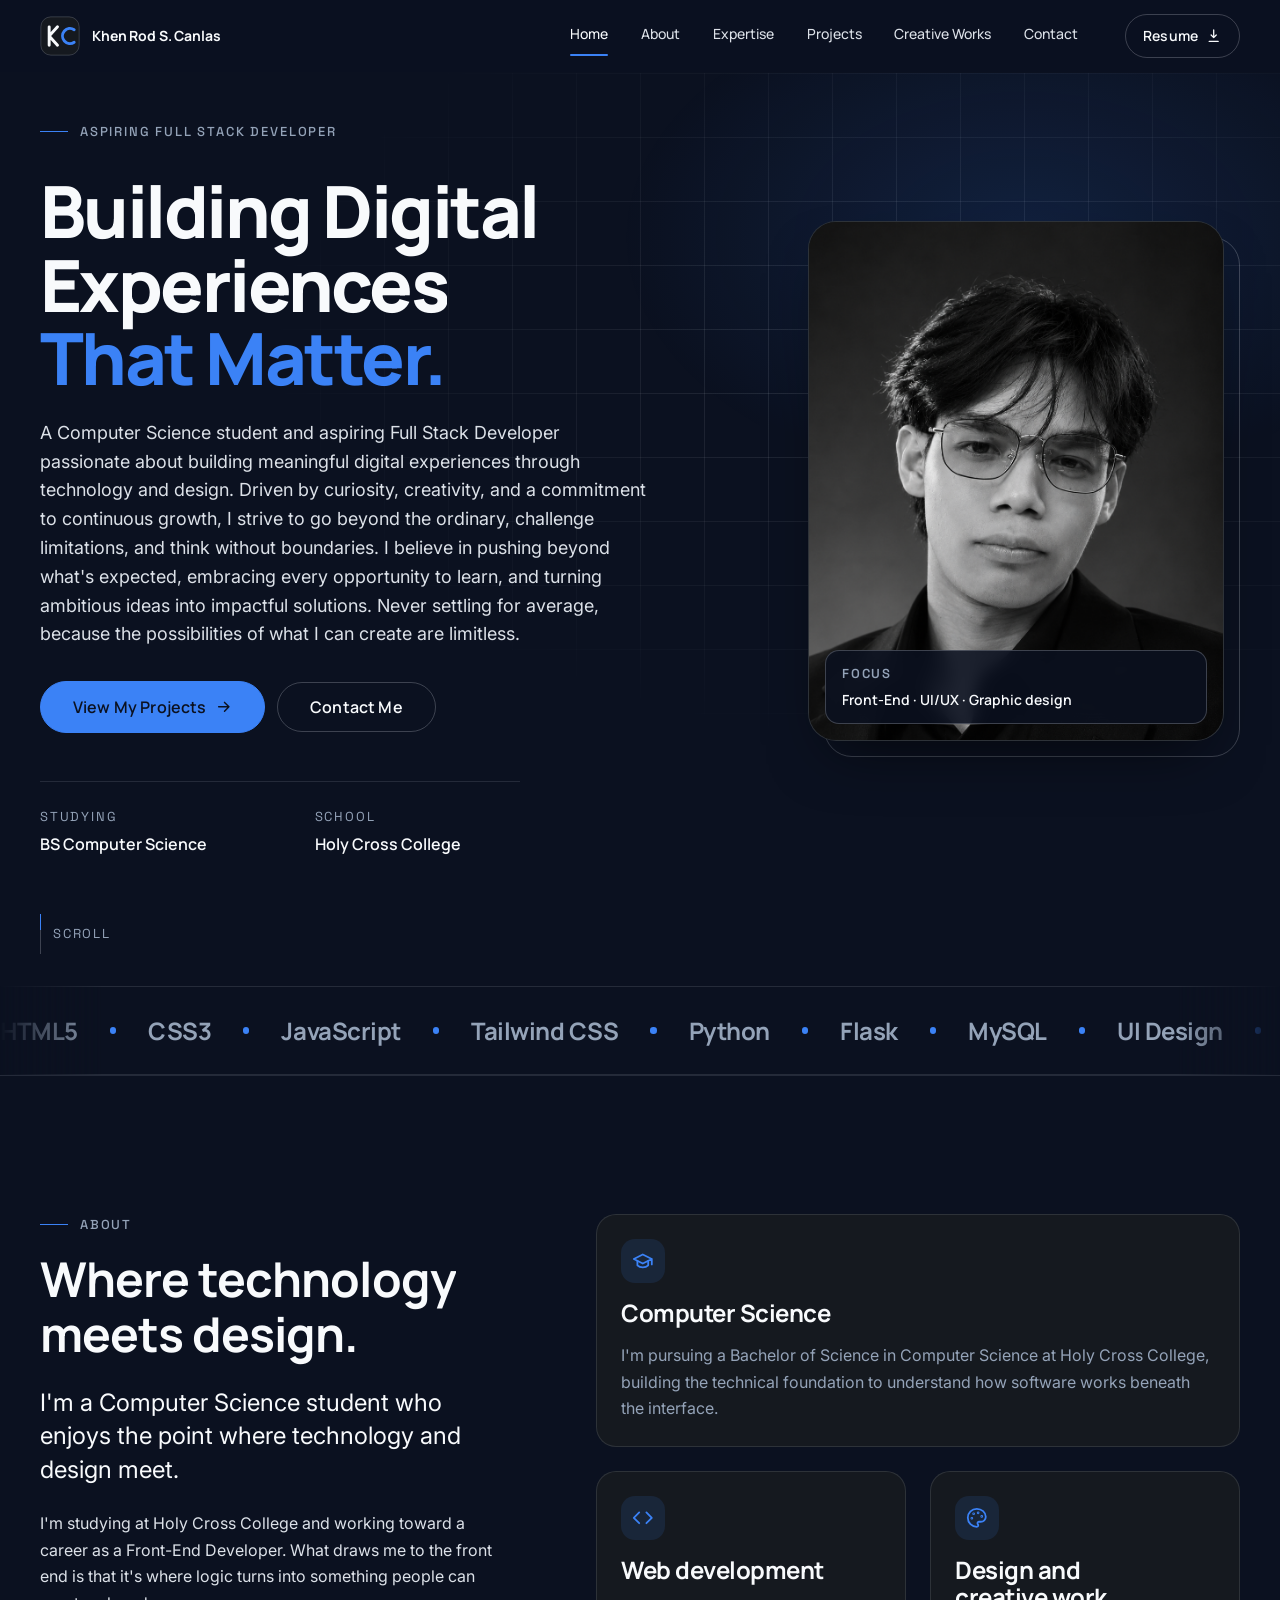
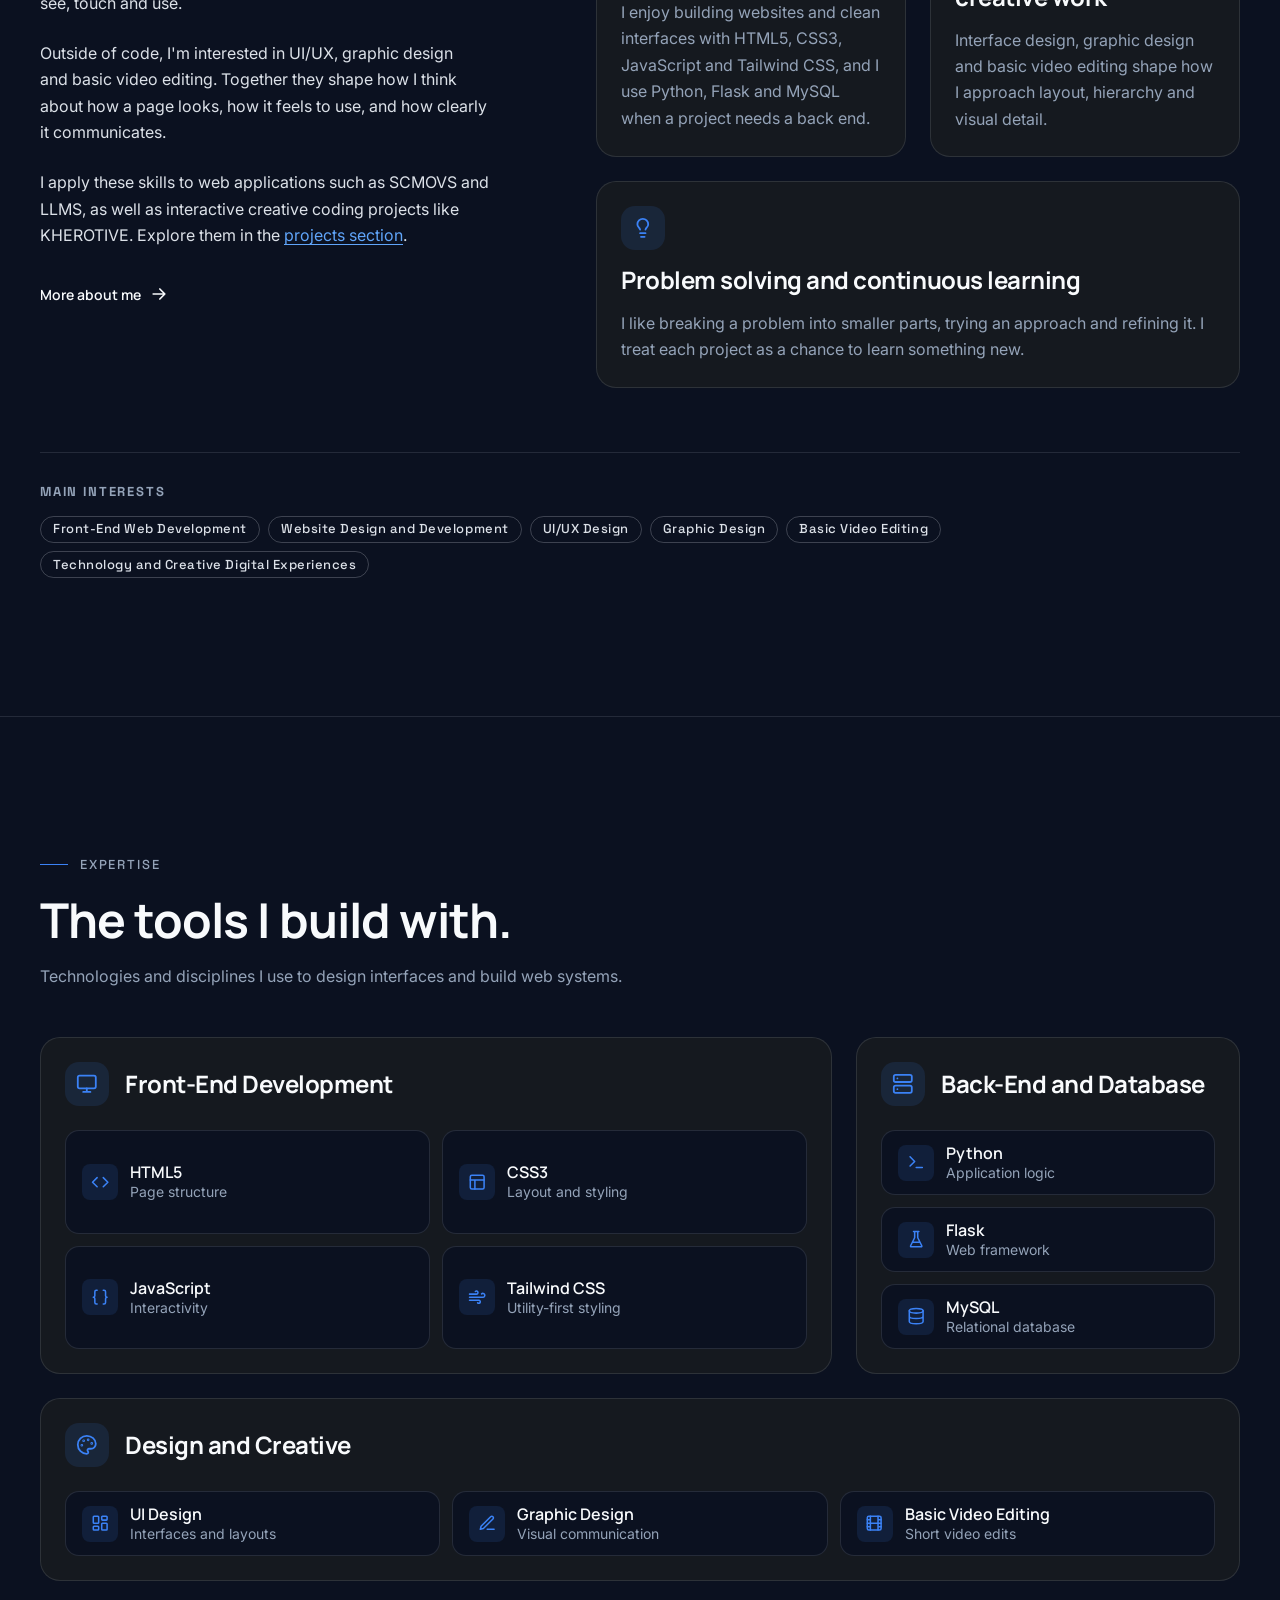
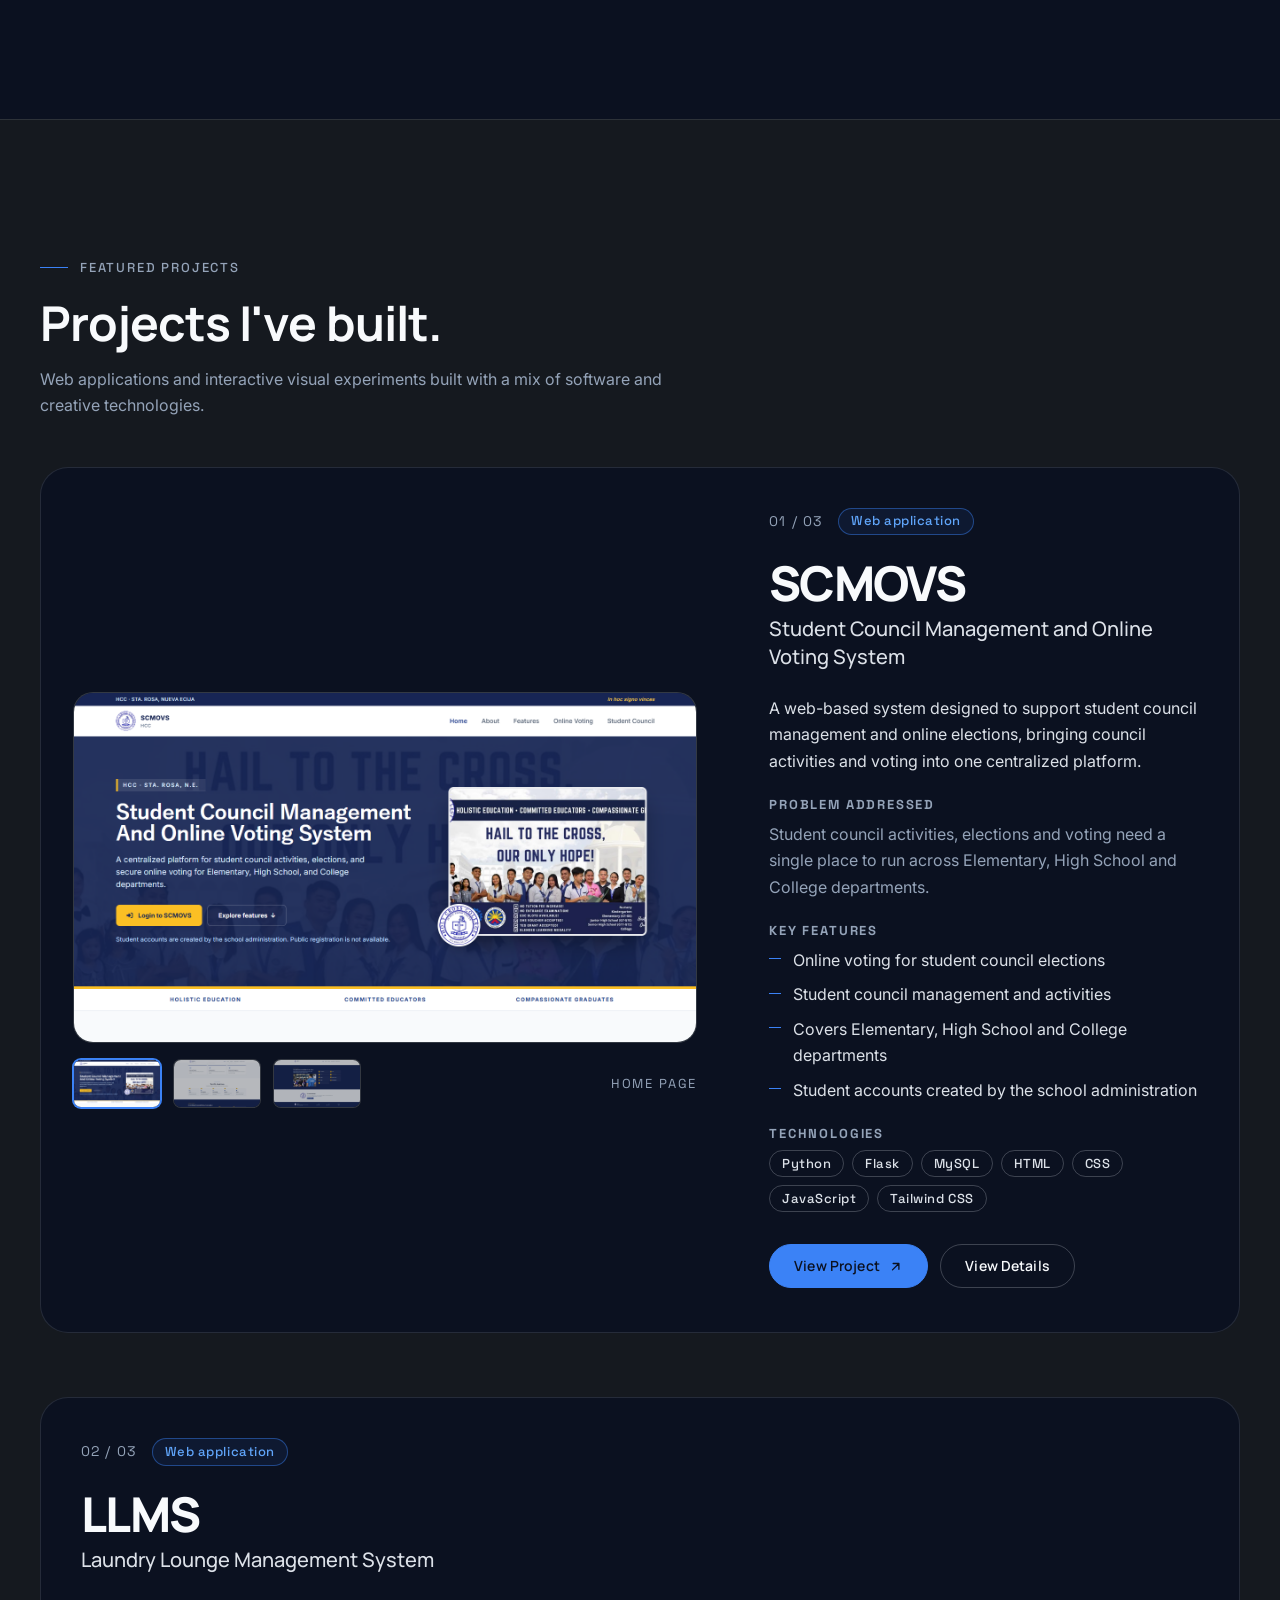
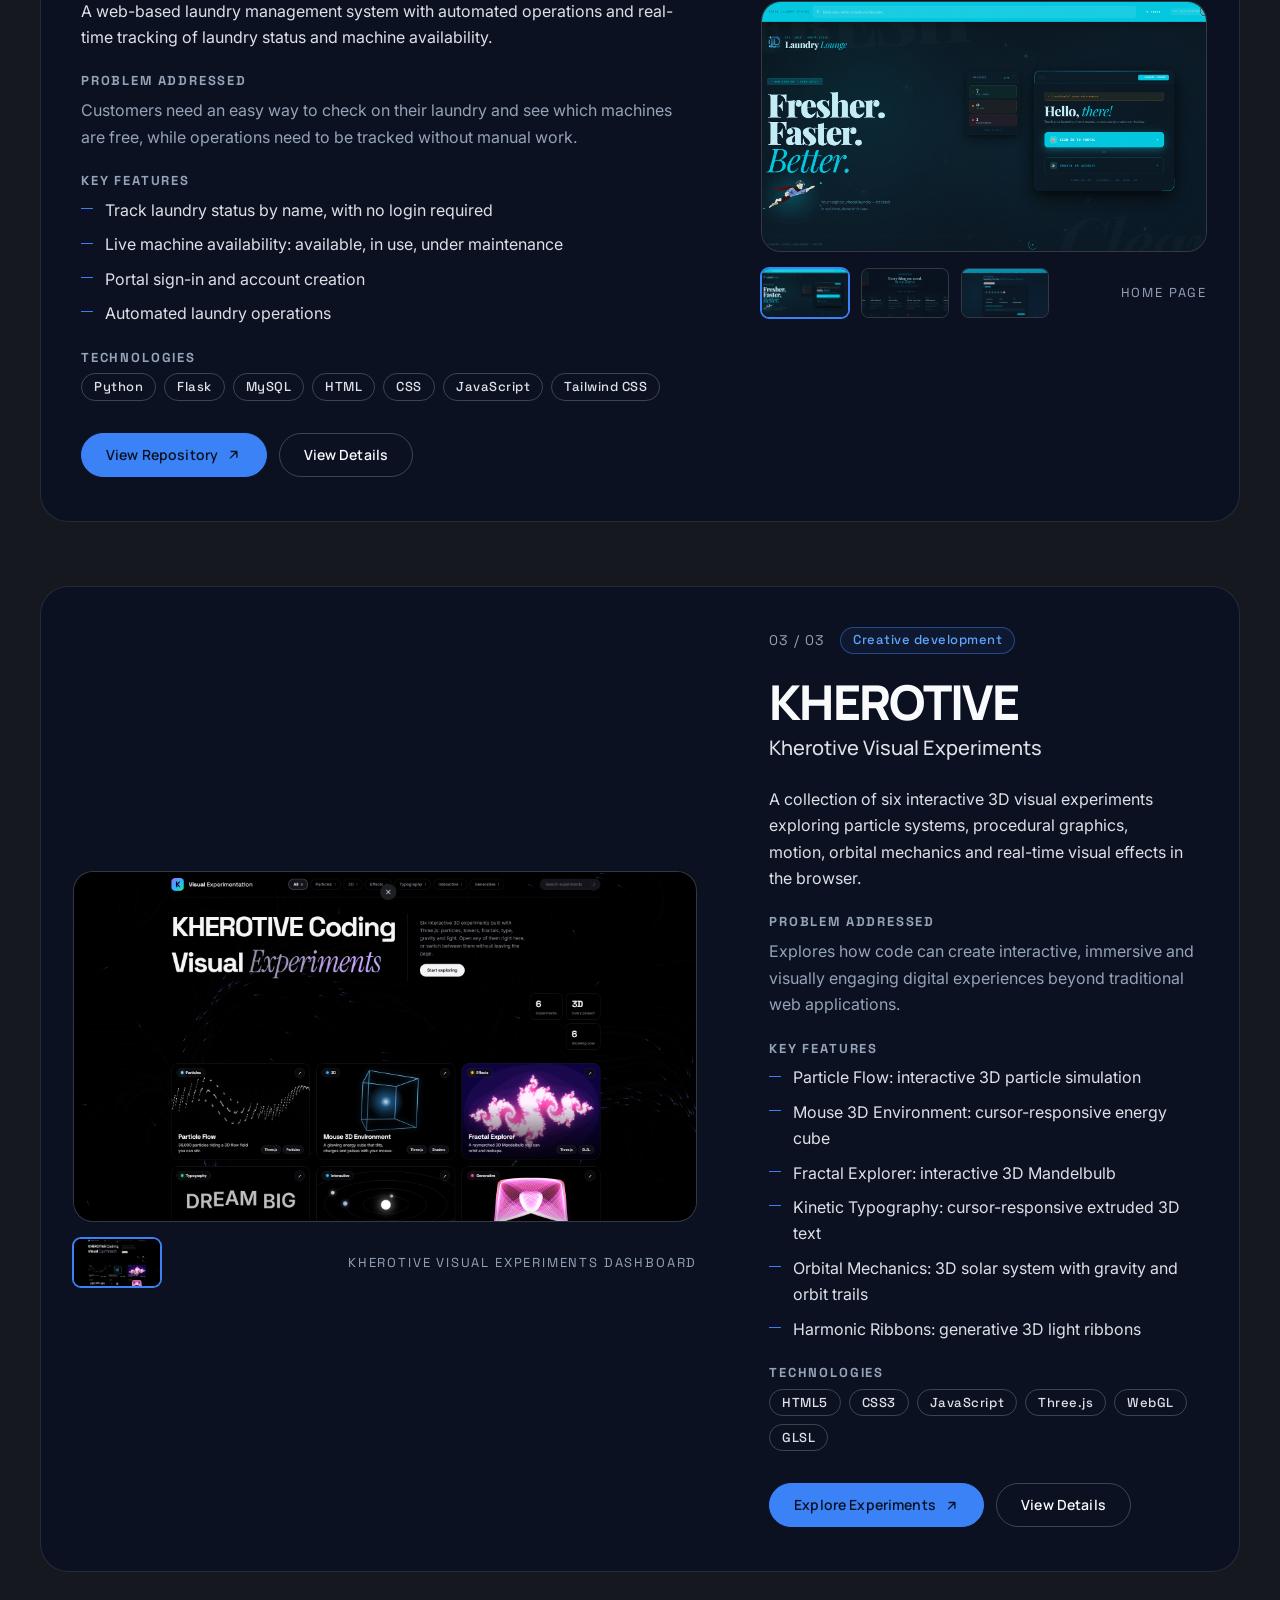
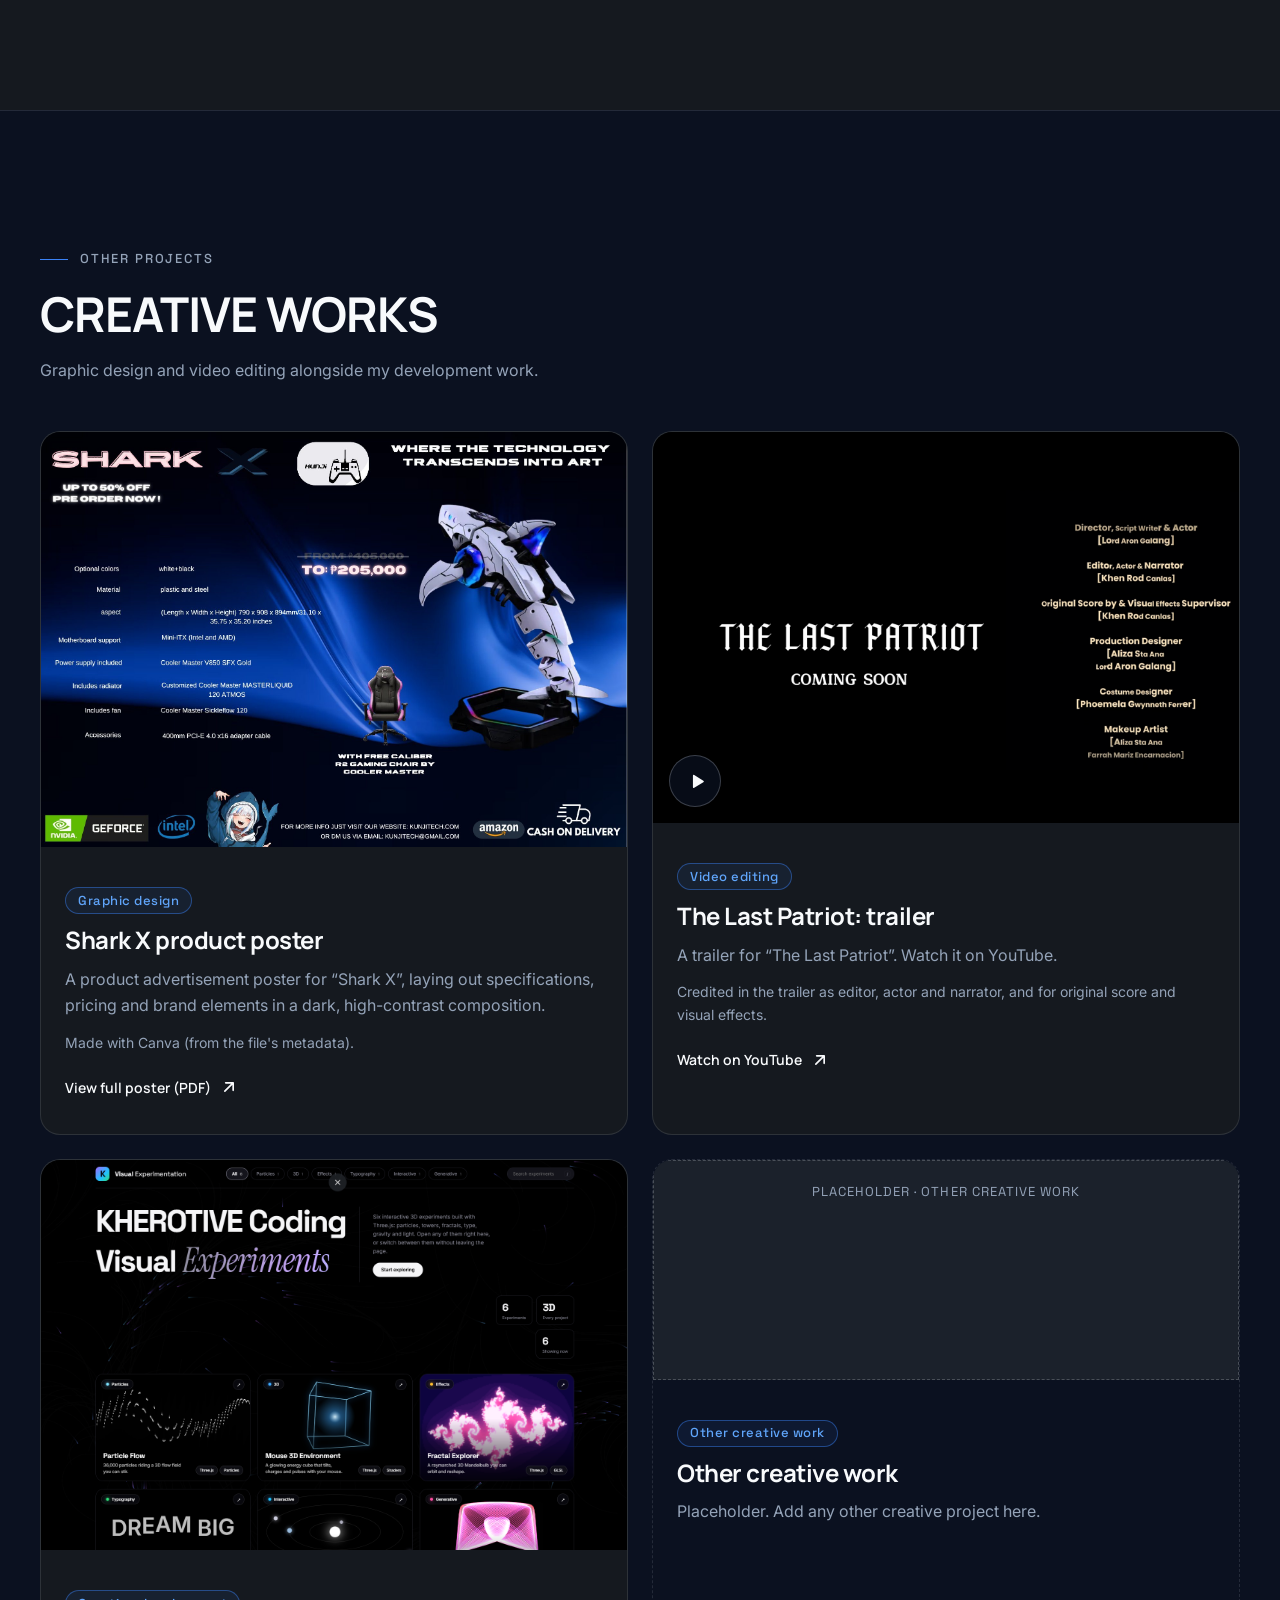
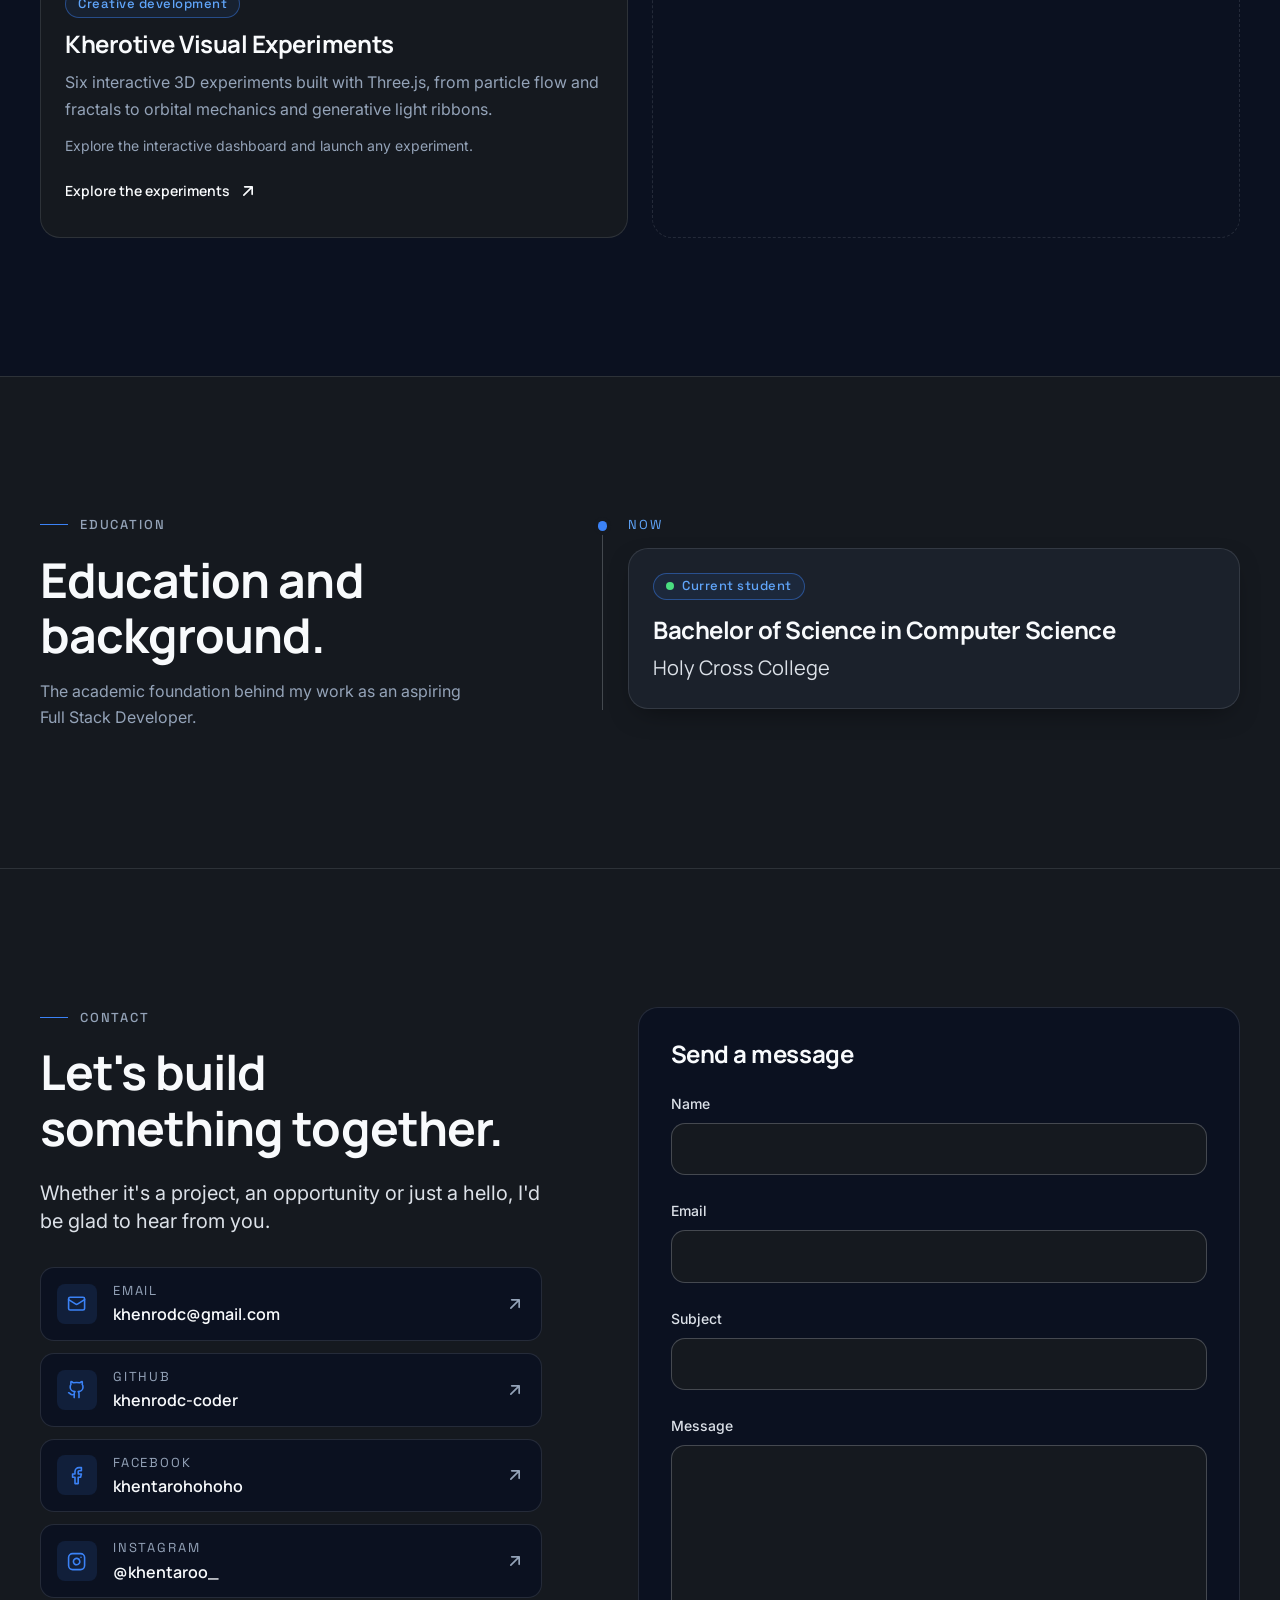
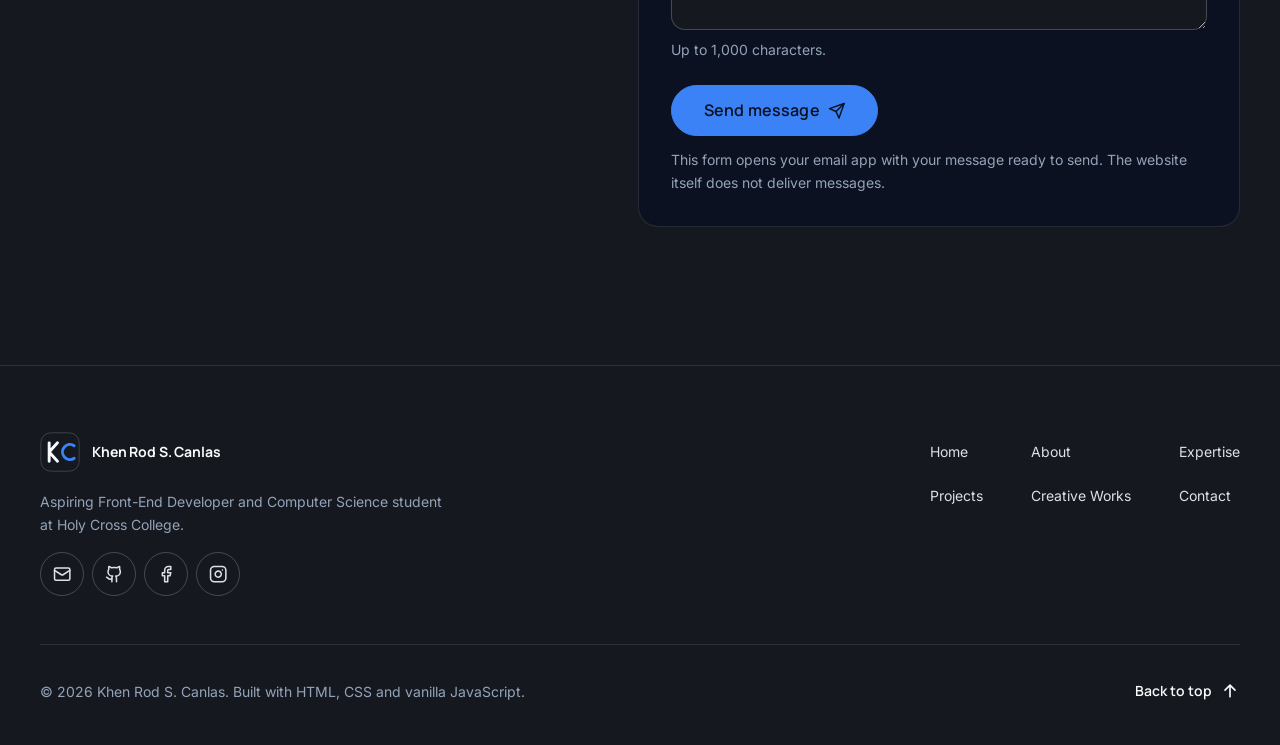
<file: index.html>
<!DOCTYPE html>
<html lang="en">
<head>
  <meta charset="UTF-8">
  <meta name="viewport" content="width=device-width, initial-scale=1">
  <meta name="theme-color" content="#0B1120">
  <title>Khen Rod S. Canlas · Aspiring Full Stack Developer</title>
  <meta name="description" content="Portfolio of Khen Rod S. Canlas, a Computer Science student and aspiring Front-End Developer.">
  <link rel="icon" href="favicon.ico" sizes="any">

  <script>if(!window.matchMedia("(prefers-reduced-motion: reduce)").matches){document.documentElement.classList.add("js-anim");setTimeout(function(){if(!window.__animReady)document.documentElement.classList.remove("js-anim")},4000)}</script>

  <link rel="preconnect" href="https://fonts.googleapis.com">
  <link rel="preconnect" href="https://fonts.gstatic.com" crossorigin>
  <link href="https://fonts.googleapis.com/css2?family=Inter:wght@400;500;600&family=Manrope:wght@500;600;700;800&family=Space+Grotesk:wght@400;500;600&display=swap" rel="stylesheet">

  <link rel="stylesheet" href="css/variables.css">
  <link rel="stylesheet" href="css/style.css">
  <link rel="stylesheet" href="css/responsive.css">
  <link rel="stylesheet" href="css/animations.css">
  <script src="js/contact.js" defer></script>
  <script src="js/navigation.js" defer></script>
  <script src="js/data/skills.js" defer></script>
  <script src="js/data/projects.js" defer></script>
  <script src="js/main.js" defer></script>
  <script src="js/animations.js" defer></script>
</head>
<body id="top" data-page="home" data-root="">
  <a class="skip-link" href="#main">Skip to content</a>

  <header id="site-header">
    <noscript><nav class="noscript-nav" aria-label="Primary"><a href="index.html">Home</a><a href="pages/about.html">About</a><a href="index.html#expertise">Expertise</a><a href="pages/projects.html">Projects</a><a href="index.html#creative-works">Creative Works</a><a href="pages/contact.html">Contact</a></nav></noscript>
  </header>

  <main id="main">
    <section class="hero" id="home" aria-labelledby="hero-title">
      <div class="hero__bg" aria-hidden="true"></div>

      <div class="container container--wide hero__inner">
        <div class="hero__content">
          <p class="eyebrow">Aspiring Full Stack Developer</p>

          <h1 class="display hero__title" id="hero-title">
            Building Digital Experiences <span class="text-accent">That&nbsp;Matter.</span>
          </h1>

          <p class="lead hero__lede">
            A Computer Science student and aspiring Full Stack Developer passionate about building meaningful digital experiences through technology and design. Driven by curiosity, creativity, and a commitment to continuous growth, I strive to go beyond the ordinary, challenge limitations, and think without boundaries. I believe in pushing beyond what's expected, embracing every opportunity to learn, and turning ambitious ideas into impactful solutions. Never settling for average, because the possibilities of what I can create are limitless.
          </p>

          <div class="cluster hero__actions">
            <a class="btn btn--primary btn--lg" href="#projects">
              View My Projects
              <svg class="icon-arrow" viewBox="0 0 24 24" fill="none" stroke="currentColor" stroke-width="2" stroke-linecap="round" stroke-linejoin="round" aria-hidden="true"><path d="M5 12h14M13 6l6 6-6 6"/></svg>
            </a>
            <a class="btn btn--secondary btn--lg" href="#contact">Contact Me</a>
          </div>

          <dl class="hero__facts">
            <div><dt class="stat-label">Studying</dt><dd>BS Computer Science</dd></div>
            <div><dt class="stat-label">School</dt><dd>Holy Cross College</dd></div>
          </dl>
        </div>

        <figure class="hero__visual">
          <span class="hero__outline" aria-hidden="true"></span>
          <div class="hero__frame">
            <!-- PROFILE PHOTO: assets/images/profile.png. To change it, overwrite that file (portrait works best) and update the alt text if you like. -->
            <img src="assets/images/profile.png" width="941" height="1672" alt="Portrait of Khen Rod S. Canlas" fetchpriority="high" decoding="async">
            <figcaption class="hero__badge">
              <span class="stat-label">Focus</span>
              <span>Front-End · UI/UX · Graphic design</span>
            </figcaption>
          </div>
        </figure>
      </div>

      <div class="container container--wide hero__scroll-wrap">
        <a class="hero__scroll" href="#about" aria-label="Scroll to the About section">
          <span class="hero__scroll-line" aria-hidden="true"></span>
          <span class="stat-label">Scroll</span>
        </a>
      </div>
    </section>
    <!-- Skills strip: rendered from js/data/skills.js by js/main.js -->
    <div class="marquee" role="group" aria-label="Technologies and disciplines I work with" data-marquee></div>

    <section class="section section--bordered about" id="about" aria-labelledby="about-title">
      <div class="container container--wide">
        <div class="about__grid">

          <div class="about__story">
            <span class="eyebrow">About</span>
            <h2 id="about-title">Where technology meets design.</h2>
            <p class="lead about__lead">I'm a Computer Science student who enjoys the point where technology and design meet.</p>
            <p class="text-soft">I'm studying at Holy Cross College and working toward a career as a Front-End Developer. What draws me to the front end is that it's where logic turns into something people can see, touch and use.</p>
            <p class="text-soft">Outside of code, I'm interested in UI/UX, graphic design and basic video editing. Together they shape how I think about how a page looks, how it feels to use, and how clearly it communicates.</p>
            <p class="text-soft">I apply these skills to web applications such as SCMOVS and LLMS, as well as interactive creative coding projects like KHEROTIVE. Explore them in the <a href="#projects">projects section</a>.</p>
            <a class="link-arrow" href="pages/about.html">More about me
              <svg class="icon" viewBox="0 0 24 24" fill="none" stroke="currentColor" stroke-width="2" stroke-linecap="round" stroke-linejoin="round" aria-hidden="true"><path d="M5 12h14M13 6l6 6-6 6"/></svg>
            </a>
          </div>

          <div class="bento about__cards">
            <article class="card card--interactive span-6">
              <span class="card__icon" aria-hidden="true"><svg viewBox="0 0 24 24" fill="none" stroke="currentColor" stroke-width="2" stroke-linecap="round" stroke-linejoin="round"><path d="M22 10v6M2 10l10-5 10 5-10 5z"/><path d="M6 12v5c3 3 9 3 12 0v-5"/></svg></span>
              <h3 class="card__title">Computer Science</h3>
              <p class="card__body">I'm pursuing a Bachelor of Science in Computer Science at Holy Cross College, building the technical foundation to understand how software works beneath the interface.</p>
            </article>
            <article class="card card--interactive span-3">
              <span class="card__icon" aria-hidden="true"><svg viewBox="0 0 24 24" fill="none" stroke="currentColor" stroke-width="2" stroke-linecap="round" stroke-linejoin="round"><path d="m16 18 6-6-6-6M8 6l-6 6 6 6"/></svg></span>
              <h3 class="card__title">Web development</h3>
              <p class="card__body">I enjoy building websites and clean interfaces with HTML5, CSS3, JavaScript and Tailwind CSS, and I use Python, Flask and MySQL when a project needs a back end.</p>
            </article>
            <article class="card card--interactive span-3">
              <span class="card__icon" aria-hidden="true"><svg viewBox="0 0 24 24" fill="none" stroke="currentColor" stroke-width="2" stroke-linecap="round" stroke-linejoin="round"><circle cx="13.5" cy="6.5" r=".5"/><circle cx="17.5" cy="10.5" r=".5"/><circle cx="8.5" cy="7.5" r=".5"/><circle cx="6.5" cy="12.5" r=".5"/><path d="M12 2C6.5 2 2 6.5 2 12s4.5 10 10 10c.926 0 1.648-.746 1.648-1.688 0-.437-.18-.835-.437-1.125-.29-.289-.438-.652-.438-1.125a1.64 1.64 0 0 1 1.668-1.668h1.996c3.051 0 5.555-2.503 5.555-5.554C21.965 6.012 17.461 2 12 2z"/></svg></span>
              <h3 class="card__title">Design and creative work</h3>
              <p class="card__body">Interface design, graphic design and basic video editing shape how I approach layout, hierarchy and visual detail.</p>
            </article>
            <article class="card card--interactive span-6">
              <span class="card__icon" aria-hidden="true"><svg viewBox="0 0 24 24" fill="none" stroke="currentColor" stroke-width="2" stroke-linecap="round" stroke-linejoin="round"><path d="M15 14c.2-1 .7-1.7 1.5-2.5 1-.9 1.5-2.2 1.5-3.5A6 6 0 0 0 6 8c0 1 .2 2.2 1.5 3.5.7.7 1.3 1.5 1.5 2.5M9 18h6M10 22h4"/></svg></span>
              <h3 class="card__title">Problem solving and continuous learning</h3>
              <p class="card__body">I like breaking a problem into smaller parts, trying an approach and refining it. I treat each project as a chance to learn something new.</p>
            </article>
          </div>
        </div>

        <div class="about__interests">
          <h3 class="stat-label">Main interests</h3>
          <ul class="tag-list" role="list">
            <li class="tag">Front-End Web Development</li>
            <li class="tag">Website Design and Development</li>
            <li class="tag">UI/UX Design</li>
            <li class="tag">Graphic Design</li>
            <li class="tag">Basic Video Editing</li>
            <li class="tag">Technology and Creative Digital Experiences</li>
          </ul>
        </div>
      </div>
    </section>
    <section class="section section--bordered" id="expertise" aria-labelledby="expertise-title">
      <div class="container container--wide">
        <div class="section__head">
          <span class="eyebrow">Expertise</span>
          <h2 id="expertise-title">The tools I build with.</h2>
          <p class="text-muted">Technologies and disciplines I use to design interfaces and build web systems.</p>
        </div>

        <!-- Rendered from js/data/skills.js by js/main.js -->
        <div class="bento skills" data-skills>
          <noscript>
            <p class="text-soft"><strong>Front-End Development:</strong> HTML5, CSS3, JavaScript, Tailwind CSS. <strong>Back-End and Database:</strong> Python, Flask, MySQL. <strong>Design and Creative:</strong> UI Design, Graphic Design, Basic Video Editing.</p>
          </noscript>
        </div>
      </div>
    </section>
    <section class="section section--alt section--bordered" id="projects" aria-labelledby="projects-title">
      <div class="container container--wide">
        <div class="section__head">
          <span class="eyebrow">Featured projects</span>
          <h2 id="projects-title">Projects I've built.</h2>
          <p class="text-muted">Web applications and interactive visual experiments built with a mix of software and creative technologies.</p>
        </div>

        <!-- Rendered from js/data/projects.js by js/main.js -->
        <div class="projects" data-projects>
          <noscript>
            <p class="text-soft"><strong>SCMOVS</strong>, <strong>LLMS</strong> and <strong>KHEROTIVE</strong>, spanning web applications and interactive 3D visual experiments. <a href="pages/projects.html">See project details</a>.</p>
          </noscript>
        </div>
      </div>
    </section>
    <section class="section section--bordered" id="creative-works" aria-labelledby="creative-title">
      <div class="container container--wide">
        <div class="section__head">
          <span class="eyebrow">Other Projects</span>
          <h2 id="creative-title">CREATIVE WORKS</h2>
          <p class="text-muted">Graphic design and video editing alongside my development work.</p>
        </div>

        <!-- Rendered from js/data/projects.js (window.PORTFOLIO_DATA.creative) by js/main.js -->
        <div class="bento creative" data-creative>
          <noscript>
            <p class="text-soft">Graphic design: <a href="assets/documents/shark-x-poster.pdf">Shark X poster (PDF)</a>. Video editing: <a href="https://youtu.be/njjmYIYRZmg">The Last Patriot trailer on YouTube</a>.</p>
          </noscript>
        </div>
      </div>
    </section>
    <section class="section section--alt section--bordered" id="education" aria-labelledby="education-title">
      <div class="container container--wide">
        <div class="education">
          <div class="education__intro">
            <span class="eyebrow">Education</span>
            <h2 id="education-title">Education and background.</h2>
            <p class="text-muted">The academic foundation behind my work as an aspiring Full Stack Developer.</p>
          </div>

          <!-- To edit: change the text below. Add dates here only when you want them shown. -->
          <ol class="timeline" role="list">
            <li class="timeline__item">
              <span class="timeline__when stat-label">Now</span>
              <article class="card card--raised education__card" aria-labelledby="education-degree">
                <span class="tag tag--accent education__status"><span class="education__dot" aria-hidden="true"></span>Current student</span>
                <h3 class="card__title" id="education-degree">Bachelor of Science in Computer Science</h3>
                <p class="education__school">Holy Cross College</p>
              </article>
            </li>
          </ol>
        </div>
      </div>
    </section>
    <section class="section section--alt section--bordered" id="contact" aria-labelledby="contact-title">
      <div class="container container--wide">
        <div class="contact">
          <div class="contact__intro">
            <span class="eyebrow">Contact</span>
            <h2 id="contact-title">Let's build something together.</h2>
            <p class="lead">Whether it's a project, an opportunity or just a hello, I'd be glad to hear from you.</p>

            <!-- Rendered from js/contact.js (edit your details there) -->
            <ul class="contact-links" role="list" aria-label="Ways to reach me" data-contact-links></ul>
            <noscript>
              <p class="text-soft">Email: <a href="mailto:khenrodc@gmail.com">khenrodc@gmail.com</a>. <a href="https://github.com/khenrodc-coder">GitHub</a>, <a href="https://www.facebook.com/khentarohohoho">Facebook</a>, <a href="https://www.instagram.com/khentaroo_/">Instagram</a>.</p>
            </noscript>
          </div>

          <form class="contact-form card card--raised" data-contact-form novalidate
                action="mailto:khenrodc@gmail.com" method="post" enctype="text/plain" aria-labelledby="form-title">
            <h3 class="card__title" id="form-title">Send a message</h3>

            <div class="field">
              <label class="field__label" for="cf-name">Name</label>
              <input class="field__control" id="cf-name" name="name" type="text" autocomplete="name" required aria-describedby="cf-name-error">
              <span class="field__error" id="cf-name-error"></span>
            </div>

            <div class="field">
              <label class="field__label" for="cf-email">Email</label>
              <input class="field__control" id="cf-email" name="email" type="email" autocomplete="email" inputmode="email" required aria-describedby="cf-email-error">
              <span class="field__error" id="cf-email-error"></span>
            </div>

            <div class="field">
              <label class="field__label" for="cf-subject">Subject</label>
              <input class="field__control" id="cf-subject" name="subject" type="text" autocomplete="off" required aria-describedby="cf-subject-error">
              <span class="field__error" id="cf-subject-error"></span>
            </div>

            <div class="field">
              <label class="field__label" for="cf-message">Message</label>
              <textarea class="field__control" id="cf-message" name="message" rows="6" maxlength="1000" required aria-describedby="cf-message-hint cf-message-error"></textarea>
              <span class="field__hint" id="cf-message-hint">Up to 1,000 characters.</span>
              <span class="field__error" id="cf-message-error"></span>
            </div>

            <!-- Spam trap for when a form service is connected: real visitors never see this -->
            <div class="hp" aria-hidden="true">
              <label>Company <input type="text" name="company" tabindex="-1" autocomplete="off"></label>
            </div>

            <div class="form-status" data-form-status role="status" aria-live="polite" hidden></div>

            <div class="contact-form__actions">
              <button class="btn btn--primary btn--lg" type="submit">
                Send message
                <svg class="icon" viewBox="0 0 24 24" fill="none" stroke="currentColor" stroke-width="2" stroke-linecap="round" stroke-linejoin="round" aria-hidden="true"><path d="m22 2-7 20-4-9-9-4Z"/><path d="M22 2 11 13"/></svg>
              </button>
              <p class="field__hint" data-mode-note>This form opens your email app with your message ready to send. The website itself does not deliver messages.</p>
            </div>
          </form>
        </div>
      </div>
    </section>
  </main>

  <footer id="site-footer"></footer>
</body>
</html>
</file>
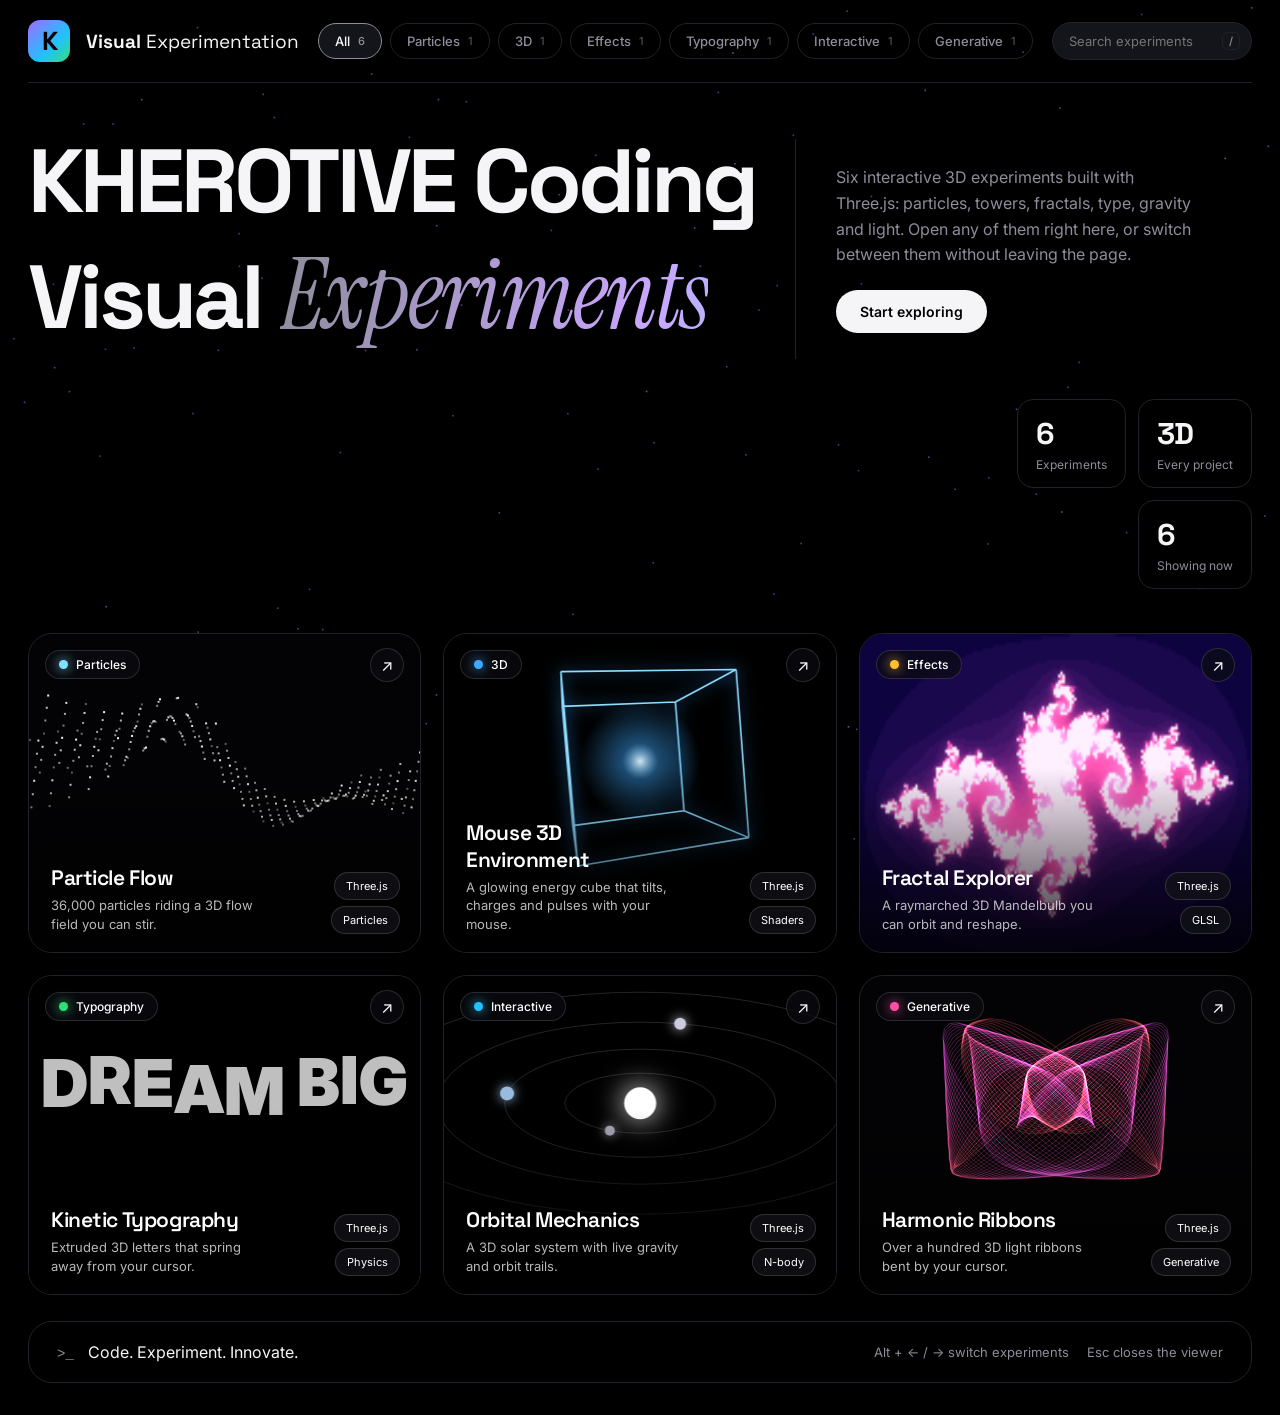
<file: visual-experiments/index.html>
<!DOCTYPE html>
<html lang="en">
<head>
<meta charset="UTF-8">
<meta name="viewport" content="width=device-width, initial-scale=1">
<title>KHEROTIVE Coding — Visual Experiments</title>
<link href="https://fonts.googleapis.com/css2?family=Space+Grotesk:wght@400;500;600;700&family=Instrument+Serif:ital@0;1&family=Inter:wght@400;500;600&display=swap" rel="stylesheet">
<style>
:root{--bg:#000;--card:#050507;--line:#212129;--tx:#f5f5f7;--mu:#8d8d9b;--chip:#14141b;--bgrgb:0,0,0;color-scheme:dark}
[data-theme=light]{--bg:#f3f3ef;--card:#fff;--line:#dadad3;--tx:#0e0e12;--mu:#62626e;--chip:#ebebe6;--bgrgb:243,243,239;color-scheme:light}
*{box-sizing:border-box;margin:0}
html{scroll-behavior:smooth}
body{background:var(--bg);color:var(--tx);font-family:Inter,system-ui,sans-serif;min-height:100vh;transition:background .4s,color .4s}
#bg{position:fixed;inset:0;width:100%;height:100%;z-index:0;pointer-events:none}
.wrap{position:relative;z-index:1;max-width:1480px;margin:0 auto;padding:0 28px 32px}
:focus-visible{outline:2px solid #a06bff;outline-offset:3px}
nav{display:flex;align-items:center;gap:18px;padding:20px 0;border-bottom:1px solid var(--line);flex-wrap:wrap}
.brand{display:flex;align-items:center;gap:16px;font:400 19px 'Space Grotesk';white-space:nowrap}
.brand b{font-weight:700}
.logo{width:42px;height:42px;display:grid;place-items:center;border-radius:12px;font:700 26px 'Space Grotesk';letter-spacing:-2px;background:linear-gradient(135deg,#a06bff,#22c1ff 60%,#2fe07a);color:#050507}
.tabs{display:flex;gap:8px;flex-wrap:wrap;margin:0 auto}
.tab{font:500 13px Inter;color:var(--mu);background:transparent;border:1px solid var(--line);border-radius:99px;padding:9px 16px;cursor:pointer;transition:.2s;display:flex;gap:8px;align-items:center}
.tab:hover{color:var(--tx);background:var(--chip)}
.tab.on{color:var(--tx);background:var(--chip);border-color:var(--mu)}
.tab small{font-size:11px;opacity:.55}
.tools{display:flex;gap:10px;align-items:center}
.search{position:relative}
.search input{width:200px;font:400 13px Inter;color:var(--tx);background:var(--chip);border:1px solid var(--line);border-radius:99px;padding:10px 40px 10px 16px;transition:.2s}
.search input:focus{width:260px;border-color:var(--mu);outline:0}
.search kbd{position:absolute;right:12px;top:50%;transform:translateY(-50%);font:500 11px Inter;color:var(--mu);border:1px solid var(--line);border-radius:6px;padding:1px 6px}
#theme{display:none}.ibtn{width:40px;height:40px;border-radius:50%;border:1px solid var(--line);background:transparent;color:var(--tx);cursor:pointer;font-size:16px}
.ibtn:hover{background:var(--chip)}
header{display:flex;align-items:center;gap:40px;padding:56px 0 44px;flex-wrap:wrap}
h1{font:700 clamp(44px,7vw,92px)/.95 'Space Grotesk';letter-spacing:-.045em;padding-right:40px;border-right:1px solid var(--line)}
h1 span{display:block;margin-top:6px}
h1 i{font:italic 400 1.1em 'Instrument Serif',serif;letter-spacing:-.02em;background:linear-gradient(100deg,var(--mu),#c9a6ff 35%,#7fe3ff 65%,var(--mu));background-size:250% 100%;-webkit-background-clip:text;background-clip:text;color:transparent;animation:sheen 7s ease-in-out infinite alternate}
@keyframes sheen{to{background-position:100% 0}}
.intro{max-width:360px}
.intro p{color:var(--mu);line-height:1.6;font-size:16px}
.cta{margin-top:22px;display:flex;gap:12px;align-items:center;flex-wrap:wrap}
.go{font:600 14px Inter;color:var(--bg);background:var(--tx);border:0;border-radius:99px;padding:13px 24px;cursor:pointer;transition:transform .2s}
.go:hover{transform:scale(1.04)}
.stats{margin-left:auto;display:flex;gap:12px;flex-wrap:wrap;max-width:360px;justify-content:flex-end}
.stats div{border:1px solid var(--line);background:rgba(var(--bgrgb),.55);backdrop-filter:blur(10px);border-radius:16px;padding:14px 18px;min-width:104px}
.stats b{display:block;font:700 30px 'Space Grotesk';letter-spacing:-.04em}
.stats span{font-size:12px;color:var(--mu)}
.grid{display:grid;grid-template-columns:repeat(3,1fr);gap:22px}
.card{--mx:50%;--my:50%;position:relative;display:block;height:320px;border:1px solid var(--line);border-radius:24px;overflow:hidden;background:var(--card);color:inherit;text-decoration:none;transition:transform .35s cubic-bezier(.2,.8,.2,1),border-color .3s,box-shadow .35s;animation:rise .8s cubic-bezier(.2,.8,.2,1) both;animation-delay:calc(var(--i)*90ms + 250ms)}
@keyframes rise{from{opacity:0;transform:translateY(34px)}}
.card:hover{transform:translateY(-6px);border-color:var(--c);box-shadow:0 24px 60px -24px var(--c)}
.card.hide{display:none}
.card canvas{position:absolute;inset:0;width:100%;height:100%;transition:transform .6s}
.card:hover canvas{transform:scale(1.05)}
.card::before{content:"";position:absolute;inset:0;z-index:1;pointer-events:none;opacity:0;transition:opacity .3s;background:radial-gradient(260px circle at var(--mx) var(--my),color-mix(in srgb,var(--c) 28%,transparent),transparent 70%)}
.card:hover::before{opacity:1}
.card::after{content:"";position:absolute;inset:0;background:linear-gradient(transparent 42%,rgba(0,0,0,.82));pointer-events:none}
.badge{position:absolute;top:16px;left:16px;z-index:3;display:flex;align-items:center;gap:8px;background:rgba(12,12,18,.7);backdrop-filter:blur(10px);border:1px solid #ffffff22;color:#fff;border-radius:99px;padding:6px 13px;font-size:12px;font-weight:500}
.badge::before{content:"";width:9px;height:9px;border-radius:50%;background:var(--c);box-shadow:0 0 12px var(--c)}
.open{position:absolute;top:14px;right:16px;z-index:3;width:34px;height:34px;display:grid;place-items:center;border-radius:50%;background:rgba(12,12,18,.7);border:1px solid #ffffff22;color:#fff;transition:.3s}
.card:hover .open{background:var(--c);color:#000;transform:rotate(45deg)}
.meta{position:absolute;left:22px;right:20px;bottom:18px;z-index:3;display:flex;justify-content:space-between;align-items:flex-end;gap:12px;color:#fff}
.meta h3{font:600 21px 'Space Grotesk';letter-spacing:-.02em}
.meta p{font-size:13px;opacity:.72;margin-top:5px;max-width:240px;line-height:1.45}
.chips{display:flex;gap:6px;flex-wrap:wrap;justify-content:flex-end}
.chips span{font-size:11px;background:rgba(18,18,24,.78);border:1px solid #ffffff24;border-radius:99px;padding:6px 11px}
.empty{grid-column:1/-1;text-align:center;padding:80px 0;color:var(--mu)}
.empty button{margin-top:14px;font:500 13px Inter;color:var(--tx);background:var(--chip);border:1px solid var(--line);border-radius:99px;padding:9px 18px;cursor:pointer}
footer{margin-top:26px;border:1px solid var(--line);border-radius:24px;padding:20px 28px;display:flex;justify-content:space-between;align-items:center;gap:14px;flex-wrap:wrap;background:rgba(var(--bgrgb),.6);backdrop-filter:blur(10px)}
footer code{font:500 14px monospace;color:var(--mu);margin-right:14px}
.fk{display:flex;gap:18px;color:var(--mu);font-size:13px}
.viewer{position:fixed;inset:0;z-index:50;background:var(--bg);display:none;flex-direction:column}
.viewer.on{display:flex;animation:fade .3s}
@keyframes fade{from{opacity:0}}
.vbar{display:flex;align-items:center;gap:12px;padding:12px 18px;border-bottom:1px solid var(--line);background:var(--card)}
.vb{font:500 13px Inter;color:var(--tx);background:var(--chip);border:1px solid var(--line);border-radius:99px;padding:8px 16px;cursor:pointer;text-decoration:none;white-space:nowrap}
.vb:hover{border-color:var(--mu)}
.vtabs{display:flex;gap:8px;overflow-x:auto;flex:1;scrollbar-width:none}
.vtabs button{font:500 12px Inter;color:var(--mu);background:transparent;border:1px solid var(--line);border-radius:99px;padding:8px 14px;cursor:pointer;white-space:nowrap;display:flex;align-items:center;gap:7px}
.vtabs button::before{content:"";width:8px;height:8px;border-radius:50%;background:var(--c)}
.vtabs button.on{color:var(--tx);background:var(--chip);border-color:var(--c)}
.vframe{position:relative;flex:1}
.vframe iframe{position:absolute;inset:0;width:100%;height:100%;border:0;background:#000}
.vload{position:absolute;inset:0;display:grid;place-items:center;color:var(--mu);font:500 13px Inter;pointer-events:none;transition:opacity .3s}
.vload.off{opacity:0}
@media(max-width:1100px){.grid{grid-template-columns:repeat(2,1fr)}.stats{margin-left:0;justify-content:flex-start}h1{border:0;padding:0}.tabs{order:3;margin:0;width:100%}.tools{margin-left:auto}}
@media(max-width:640px){.grid{grid-template-columns:1fr}.wrap{padding:0 16px 24px}.search input,.search input:focus{width:130px}.card{height:290px}}
@media(prefers-reduced-motion:reduce){*,::before,::after{animation:none!important;transition:none!important}}
</style>
</head>
<body>
<canvas id="bg"></canvas>
<div class="wrap">
<nav>
 <div class="brand"><span class="logo">K</span><span><b>Visual</b> Experimentation</span></div>
 <div class="tabs" id="tabs" role="tablist" aria-label="Filter experiments"></div>
 <div class="tools"><label class="search"><input id="q" type="search" placeholder="Search experiments" aria-label="Search experiments"><kbd>/</kbd></label><button class="ibtn" id="theme" aria-label="Toggle light or dark theme">☀</button></div>
</nav>
<header>
 <h1>KHEROTIVE Coding<span>Visual <i>Experiments</i></span></h1>
 <div class="intro"><p>Six interactive 3D experiments built with Three.js: particles, towers, fractals, type, gravity and light. Open any of them right here, or switch between them without leaving the page.</p>
  <div class="cta"><button class="go" id="launch">Start exploring</button></div></div>
 <div class="stats"><div><b>6</b><span>Experiments</span></div><div><b>3D</b><span>Every project</span></div><div><b id="live">0</b><span>Showing now</span></div></div>
</header>
<main class="grid" id="grid"></main>
<footer><div><code>&gt;_</code>Code. Experiment. Innovate.</div><div class="fk"><span>Alt + ← / → switch experiments</span><span>Esc closes the viewer</span></div></footer>
</div>

<div class="viewer" id="viewer" role="dialog" aria-label="Experiment viewer">
 <div class="vbar"><button class="vb" id="vclose">← Dashboard</button><div class="vtabs" id="vtabs"></div>
  <button class="vb" id="vprev" aria-label="Previous experiment">←</button><button class="vb" id="vnext" aria-label="Next experiment">→</button>
  <a class="vb" id="vnew" target="_blank" rel="noopener">Open in tab ↗</a><button class="vb" id="vfs">Fullscreen</button></div>
 <div class="vframe"><iframe id="vif" allow="microphone; fullscreen; autoplay" title="Experiment"></iframe><div class="vload" id="vload">Loading experiment…</div></div>
</div>

<script>
const $=s=>document.querySelector(s);
const P=[
{id:'particle-flow',href:'experiments/particle-flow/index.html',name:'Particle Flow',cat:'Particles',c:'#7fe3ff',art:'flow',d:'36,000 particles riding a 3D flow field you can stir.',t:['Three.js','Particles']},
{id:'mouse-3d-environment',href:'experiments/mouse-3d-environment/index.html',name:'Mouse 3D Environment',cat:'3D',c:'#3fa9ff',art:'cube',d:'A glowing energy cube that tilts, charges and pulses with your mouse.',t:['Three.js','Shaders']},
{id:'fractal-explorer',href:'experiments/fractal-explorer/index.html',name:'Fractal Explorer',cat:'Effects',c:'#ffbf2e',art:'fractal',d:'A raymarched 3D Mandelbulb you can orbit and reshape.',t:['Three.js','GLSL']},
{id:'kinetic-typography',href:'experiments/kinetic-typography/index.html',name:'Kinetic Typography',cat:'Typography',c:'#2fe07a',art:'type',d:'Extruded 3D letters that spring away from your cursor.',t:['Three.js','Physics']},
{id:'orbital-mechanics',href:'experiments/orbital-mechanics/index.html',name:'Orbital Mechanics',cat:'Interactive',c:'#22c1ff',art:'orbit',d:'A 3D solar system with live gravity and orbit trails.',t:['Three.js','N-body']},
{id:'harmonic-ribbons',href:'experiments/harmonic-ribbons/index.html',name:'Harmonic Ribbons',cat:'Generative',c:'#ff4fa3',art:'ribbon',d:'Over a hundred 3D light ribbons bent by your cursor.',t:['Three.js','Generative']}];
const grid=$('#grid');
grid.innerHTML=P.map((p,i)=>`<a class="card" style="--c:${p.c};--i:${i}" href="${p.href}" data-i="${i}"><canvas data-art="${p.art}"></canvas><span class="badge">${p.cat}</span><span class="open">↗</span><div class="meta"><div><h3>${p.name}</h3><p>${p.d}</p></div><div class="chips">${p.t.map(t=>`<span>${t}</span>`).join('')}</div></div></a>`).join('')+'<div class="empty" id="empty" hidden>No experiments match your search.<br><button id="clr">Clear search and filters</button></div>';
// filters + search
let F='all',Q='';
const cats=['all',...new Set(P.map(p=>p.cat))];
$('#tabs').innerHTML=cats.map(c=>`<button class="tab${c==='all'?' on':''}" data-f="${c}" role="tab">${c==='all'?'All':c}<small>${c==='all'?P.length:P.filter(p=>p.cat===c).length}</small></button>`).join('');
function apply(){let n=0;document.querySelectorAll('.card').forEach(el=>{const p=P[el.dataset.i],m=(F==='all'||p.cat===F)&&(p.name+p.d+p.cat+p.t.join(' ')).toLowerCase().includes(Q);el.classList.toggle('hide',!m);n+=m});
 $('#live').textContent=n;$('#empty').hidden=n>0;document.querySelectorAll('.tab').forEach(t=>t.classList.toggle('on',t.dataset.f===F))}
$('#tabs').onclick=e=>{const b=e.target.closest('.tab');if(b){F=b.dataset.f;apply()}};
$('#q').oninput=e=>{Q=e.target.value.trim().toLowerCase();apply()};
$('#clr').onclick=()=>{F='all';Q='';$('#q').value='';apply()};
addEventListener('keydown',e=>{if(e.key==='/'&&document.activeElement.tagName!=='INPUT'&&cur<0){e.preventDefault();$('#q').focus()}});
apply();
// theme
const root=document.documentElement,tb=$('#theme');
function setTheme(l){root.dataset.theme=l?'light':'';tb.textContent=l?'☾':'☀';try{localStorage.setItem('kv-theme',l?'l':'d')}catch(e){}}
tb.onclick=()=>setTheme(root.dataset.theme!=='light');

// card spotlight
grid.addEventListener('pointermove',e=>{const c=e.target.closest('.card');if(!c)return;const r=c.getBoundingClientRect();c.style.setProperty('--mx',e.clientX-r.left+'px');c.style.setProperty('--my',e.clientY-r.top+'px');c._m=[e.clientX-r.left,e.clientY-r.top]});
grid.addEventListener('pointerleave',()=>document.querySelectorAll('.card').forEach(c=>c._m=null),true);
// card previews
const arts={
 flow(x,w,h,t,m){x.fillStyle='rgba(0,0,0,.25)';x.fillRect(0,0,w,h);x.fillStyle='#fff';for(let i=0;i<280;i++){const u=i/280*w,k=m?Math.max(0,1-Math.abs(u-m[0])/120)*(m[1]-h*.45)*.3:0,y=h*.42+Math.sin(u/60+t*1.5+i%7*.15)*h*.14+Math.sin(u/25-t)*h*.05+((i*37)%40-20)*(1+Math.sin(t+u/90))+k;x.globalAlpha=.35+.65*((i*13)%10)/10;x.fillRect(u,y,2,2)}x.globalAlpha=1},
 cube(x,w,h,t,m){x.fillStyle='#000';x.fillRect(0,0,w,h);const s=70,a=t*(m?1.6:1),pr=[];for(let i=0;i<8;i++){const q=[i&1?1:-1,i&2?1:-1,i&4?1:-1];let y=q[1]*Math.cos(a)-q[2]*Math.sin(a),z=q[1]*Math.sin(a)+q[2]*Math.cos(a),X=q[0]*Math.cos(a*.8)+z*Math.sin(a*.8),Z=-q[0]*Math.sin(a*.8)+z*Math.cos(a*.8),f=300/(300+Z*s);pr.push([w/2+X*s*f,h*.4+y*s*f])}
  x.strokeStyle='#8fdcff';x.lineWidth=1.6;x.shadowColor='#2f9bff';x.shadowBlur=16;x.beginPath();for(let i=0;i<8;i++)for(let j=i+1;j<8;j++){const d=i^j;if(d==1||d==2||d==4){x.moveTo(...pr[i]);x.lineTo(...pr[j])}}x.stroke();x.shadowBlur=0;const gr=x.createRadialGradient(w/2,h*.4,0,w/2,h*.4,60);gr.addColorStop(0,'rgba(220,245,255,.95)');gr.addColorStop(.3,'rgba(63,169,255,.45)');gr.addColorStop(1,'rgba(63,169,255,0)');x.fillStyle=gr;x.fillRect(0,0,w,h)},
 fractal(x,w,h,t,m,c){if(!c._i){const W=170,H=110,im=x.createImageData(W,H);for(let py=0;py<H;py++)for(let px=0;px<W;px++){let a=(px/W-.5)*3.4,b=(py/H-.5)*2.2,n=0;while(a*a+b*b<4&&n<60){[a,b]=[a*a-b*b-.8,2*a*b+.156];n++}const k=(py*W+px)*4,v=n/60;im.data[k]=255*Math.min(1,v*3);im.data[k+1]=240*v;im.data[k+2]=255*Math.sqrt(v)+30;im.data[k+3]=255}const o=document.createElement('canvas');o.width=W;o.height=H;o.getContext('2d').putImageData(im,0,0);c._i=o}x.drawImage(c._i,0,0,w,h)},
 type(x,w,h,t,m){x.fillStyle='#000';x.fillRect(0,0,w,h);x.font='900 66px Inter';let px=w/2-x.measureText('DREAM BIG').width/2;[...'DREAM BIG'].forEach(ch=>{const q=x.measureText(ch).width,f=m?Math.max(0,1-Math.abs(m[0]-(px+q/2))/110):0;x.save();x.translate(px+q/2,h*.42+Math.sin(t*2+px/40)*6-f*16);x.scale(1+f*.4,1);x.fillStyle=`hsl(${130+f*40},${70*f}%,${75+f*15}%)`;x.fillText(ch,-q/2,0);x.restore();px+=q})},
 orbit(x,w,h,t){x.fillStyle='#000';x.fillRect(0,0,w,h);const cx=w/2,cy=h*.4;[[50,1.2,5,'#aab'],[90,.8,7,'#9bd'],[135,.55,6,'#ccd'],[185,.35,9,'#bbe']].forEach(([r,s,z,col],i)=>{x.strokeStyle='#ffffff25';x.beginPath();x.ellipse(cx,cy,r*1.5,r*.6,0,0,7);x.stroke();x.fillStyle=col;x.shadowColor=col;x.shadowBlur=12;x.beginPath();x.arc(cx+Math.cos(t*s+i*2)*r*1.5,cy+Math.sin(t*s+i*2)*r*.6,z,0,7);x.fill();x.shadowBlur=0});x.fillStyle='#fff';x.shadowColor='#fff';x.shadowBlur=30;x.beginPath();x.arc(cx,cy,16,0,7);x.fill();x.shadowBlur=0},
 ribbon(x,w,h,t,m){x.globalCompositeOperation='source-over';x.fillStyle='rgba(0,0,0,.25)';x.fillRect(0,0,w,h);x.globalCompositeOperation='lighter';const tw=1.4+(m?(m[0]/w-.5)*2:0);for(let i=0;i<34;i++){const k=i/34;x.strokeStyle=`hsla(${300+k*60},90%,65%,.28)`;x.beginPath();for(let j=0;j<=120;j++){const a=j/120*6.283,e=.62+.38*Math.cos(2*a-t*1.2+k*tw),X=w/2+Math.sin(3*a+k*tw+t*.6)*e*w*.3,Y=h*.38+Math.sin(4*a-k*.9-t*.5)*e*h*.26;j?x.lineTo(X,Y):x.moveTo(X,Y)}x.stroke()}x.globalCompositeOperation='source-over'}
};
const cvs=[...document.querySelectorAll('.card canvas')];
function fit(c){const d=Math.min(devicePixelRatio||1,2),r=c.getBoundingClientRect();if(!r.width)return;c.width=r.width*d;c.height=r.height*d;c._x=c.getContext('2d');c._x.setTransform(d,0,0,d,0,0);c._w=r.width;c._h=r.height;c._i=null}
addEventListener('resize',()=>{cvs.forEach(fit);bgFit()});
// hero background: flow-field particles that part around the cursor
const bc=$('#bg'),bx=bc.getContext('2d'),mp={x:-999,y:-999};let BW,BH,pts=[];
function bgFit(){BW=bc.width=innerWidth;BH=bc.height=innerHeight;pts=Array.from({length:Math.min(170,BW/9|0)},()=>({x:Math.random()*BW,y:Math.random()*BH,h:Math.random()*80+200}))}
addEventListener('pointermove',e=>{mp.x=e.clientX;mp.y=e.clientY});
const RM=matchMedia('(prefers-reduced-motion:reduce)').matches;
let cur=-1;
function loop(ms){const t=ms/1000;
 if(cur<0){const l=root.dataset.theme==='light',rgb=l?'243,243,239':'0,0,0';bx.fillStyle=`rgba(${rgb},${RM?1:.1})`;bx.fillRect(0,0,BW,BH);
  for(const p of pts){const a=Math.sin(p.x*.0035+t*.2)*2+Math.cos(p.y*.0035-t*.15)*2,dx=p.x-mp.x,dy=p.y-mp.y,d=Math.hypot(dx,dy);let vx=Math.cos(a),vy=Math.sin(a);if(d<140){vx+=dx/d*(140-d)*.05;vy+=dy/d*(140-d)*.05}
   p.x+=vx*1.1;p.y+=vy*1.1;if(p.x<0||p.x>BW||p.y<0||p.y>BH){p.x=Math.random()*BW;p.y=Math.random()*BH}
   bx.fillStyle=`hsla(${p.h},85%,${l?40:68}%,${l?.5:.55})`;bx.fillRect(p.x,p.y,1.6,1.6)}
  cvs.forEach(c=>{if(c.offsetParent&&c._x)arts[c.dataset.art](c._x,c._w,c._h,t,c.parentElement._m,c)})}
 if(!RM||ms<1500)requestAnimationFrame(loop)}
document.fonts.ready.then(()=>{cvs.forEach(fit);bgFit();requestAnimationFrame(loop)});
// viewer
const V=$('#viewer'),IF=$('#vif'),LD=$('#vload'),VT=$('#vtabs');
P.forEach((p,i)=>{const b=document.createElement('button');b.textContent=p.name;b.style.setProperty('--c',p.c);b.onclick=()=>openP(i);VT.append(b);p.tab=b});
grid.addEventListener('click',e=>{const c=e.target.closest('.card');if(c){e.preventDefault();openP(+c.dataset.i)}});
function openP(i,keep){cur=i;const p=P[i];V.classList.add('on');document.body.style.overflow='hidden';P.forEach(q=>q.tab.classList.toggle('on',q===p));p.tab.scrollIntoView({inline:'center',block:'nearest'});LD.classList.remove('off');IF.onload=()=>LD.classList.add('off');IF.src=p.href;$('#vnew').href=p.href;if(!keep)history.replaceState(null,'','#'+p.id)}
function closeP(){V.classList.remove('on');document.body.style.overflow='';IF.src='about:blank';cur=-1;history.replaceState(null,'',location.pathname);requestAnimationFrame(loop)}
const step=d=>openP((cur+d+P.length)%P.length);
$('#vclose').onclick=closeP;$('#vprev').onclick=()=>step(-1);$('#vnext').onclick=()=>step(1);
$('#launch').onclick=()=>openP(0);
$('#vfs').onclick=()=>IF.requestFullscreen&&IF.requestFullscreen();
addEventListener('keydown',e=>{if(cur<0)return;if(e.key==='Escape')closeP();if(e.altKey&&e.key==='ArrowRight')step(1);if(e.altKey&&e.key==='ArrowLeft')step(-1)});
const k=P.findIndex(p=>p.id===location.hash.slice(1));if(k>=0)openP(k,1);
</script>
</body>
</html>
</file>
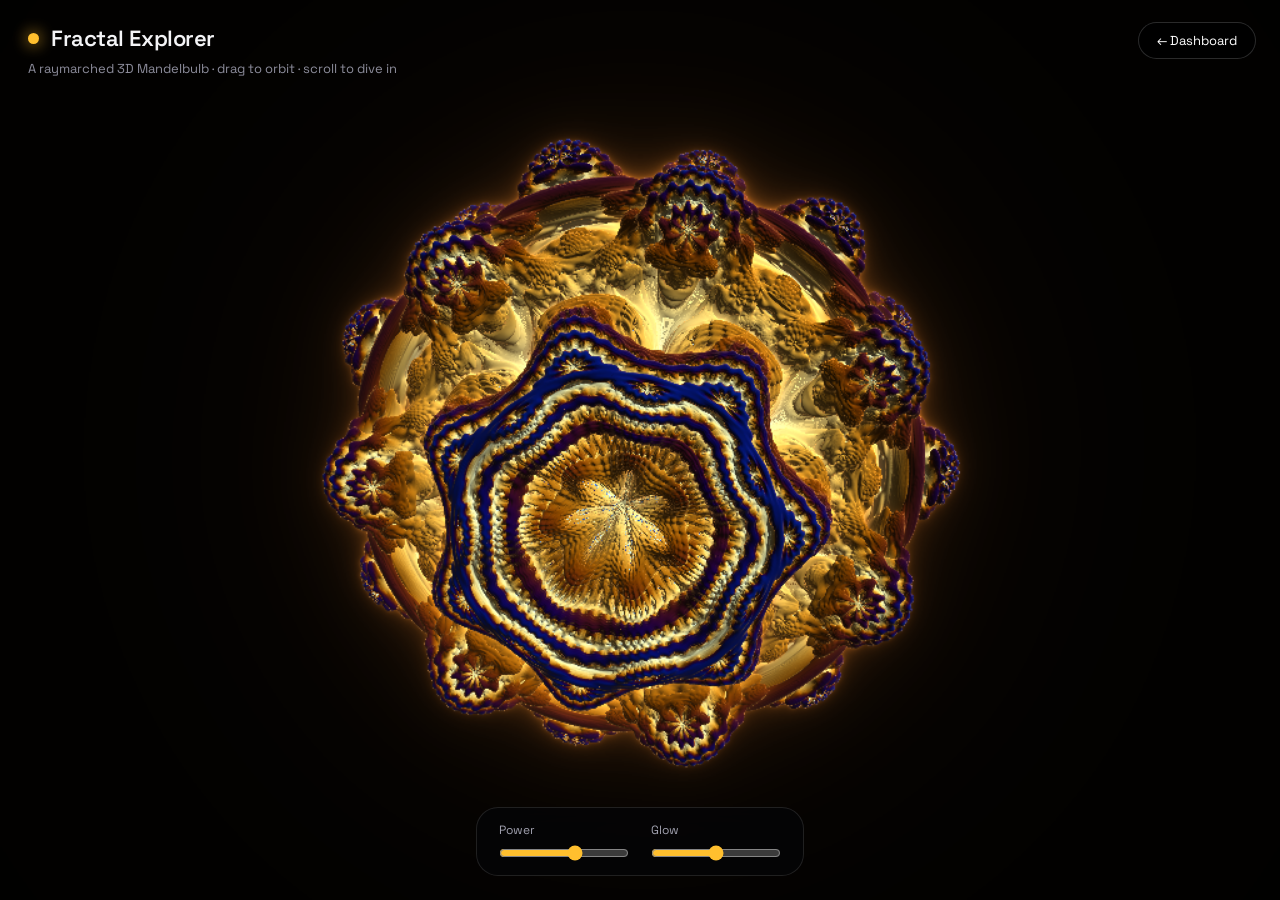
<file: visual-experiments/experiments/fractal-explorer/index.html>
<!DOCTYPE html>
<html lang="en">
<head>
<meta charset="UTF-8">
<meta name="viewport" content="width=device-width, initial-scale=1">
<title>Fractal Explorer</title>
<link href="https://fonts.googleapis.com/css2?family=Space+Grotesk:wght@400;500;600;700&display=swap" rel="stylesheet">
<link rel="stylesheet" href="../../assets/css/experiment.css">
<script type="importmap">{"imports":{"three":"../../assets/vendor/three.module.js"}}</script>
</head>
<body>
<canvas id="gl"></canvas>
<script type="module" src="main.js"></script>
</body>
</html>
</file>
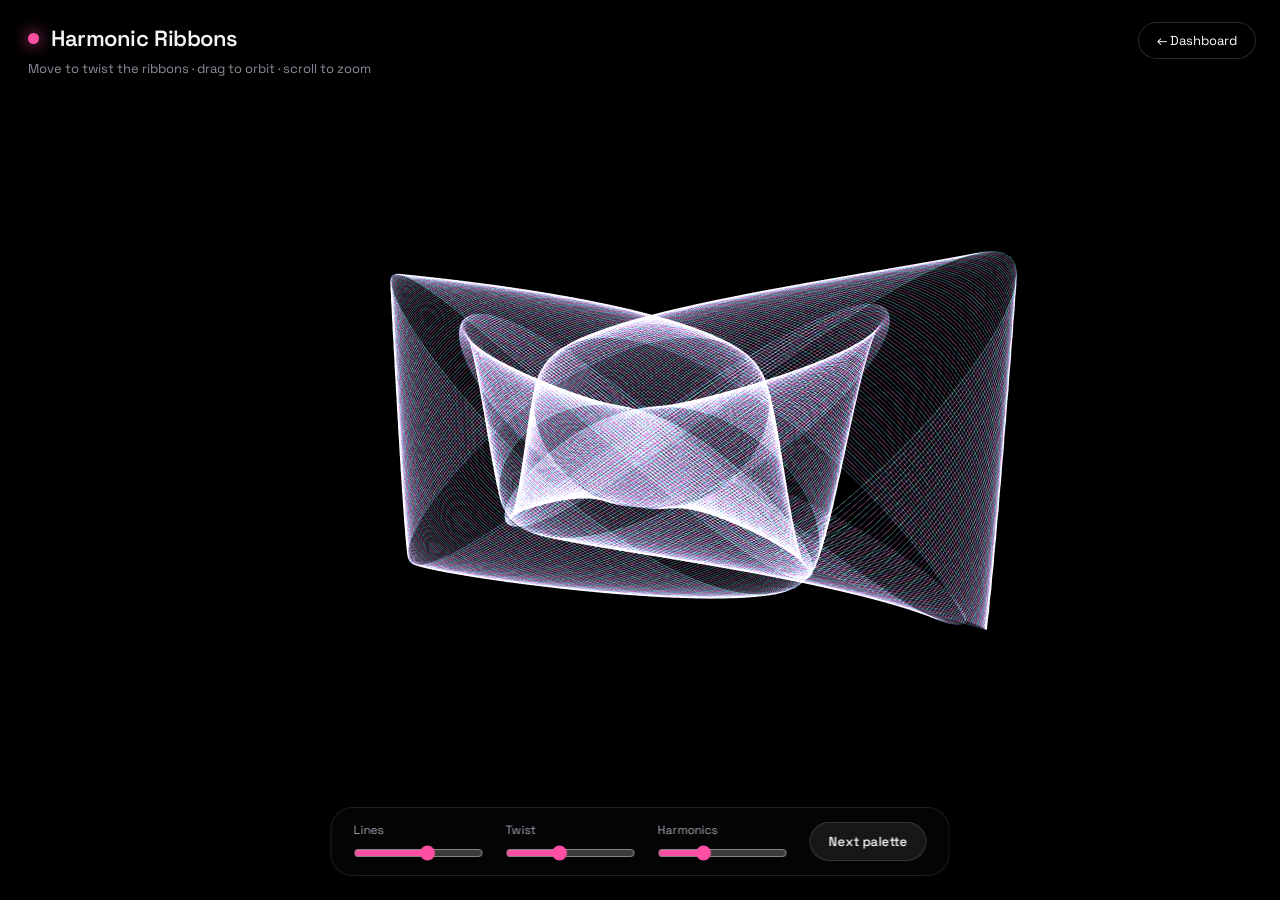
<file: visual-experiments/experiments/harmonic-ribbons/index.html>
<!DOCTYPE html>
<html lang="en">
<head>
<meta charset="UTF-8">
<meta name="viewport" content="width=device-width, initial-scale=1">
<title>Harmonic Ribbons</title>
<link href="https://fonts.googleapis.com/css2?family=Space+Grotesk:wght@400;500;600;700&display=swap" rel="stylesheet">
<link rel="stylesheet" href="../../assets/css/experiment.css">
<script type="importmap">{"imports":{"three":"../../assets/vendor/three.module.js"}}</script>
</head>
<body>
<canvas id="gl"></canvas>
<script type="module" src="main.js"></script>
</body>
</html>
</file>
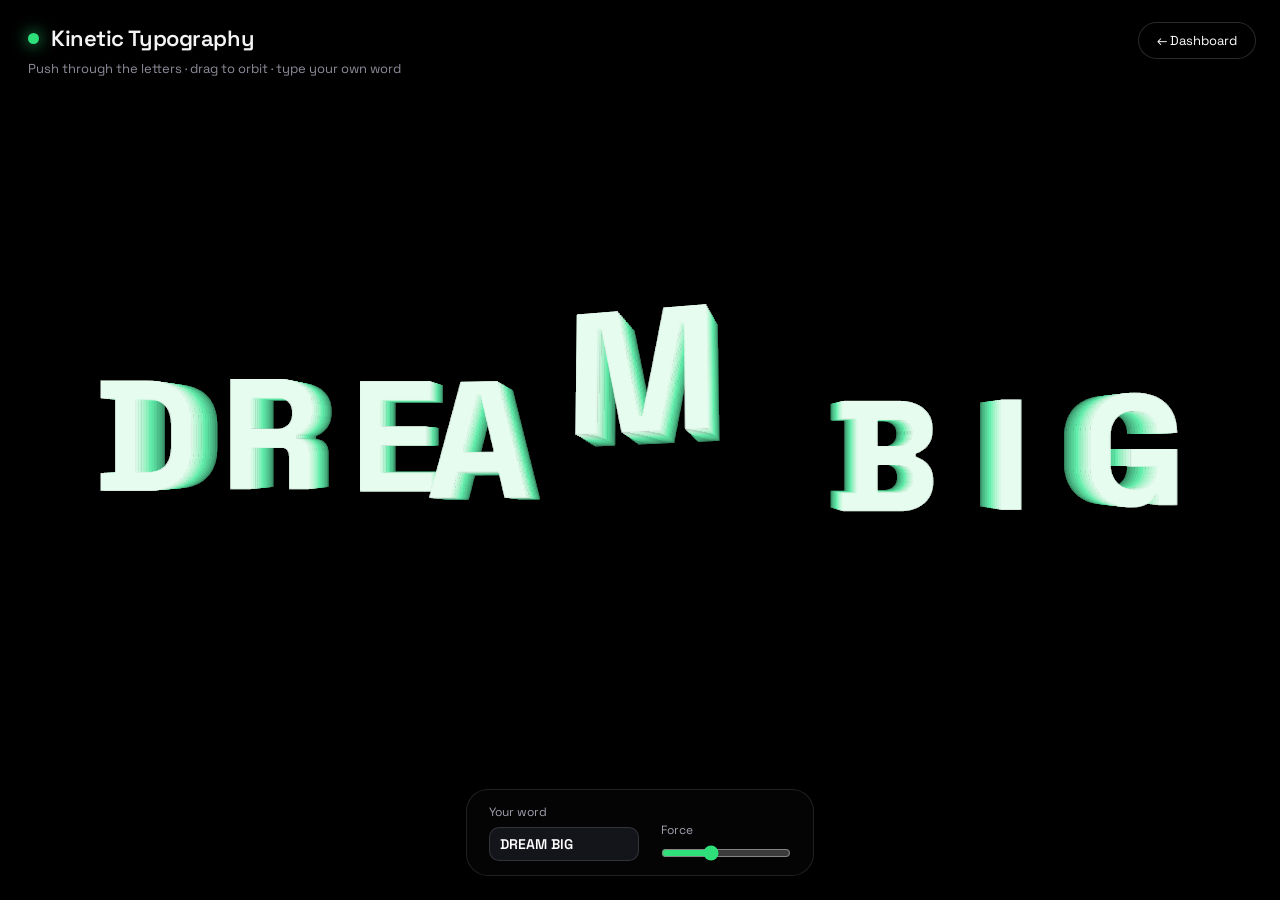
<file: visual-experiments/experiments/kinetic-typography/index.html>
<!DOCTYPE html>
<html lang="en">
<head>
<meta charset="UTF-8">
<meta name="viewport" content="width=device-width, initial-scale=1">
<title>Kinetic Typography</title>
<link href="https://fonts.googleapis.com/css2?family=Space+Grotesk:wght@400;500;600;700&display=swap" rel="stylesheet">
<link rel="stylesheet" href="../../assets/css/experiment.css">
<script type="importmap">{"imports":{"three":"../../assets/vendor/three.module.js"}}</script>
</head>
<body>
<canvas id="gl"></canvas>
<script type="module" src="main.js"></script>
</body>
</html>
</file>
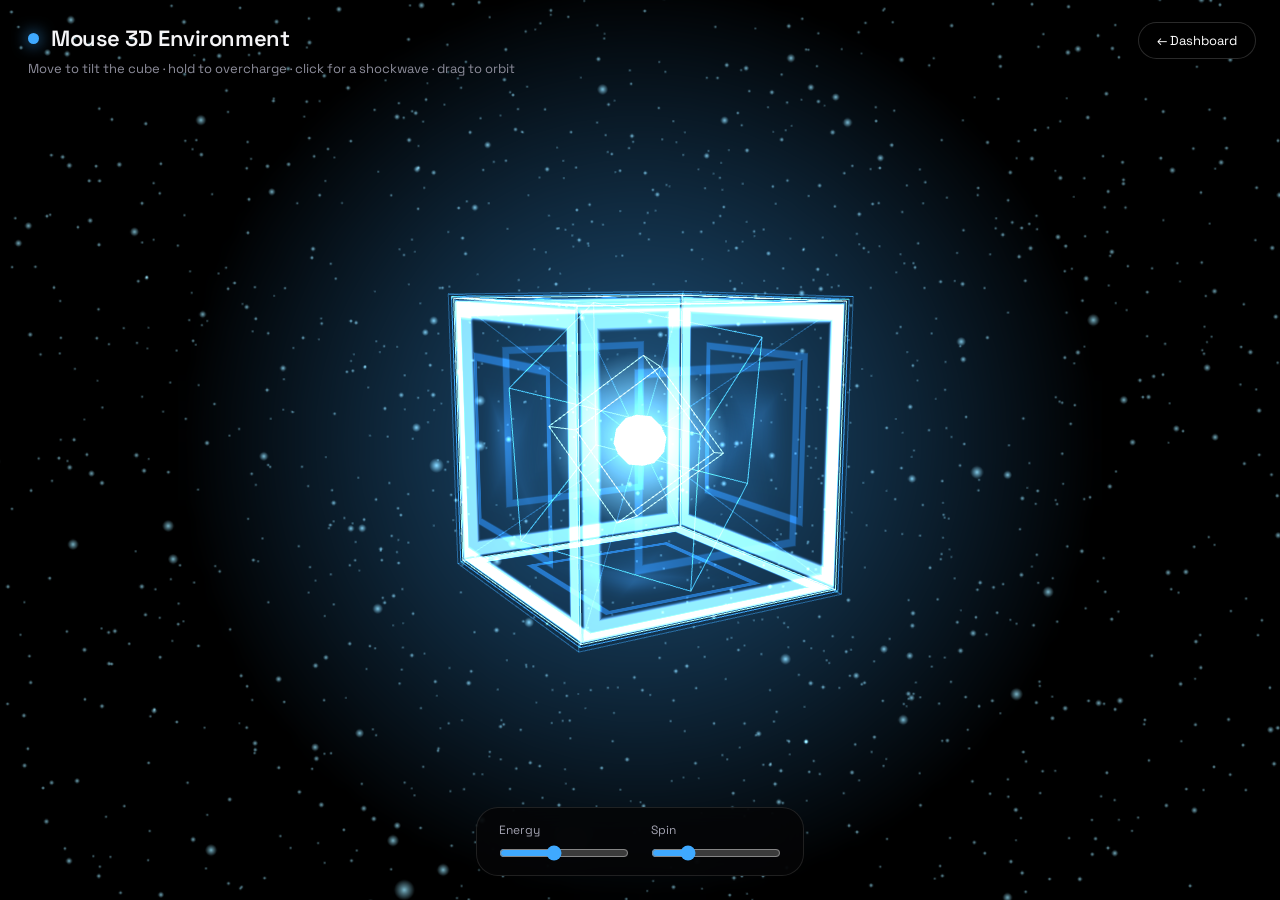
<file: visual-experiments/experiments/mouse-3d-environment/index.html>
<!DOCTYPE html>
<html lang="en">
<head>
<meta charset="UTF-8">
<meta name="viewport" content="width=device-width, initial-scale=1">
<title>Mouse 3D Environment</title>
<link href="https://fonts.googleapis.com/css2?family=Space+Grotesk:wght@400;500;600;700&display=swap" rel="stylesheet">
<link rel="stylesheet" href="../../assets/css/experiment.css">
<script type="importmap">{"imports":{"three":"../../assets/vendor/three.module.js"}}</script>
</head>
<body>
<canvas id="gl"></canvas>
<script type="module" src="main.js"></script>
</body>
</html>
</file>
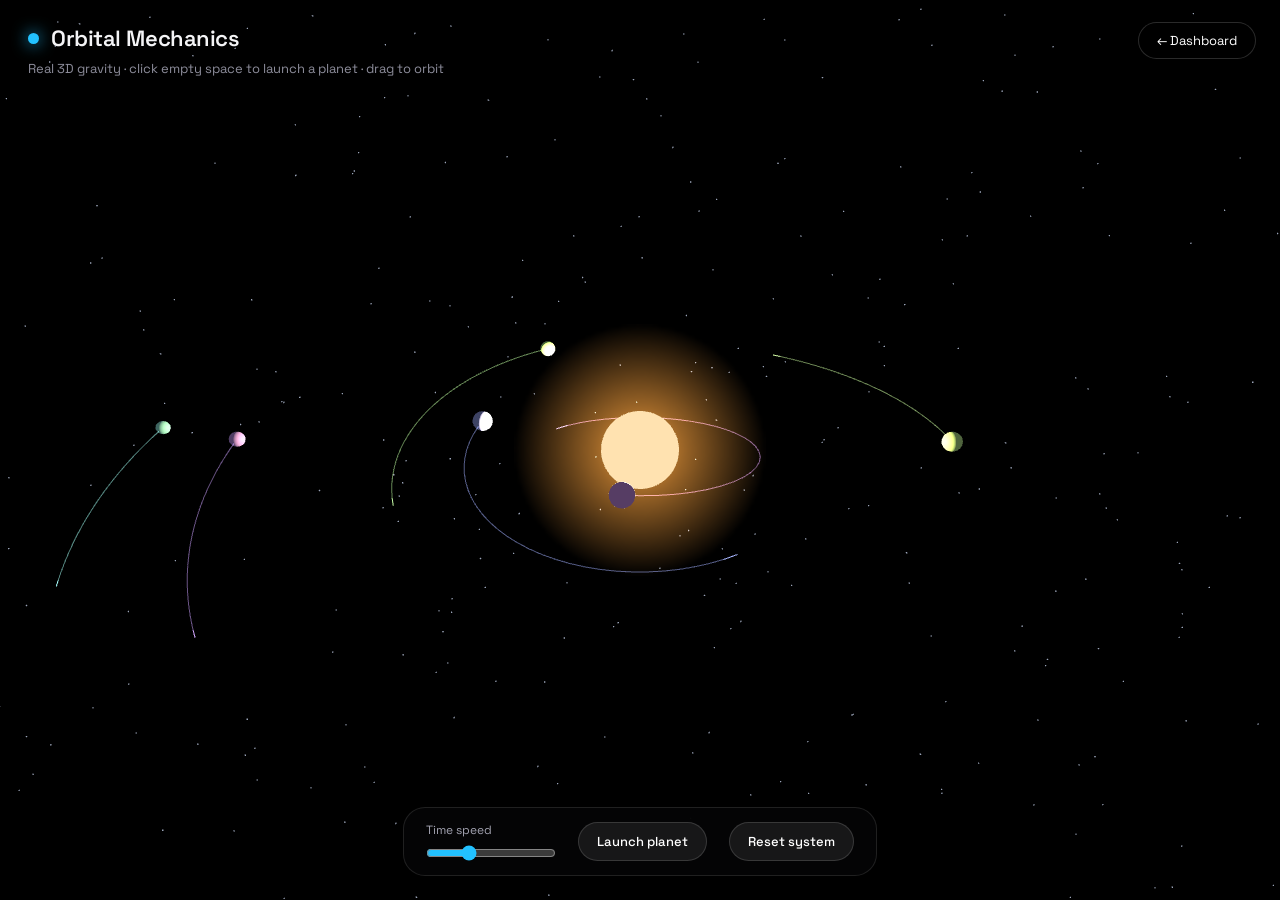
<file: visual-experiments/experiments/orbital-mechanics/index.html>
<!DOCTYPE html>
<html lang="en">
<head>
<meta charset="UTF-8">
<meta name="viewport" content="width=device-width, initial-scale=1">
<title>Orbital Mechanics</title>
<link href="https://fonts.googleapis.com/css2?family=Space+Grotesk:wght@400;500;600;700&display=swap" rel="stylesheet">
<link rel="stylesheet" href="../../assets/css/experiment.css">
<script type="importmap">{"imports":{"three":"../../assets/vendor/three.module.js"}}</script>
</head>
<body>
<canvas id="gl"></canvas>
<script type="module" src="main.js"></script>
</body>
</html>
</file>
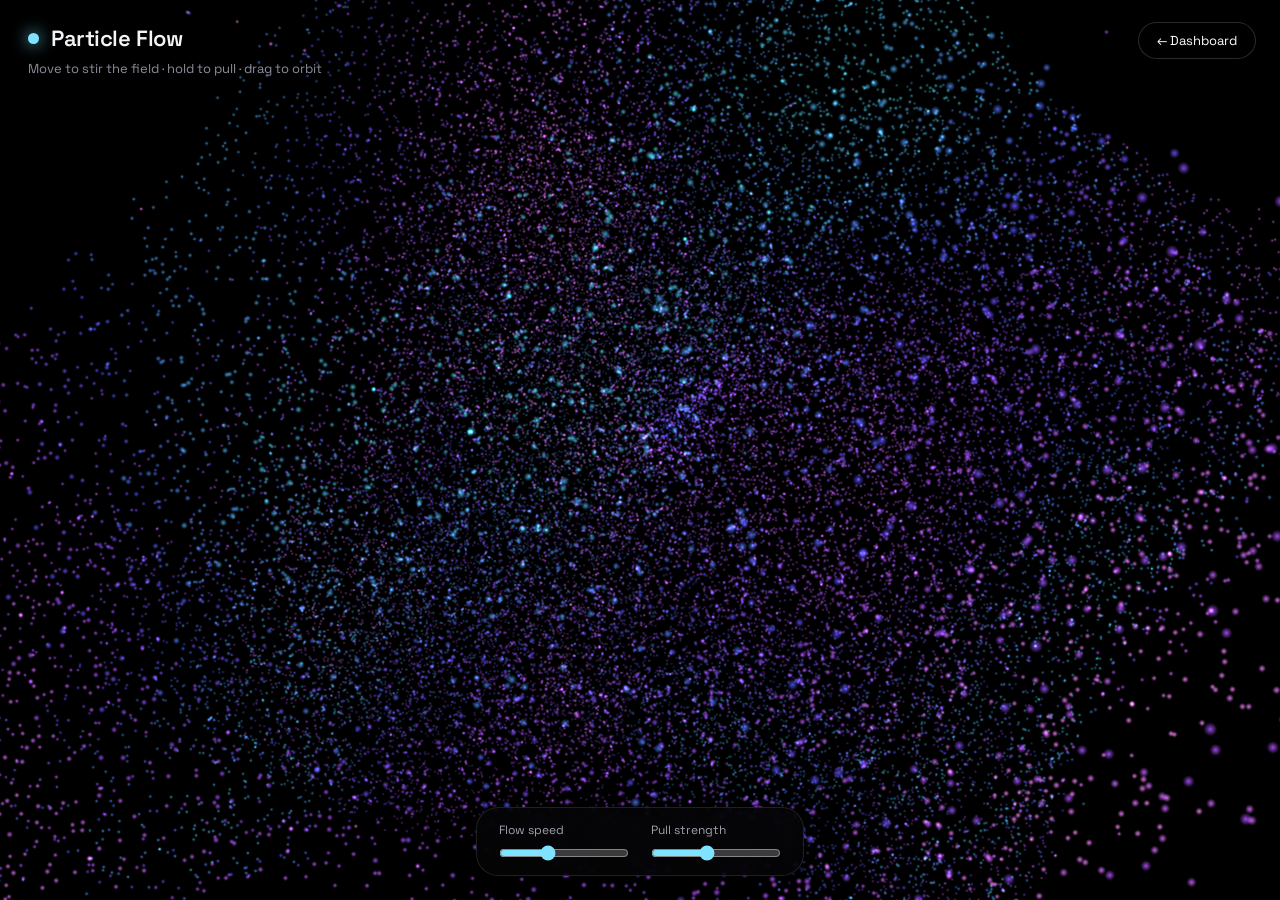
<file: visual-experiments/experiments/particle-flow/index.html>
<!DOCTYPE html>
<html lang="en">
<head>
<meta charset="UTF-8">
<meta name="viewport" content="width=device-width, initial-scale=1">
<title>Particle Flow</title>
<link href="https://fonts.googleapis.com/css2?family=Space+Grotesk:wght@400;500;600;700&display=swap" rel="stylesheet">
<link rel="stylesheet" href="../../assets/css/experiment.css">
<script type="importmap">{"imports":{"three":"../../assets/vendor/three.module.js"}}</script>
</head>
<body>
<canvas id="gl"></canvas>
<script type="module" src="main.js"></script>
</body>
</html>
</file>
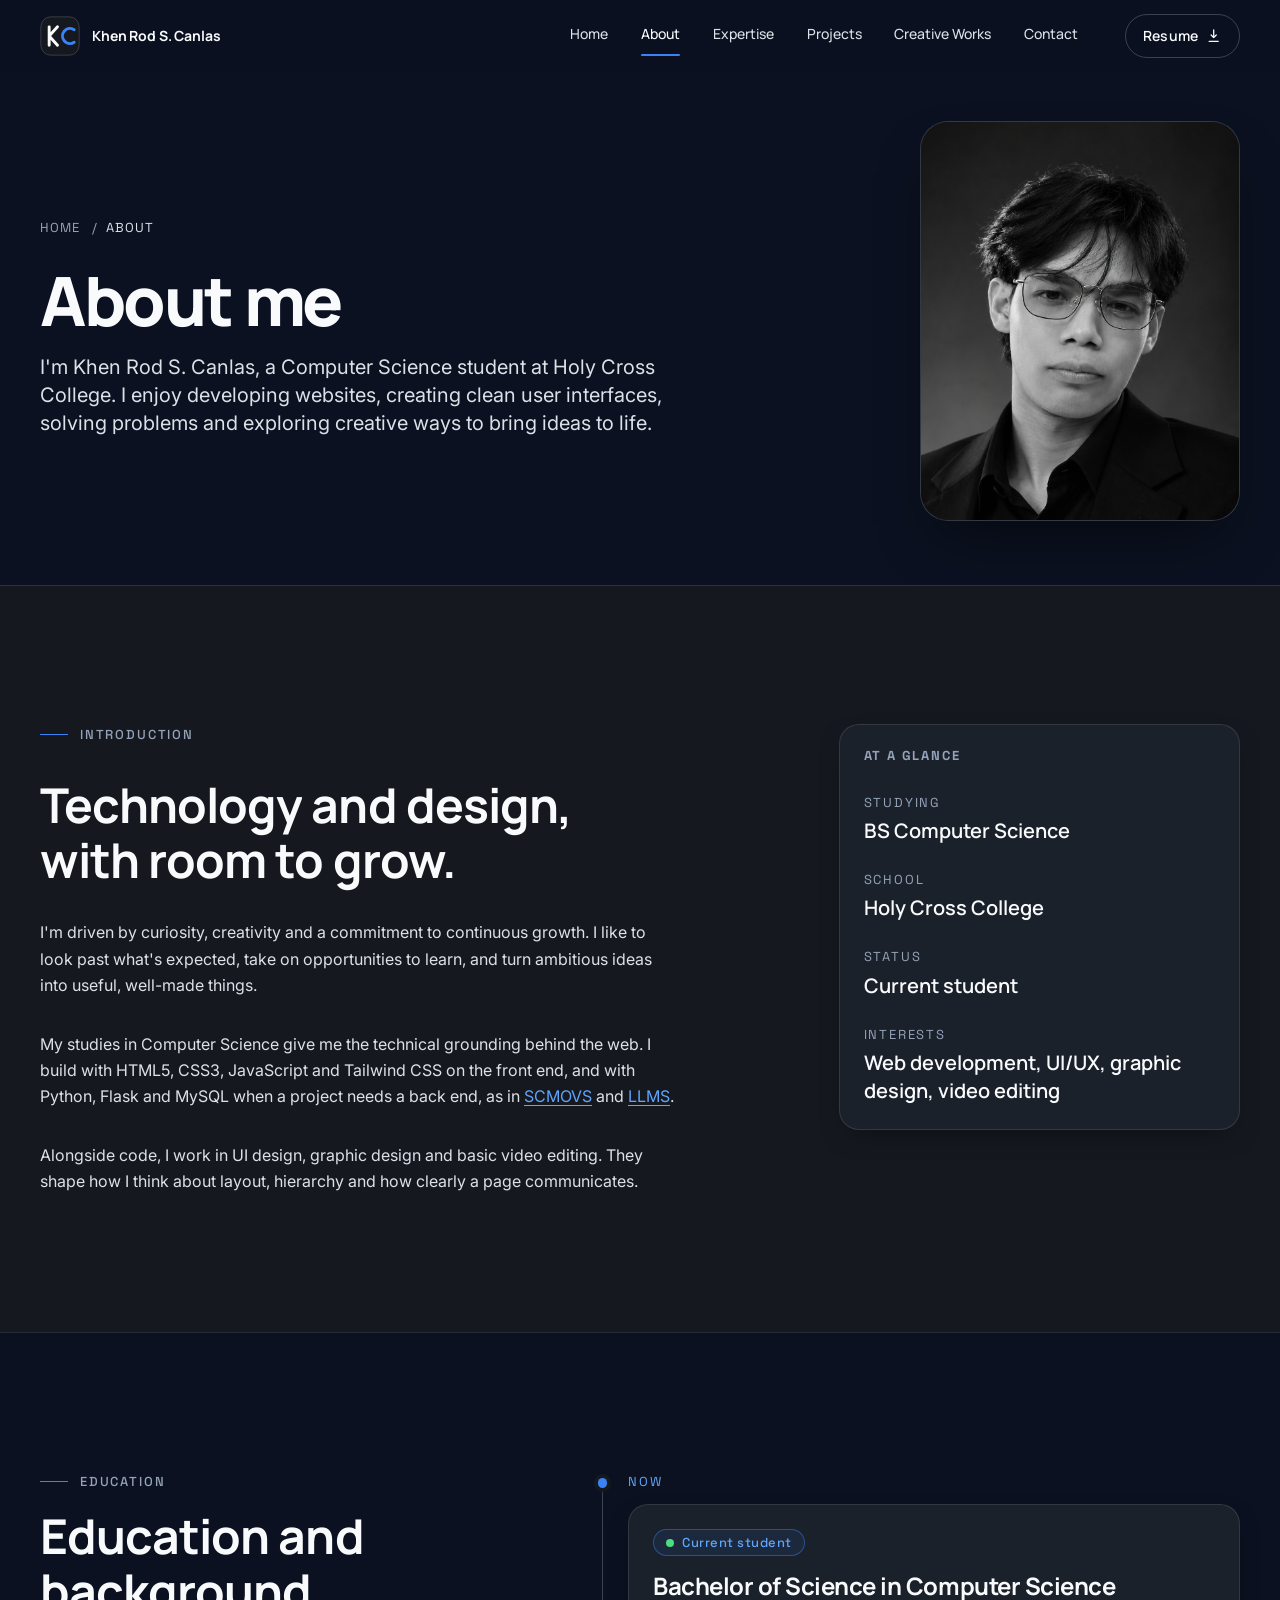
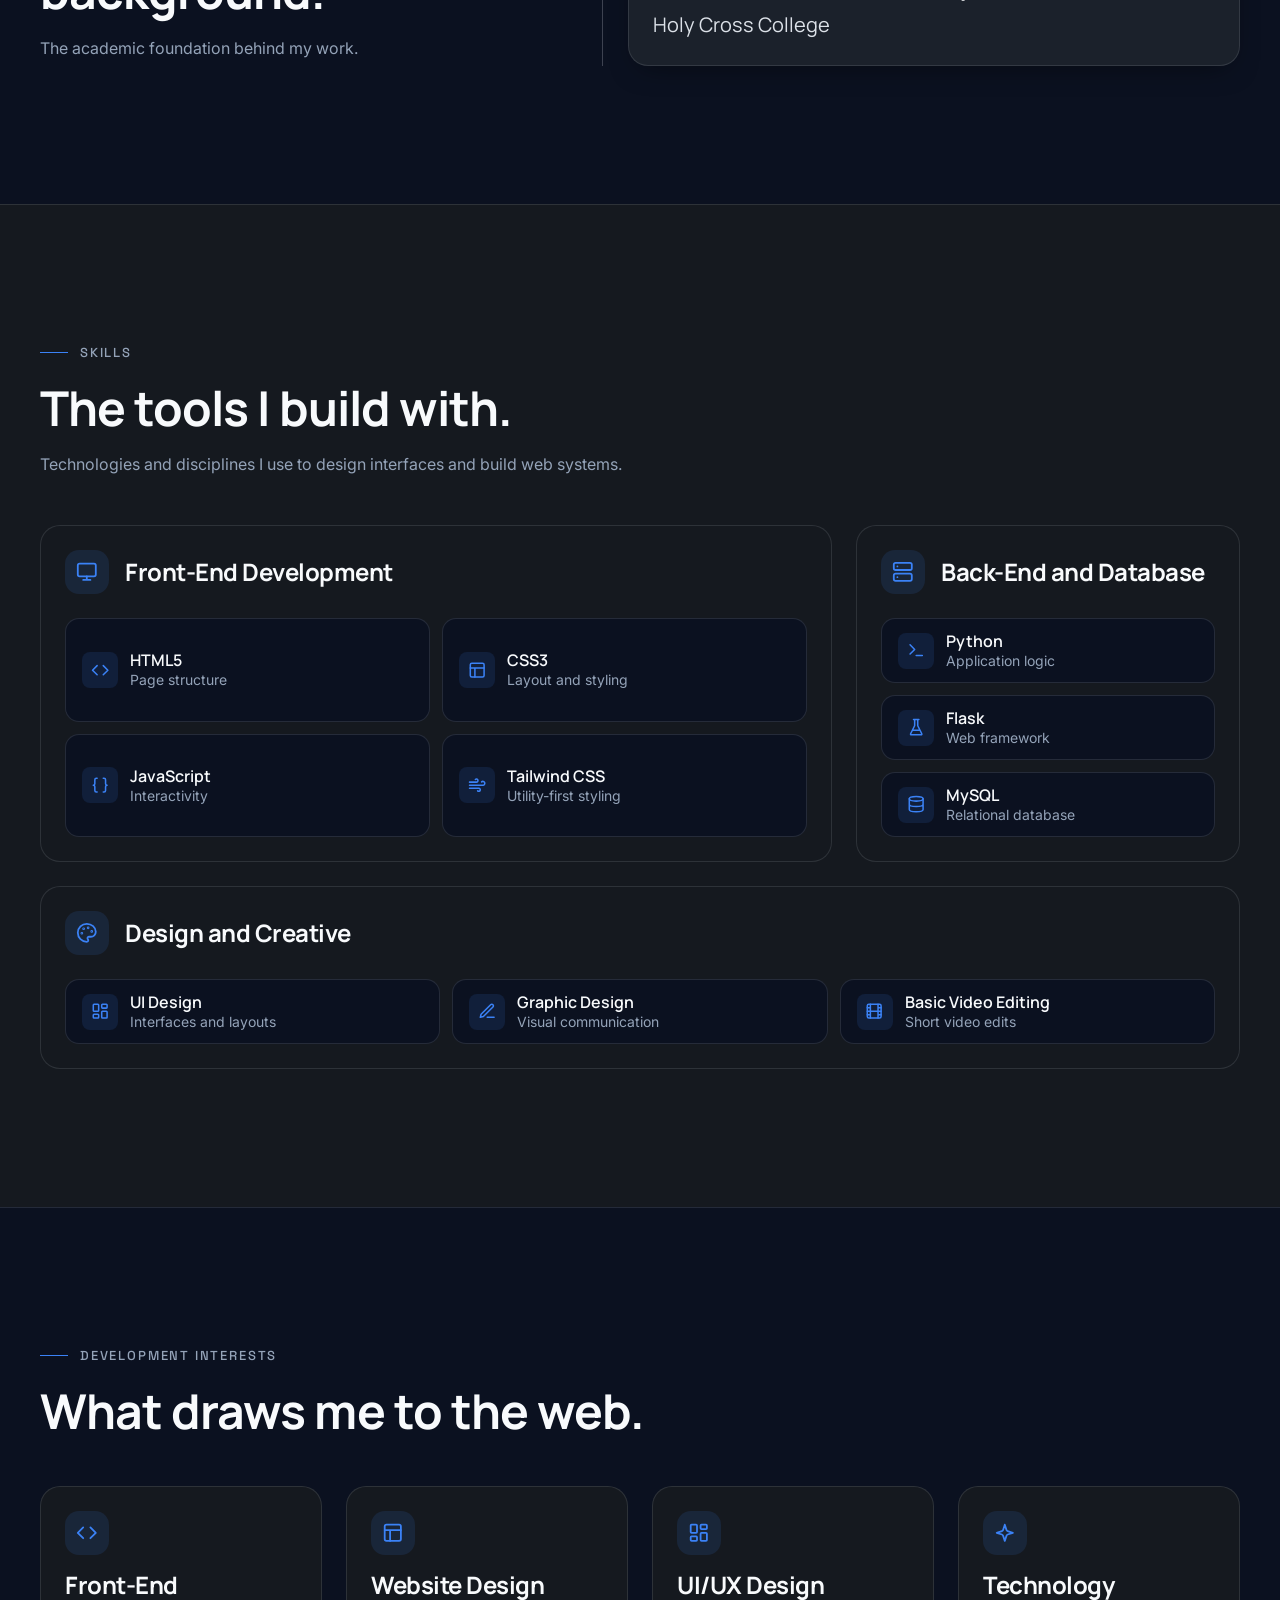
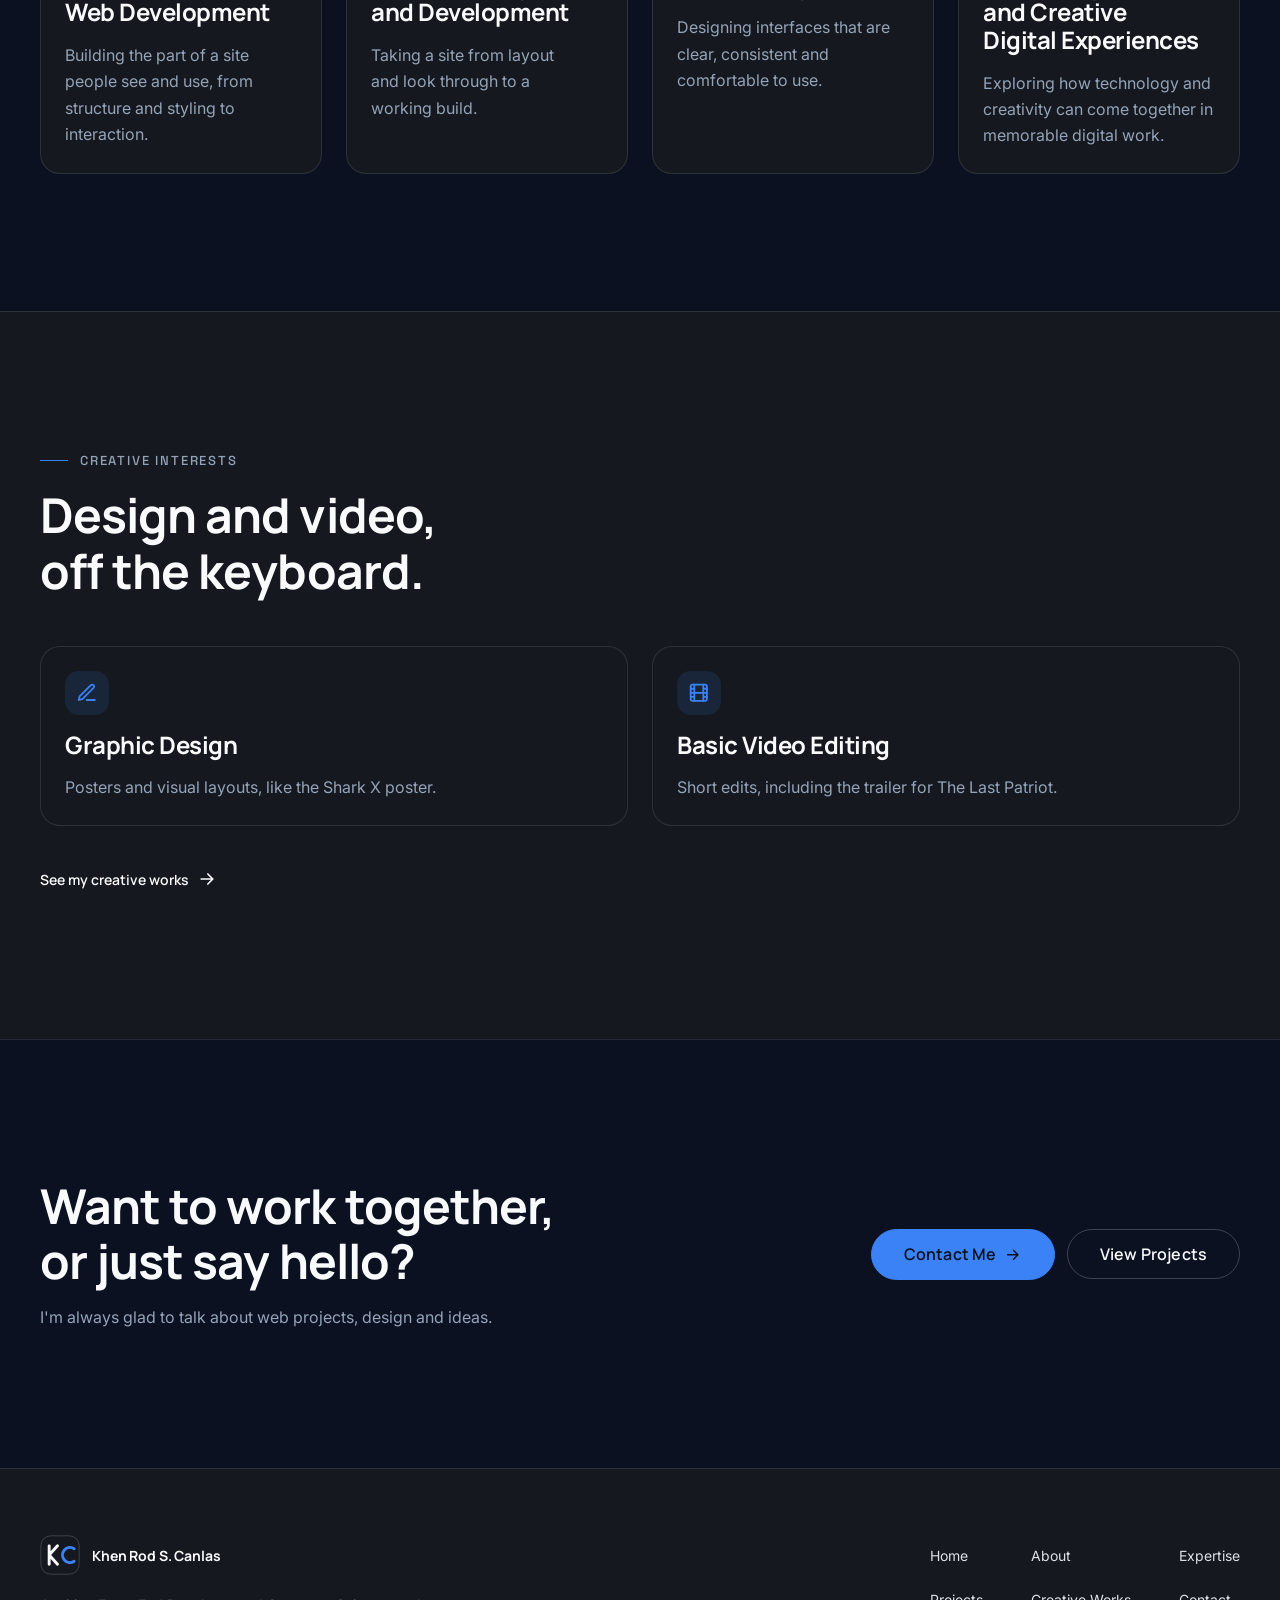
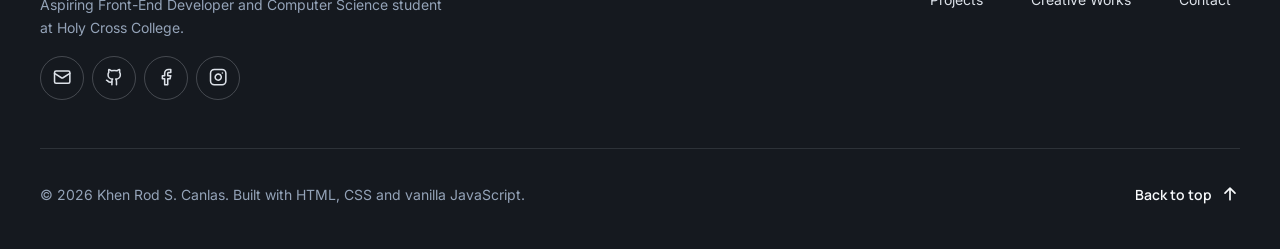
<file: pages/about.html>
<!DOCTYPE html>
<html lang="en">
<head>
  <meta charset="UTF-8">
  <meta name="viewport" content="width=device-width, initial-scale=1">
  <meta name="theme-color" content="#0B1120">
  <title>About · Khen Rod S. Canlas</title>
  <meta name="description" content="About Khen Rod S. Canlas: Computer Science student, education, skills, and development and creative interests.">
  <link rel="icon" href="../favicon.ico" sizes="any">
  <script>if(!window.matchMedia("(prefers-reduced-motion: reduce)").matches){document.documentElement.classList.add("js-anim");setTimeout(function(){if(!window.__animReady)document.documentElement.classList.remove("js-anim")},4000)}</script>

  <link rel="preconnect" href="https://fonts.googleapis.com">
  <link rel="preconnect" href="https://fonts.gstatic.com" crossorigin>
  <link href="https://fonts.googleapis.com/css2?family=Inter:wght@400;500;600&family=Manrope:wght@500;600;700;800&family=Space+Grotesk:wght@400;500;600&display=swap" rel="stylesheet">

  <link rel="stylesheet" href="../css/variables.css">
  <link rel="stylesheet" href="../css/style.css">
  <link rel="stylesheet" href="../css/responsive.css">
  <link rel="stylesheet" href="../css/animations.css">

  <script src="../js/contact.js" defer></script>
  <script src="../js/navigation.js" defer></script>
  <script src="../js/data/skills.js" defer></script>
  <script src="../js/data/projects.js" defer></script>
  <script src="../js/main.js" defer></script>
  <script src="../js/animations.js" defer></script>
</head>
<body id="top" data-page="about" data-root="../">
  <a class="skip-link" href="#main">Skip to content</a>

  <header id="site-header">
    <noscript><nav class="noscript-nav" aria-label="Primary"><a href="../index.html">Home</a><a href="../pages/about.html">About</a><a href="../index.html#expertise">Expertise</a><a href="../pages/projects.html">Projects</a><a href="../index.html#creative-works">Creative Works</a><a href="../pages/contact.html">Contact</a></nav></noscript>
  </header>

  <main id="main">
    <section class="section page-hero" aria-labelledby="page-title">
      <div class="container container--wide page-hero__grid">
        <div class="page-hero__text">
          <nav class="crumbs" aria-label="Breadcrumb"><a href="../index.html">Home</a><span aria-hidden="true">/</span><span aria-current="page">About</span></nav>
          <h1 id="page-title" class="h1 page-hero__title">About me</h1>
          <p class="lead">I'm Khen Rod S. Canlas, a Computer Science student at Holy Cross College. I enjoy developing websites, creating clean user interfaces, solving problems and exploring creative ways to bring ideas to life.</p>
        </div>
        <figure class="page-hero__portrait">
          <div class="media media--portrait">
            <img src="../assets/images/profile.png" width="941" height="1672" alt="Portrait of Khen Rod S. Canlas" decoding="async">
          </div>
        </figure>
      </div>
    </section>

    <section class="section section--alt section--bordered" aria-labelledby="intro-title">
      <div class="container container--wide about-page__intro">
        <div class="stack stack--lg">
          <span class="eyebrow">Introduction</span>
          <h2 id="intro-title">Technology and design, with room to grow.</h2>
          <p class="text-soft">I'm driven by curiosity, creativity and a commitment to continuous growth. I like to look past what's expected, take on opportunities to learn, and turn ambitious ideas into useful, well-made things.</p>
          <p class="text-soft">My studies in Computer Science give me the technical grounding behind the web. I build with HTML5, CSS3, JavaScript and Tailwind CSS on the front end, and with Python, Flask and MySQL when a project needs a back end, as in <a href="projects.html#scmovs">SCMOVS</a> and <a href="projects.html#llms">LLMS</a>.</p>
          <p class="text-soft">Alongside code, I work in UI design, graphic design and basic video editing. They shape how I think about layout, hierarchy and how clearly a page communicates.</p>
        </div>
        <aside class="card card--raised glance" aria-labelledby="glance-title">
          <h3 class="stat-label" id="glance-title">At a glance</h3>
          <dl class="glance__list">
            <div><dt class="stat-label">Studying</dt><dd>BS Computer Science</dd></div>
            <div><dt class="stat-label">School</dt><dd>Holy Cross College</dd></div>
            <div><dt class="stat-label">Status</dt><dd>Current student</dd></div>
            <div><dt class="stat-label">Interests</dt><dd>Web development, UI/UX, graphic design, video editing</dd></div>
          </dl>
        </aside>
      </div>
    </section>

    <section class="section section--bordered" id="education" aria-labelledby="education-title">
      <div class="container container--wide">
        <div class="education">
          <div class="education__intro">
            <span class="eyebrow">Education</span>
            <h2 id="education-title">Education and background.</h2>
            <p class="text-muted">The academic foundation behind my work.</p>
          </div>
          <ol class="timeline" role="list">
            <li class="timeline__item">
              <span class="timeline__when stat-label">Now</span>
              <article class="card card--raised education__card" aria-labelledby="education-degree">
                <span class="tag tag--accent education__status"><span class="education__dot" aria-hidden="true"></span>Current student</span>
                <h3 class="card__title" id="education-degree">Bachelor of Science in Computer Science</h3>
                <p class="education__school">Holy Cross College</p>
              </article>
            </li>
          </ol>
        </div>
      </div>
    </section>

    <section class="section section--alt section--bordered" id="skills" aria-labelledby="skills-title">
      <div class="container container--wide">
        <div class="section__head">
          <span class="eyebrow">Skills</span>
          <h2 id="skills-title">The tools I build with.</h2>
          <p class="text-muted">Technologies and disciplines I use to design interfaces and build web systems.</p>
        </div>
        <div class="bento skills" data-skills>
          <noscript><p class="text-soft"><strong>Front-End Development:</strong> HTML5, CSS3, JavaScript, Tailwind CSS. <strong>Back-End and Database:</strong> Python, Flask, MySQL. <strong>Design and Creative:</strong> UI Design, Graphic Design, Basic Video Editing.</p></noscript>
        </div>
      </div>
    </section>

    <section class="section section--bordered" aria-labelledby="dev-title">
      <div class="container container--wide">
        <div class="section__head">
          <span class="eyebrow">Development interests</span>
          <h2 id="dev-title">What draws me to the web.</h2>
        </div>
        <div class="grid interest-grid">
          <article class="card card--interactive"><span class="card__icon" aria-hidden="true"><svg viewBox="0 0 24 24" fill="none" stroke="currentColor" stroke-width="2" stroke-linecap="round" stroke-linejoin="round"><path d="m16 18 6-6-6-6M8 6l-6 6 6 6"/></svg></span><h3 class="card__title">Front-End Web Development</h3><p class="card__body">Building the part of a site people see and use, from structure and styling to interaction.</p></article>
          <article class="card card--interactive"><span class="card__icon" aria-hidden="true"><svg viewBox="0 0 24 24" fill="none" stroke="currentColor" stroke-width="2" stroke-linecap="round" stroke-linejoin="round"><rect width="18" height="18" x="3" y="3" rx="2"/><path d="M3 9h18M9 21V9"/></svg></span><h3 class="card__title">Website Design and Development</h3><p class="card__body">Taking a site from layout and look through to a working build.</p></article>
          <article class="card card--interactive"><span class="card__icon" aria-hidden="true"><svg viewBox="0 0 24 24" fill="none" stroke="currentColor" stroke-width="2" stroke-linecap="round" stroke-linejoin="round"><rect width="7" height="9" x="3" y="3" rx="1"/><rect width="7" height="5" x="14" y="3" rx="1"/><rect width="7" height="9" x="14" y="12" rx="1"/><rect width="7" height="5" x="3" y="16" rx="1"/></svg></span><h3 class="card__title">UI/UX Design</h3><p class="card__body">Designing interfaces that are clear, consistent and comfortable to use.</p></article>
          <article class="card card--interactive"><span class="card__icon" aria-hidden="true"><svg viewBox="0 0 24 24" fill="none" stroke="currentColor" stroke-width="2" stroke-linecap="round" stroke-linejoin="round"><path d="m12 3-1.9 5.8a2 2 0 0 1-1.3 1.3L3 12l5.8 1.9a2 2 0 0 1 1.3 1.3L12 21l1.9-5.8a2 2 0 0 1 1.3-1.3L21 12l-5.8-1.9a2 2 0 0 1-1.3-1.3Z"/></svg></span><h3 class="card__title">Technology and Creative Digital Experiences</h3><p class="card__body">Exploring how technology and creativity can come together in memorable digital work.</p></article>
        </div>
      </div>
    </section>

    <section class="section section--alt section--bordered" aria-labelledby="creative-title">
      <div class="container container--wide">
        <div class="section__head">
          <span class="eyebrow">Creative interests</span>
          <h2 id="creative-title">Design and video, off the keyboard.</h2>
        </div>
        <div class="grid interest-grid interest-grid--two">
          <article class="card card--interactive"><span class="card__icon" aria-hidden="true"><svg viewBox="0 0 24 24" fill="none" stroke="currentColor" stroke-width="2" stroke-linecap="round" stroke-linejoin="round"><path d="M12 20h9"/><path d="M16.5 3.5a2.121 2.121 0 0 1 3 3L7 19l-4 1 1-4Z"/></svg></span><h3 class="card__title">Graphic Design</h3><p class="card__body">Posters and visual layouts, like the Shark X poster.</p></article>
          <article class="card card--interactive"><span class="card__icon" aria-hidden="true"><svg viewBox="0 0 24 24" fill="none" stroke="currentColor" stroke-width="2" stroke-linecap="round" stroke-linejoin="round"><rect width="18" height="18" x="3" y="3" rx="2"/><path d="M7 3v18M3 7.5h4M3 12h18M3 16.5h4M17 3v18M17 7.5h4M17 16.5h4"/></svg></span><h3 class="card__title">Basic Video Editing</h3><p class="card__body">Short edits, including the trailer for The Last Patriot.</p></article>
        </div>
        <p class="about-page__more"><a class="link-arrow" href="../index.html#creative-works">See my creative works <svg class="icon-arrow" viewBox="0 0 24 24" fill="none" stroke="currentColor" stroke-width="2" stroke-linecap="round" stroke-linejoin="round" aria-hidden="true"><path d="M5 12h14M13 6l6 6-6 6"/></svg></a></p>
      </div>
    </section>

    <section class="section section--bordered cta" aria-labelledby="cta-title">
      <div class="container container--wide">
        <div class="cta__inner">
          <div class="stack">
            <h2 id="cta-title">Want to work together, or just say hello?</h2>
            <p class="text-muted">I'm always glad to talk about web projects, design and ideas.</p>
          </div>
          <div class="cluster">
            <a class="btn btn--primary btn--lg" href="contact.html">Contact Me <svg class="icon-arrow" viewBox="0 0 24 24" fill="none" stroke="currentColor" stroke-width="2" stroke-linecap="round" stroke-linejoin="round" aria-hidden="true"><path d="M5 12h14M13 6l6 6-6 6"/></svg></a>
            <a class="btn btn--secondary btn--lg" href="projects.html">View Projects</a>
          </div>
        </div>
      </div>
    </section>
  </main>

  <footer id="site-footer"></footer>
</body>
</html>
</file>
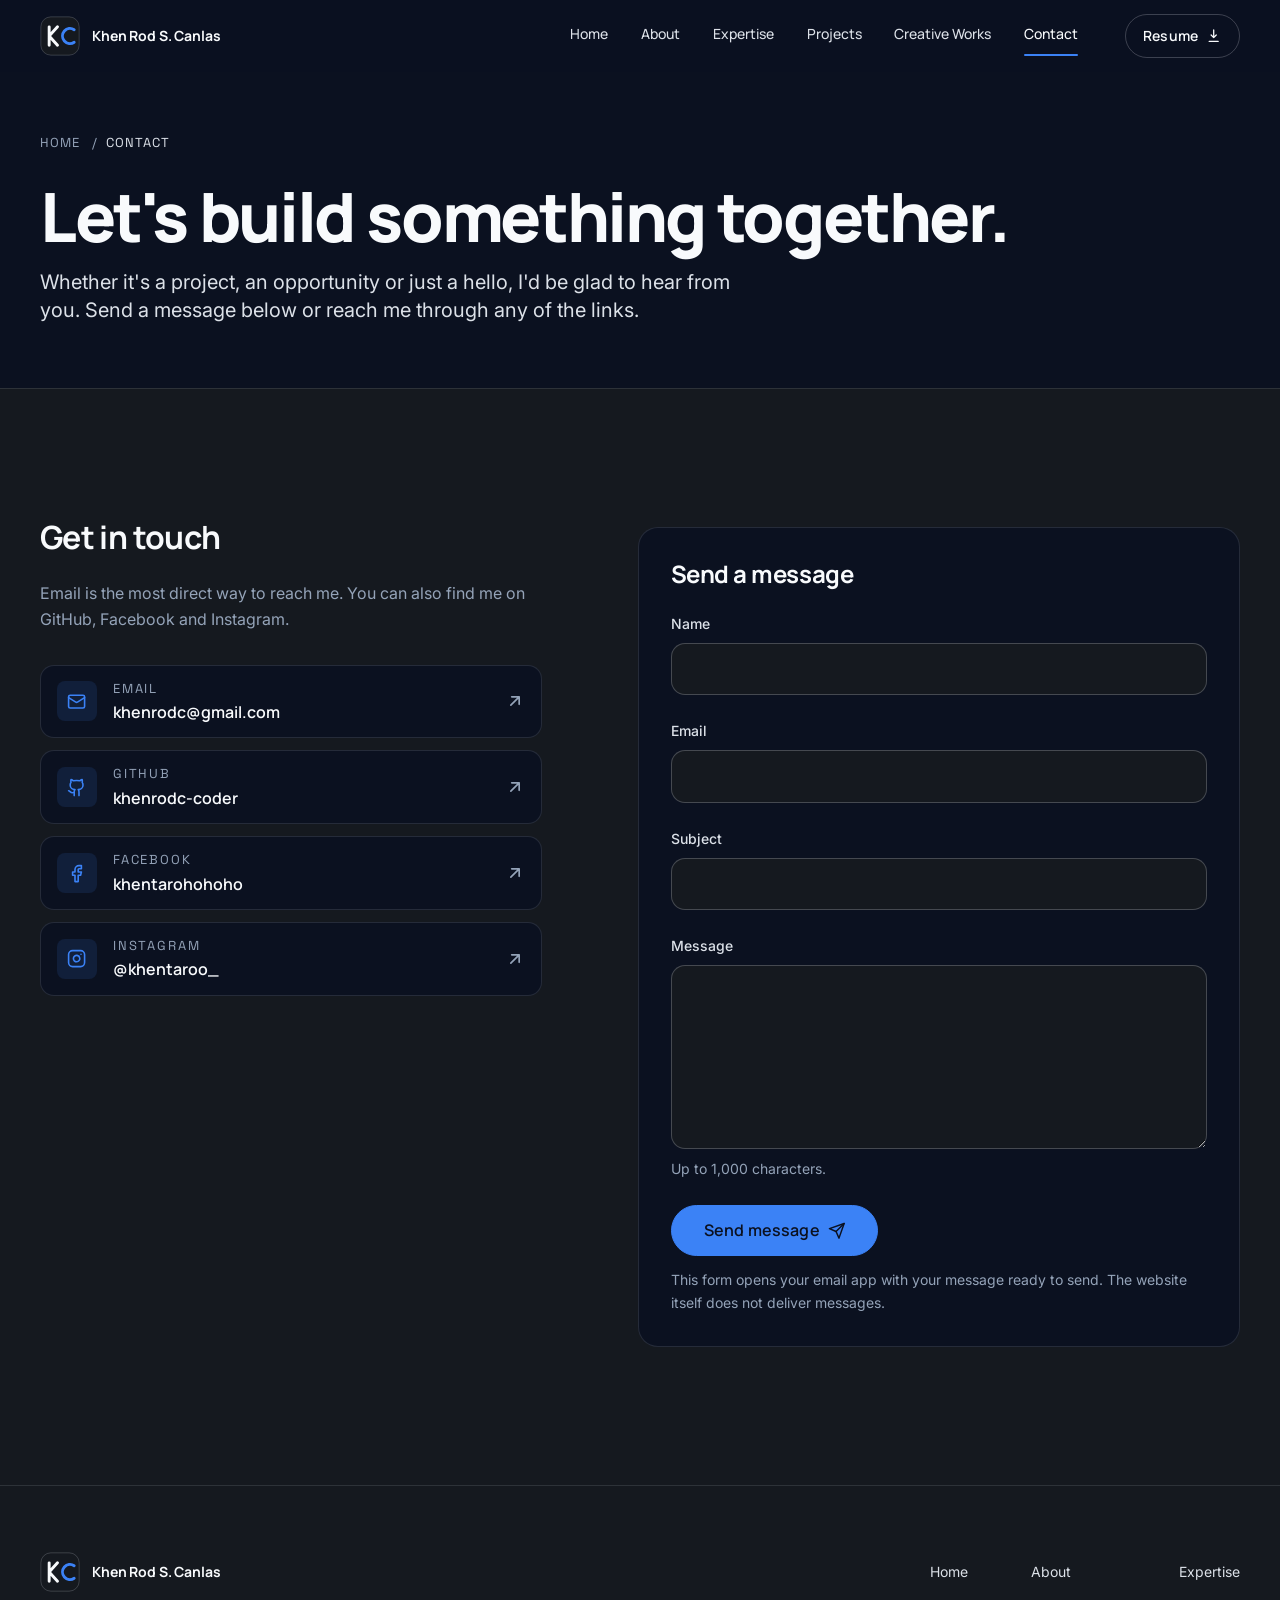
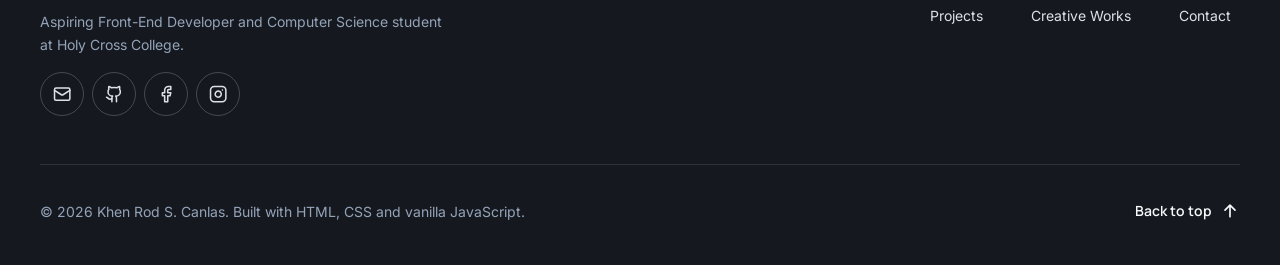
<file: pages/contact.html>
<!DOCTYPE html>
<html lang="en">
<head>
  <meta charset="UTF-8">
  <meta name="viewport" content="width=device-width, initial-scale=1">
  <meta name="theme-color" content="#0B1120">
  <title>Contact · Khen Rod S. Canlas</title>
  <meta name="description" content="Contact Khen Rod S. Canlas by email, GitHub, Facebook or Instagram, or use the contact form.">
  <link rel="icon" href="../favicon.ico" sizes="any">
  <script>if(!window.matchMedia("(prefers-reduced-motion: reduce)").matches){document.documentElement.classList.add("js-anim");setTimeout(function(){if(!window.__animReady)document.documentElement.classList.remove("js-anim")},4000)}</script>

  <link rel="preconnect" href="https://fonts.googleapis.com">
  <link rel="preconnect" href="https://fonts.gstatic.com" crossorigin>
  <link href="https://fonts.googleapis.com/css2?family=Inter:wght@400;500;600&family=Manrope:wght@500;600;700;800&family=Space+Grotesk:wght@400;500;600&display=swap" rel="stylesheet">

  <link rel="stylesheet" href="../css/variables.css">
  <link rel="stylesheet" href="../css/style.css">
  <link rel="stylesheet" href="../css/responsive.css">
  <link rel="stylesheet" href="../css/animations.css">

  <script src="../js/contact.js" defer></script>
  <script src="../js/navigation.js" defer></script>
  <script src="../js/data/skills.js" defer></script>
  <script src="../js/data/projects.js" defer></script>
  <script src="../js/main.js" defer></script>
  <script src="../js/animations.js" defer></script>
</head>
<body id="top" data-page="contact" data-root="../">
  <a class="skip-link" href="#main">Skip to content</a>

  <header id="site-header">
    <noscript><nav class="noscript-nav" aria-label="Primary"><a href="../index.html">Home</a><a href="../pages/about.html">About</a><a href="../index.html#expertise">Expertise</a><a href="../pages/projects.html">Projects</a><a href="../index.html#creative-works">Creative Works</a><a href="../pages/contact.html">Contact</a></nav></noscript>
  </header>

  <main id="main">
    <section class="section page-hero" aria-labelledby="page-title">
      <div class="container container--wide">
        <div class="page-hero__text page-hero__text--wide">
          <nav class="crumbs" aria-label="Breadcrumb"><a href="../index.html">Home</a><span aria-hidden="true">/</span><span aria-current="page">Contact</span></nav>
          <h1 id="page-title" class="h1 page-hero__title">Let's build something together.</h1>
          <p class="lead">Whether it's a project, an opportunity or just a hello, I'd be glad to hear from you. Send a message below or reach me through any of the links.</p>
        </div>
      </div>
    </section>

    <section class="section section--alt section--bordered" id="contact" aria-labelledby="contact-title">
      <div class="container container--wide">
        <div class="contact">
          <div class="contact__intro">
            <h2 id="contact-title" class="h3">Get in touch</h2>
            <p class="text-muted">Email is the most direct way to reach me. You can also find me on GitHub, Facebook and Instagram.</p>

            <!-- Rendered from js/contact.js (edit your details there) -->
            <ul class="contact-links" role="list" aria-label="Ways to reach me" data-contact-links></ul>
            <noscript>
              <p class="text-soft">Email: <a href="mailto:khenrodc@gmail.com">khenrodc@gmail.com</a>. <a href="https://github.com/khenrodc-coder">GitHub</a>, <a href="https://www.facebook.com/khentarohohoho">Facebook</a>, <a href="https://www.instagram.com/khentaroo_/">Instagram</a>.</p>
            </noscript>
          </div>

          <form class="contact-form card card--raised" data-contact-form novalidate
                action="mailto:khenrodc@gmail.com" method="post" enctype="text/plain" aria-labelledby="form-title">
            <h3 class="card__title" id="form-title">Send a message</h3>

            <div class="field">
              <label class="field__label" for="cf-name">Name</label>
              <input class="field__control" id="cf-name" name="name" type="text" autocomplete="name" required aria-describedby="cf-name-error">
              <span class="field__error" id="cf-name-error"></span>
            </div>

            <div class="field">
              <label class="field__label" for="cf-email">Email</label>
              <input class="field__control" id="cf-email" name="email" type="email" autocomplete="email" inputmode="email" required aria-describedby="cf-email-error">
              <span class="field__error" id="cf-email-error"></span>
            </div>

            <div class="field">
              <label class="field__label" for="cf-subject">Subject</label>
              <input class="field__control" id="cf-subject" name="subject" type="text" autocomplete="off" required aria-describedby="cf-subject-error">
              <span class="field__error" id="cf-subject-error"></span>
            </div>

            <div class="field">
              <label class="field__label" for="cf-message">Message</label>
              <textarea class="field__control" id="cf-message" name="message" rows="6" maxlength="1000" required aria-describedby="cf-message-hint cf-message-error"></textarea>
              <span class="field__hint" id="cf-message-hint">Up to 1,000 characters.</span>
              <span class="field__error" id="cf-message-error"></span>
            </div>

            <!-- Spam trap for when a form service is connected: real visitors never see this -->
            <div class="hp" aria-hidden="true">
              <label>Company <input type="text" name="company" tabindex="-1" autocomplete="off"></label>
            </div>

            <div class="form-status" data-form-status role="status" aria-live="polite" hidden></div>

            <div class="contact-form__actions">
              <button class="btn btn--primary btn--lg" type="submit">
                Send message
                <svg class="icon" viewBox="0 0 24 24" fill="none" stroke="currentColor" stroke-width="2" stroke-linecap="round" stroke-linejoin="round" aria-hidden="true"><path d="m22 2-7 20-4-9-9-4Z"/><path d="M22 2 11 13"/></svg>
              </button>
              <p class="field__hint" data-mode-note>This form opens your email app with your message ready to send. The website itself does not deliver messages.</p>
            </div>
          </form>
        </div>
      </div>
    </section>
  </main>

  <footer id="site-footer"></footer>
</body>
</html>
</file>
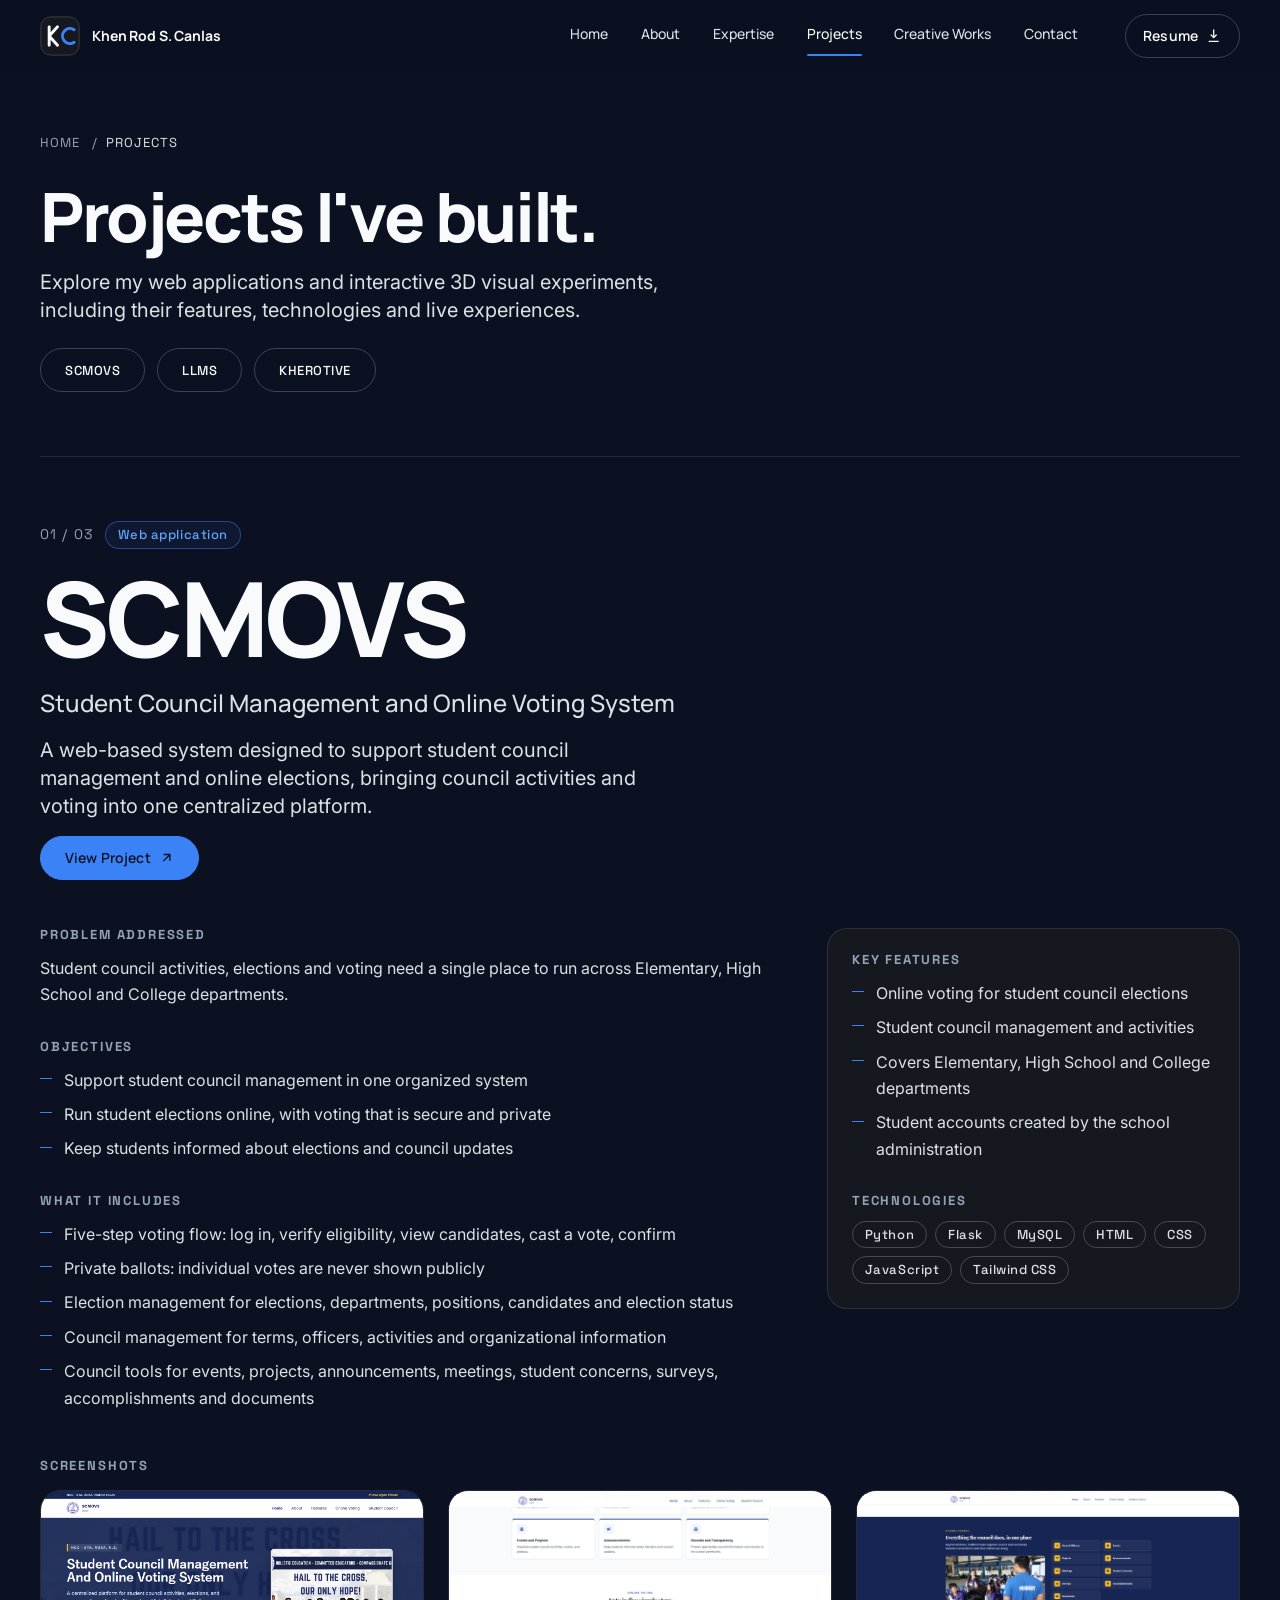
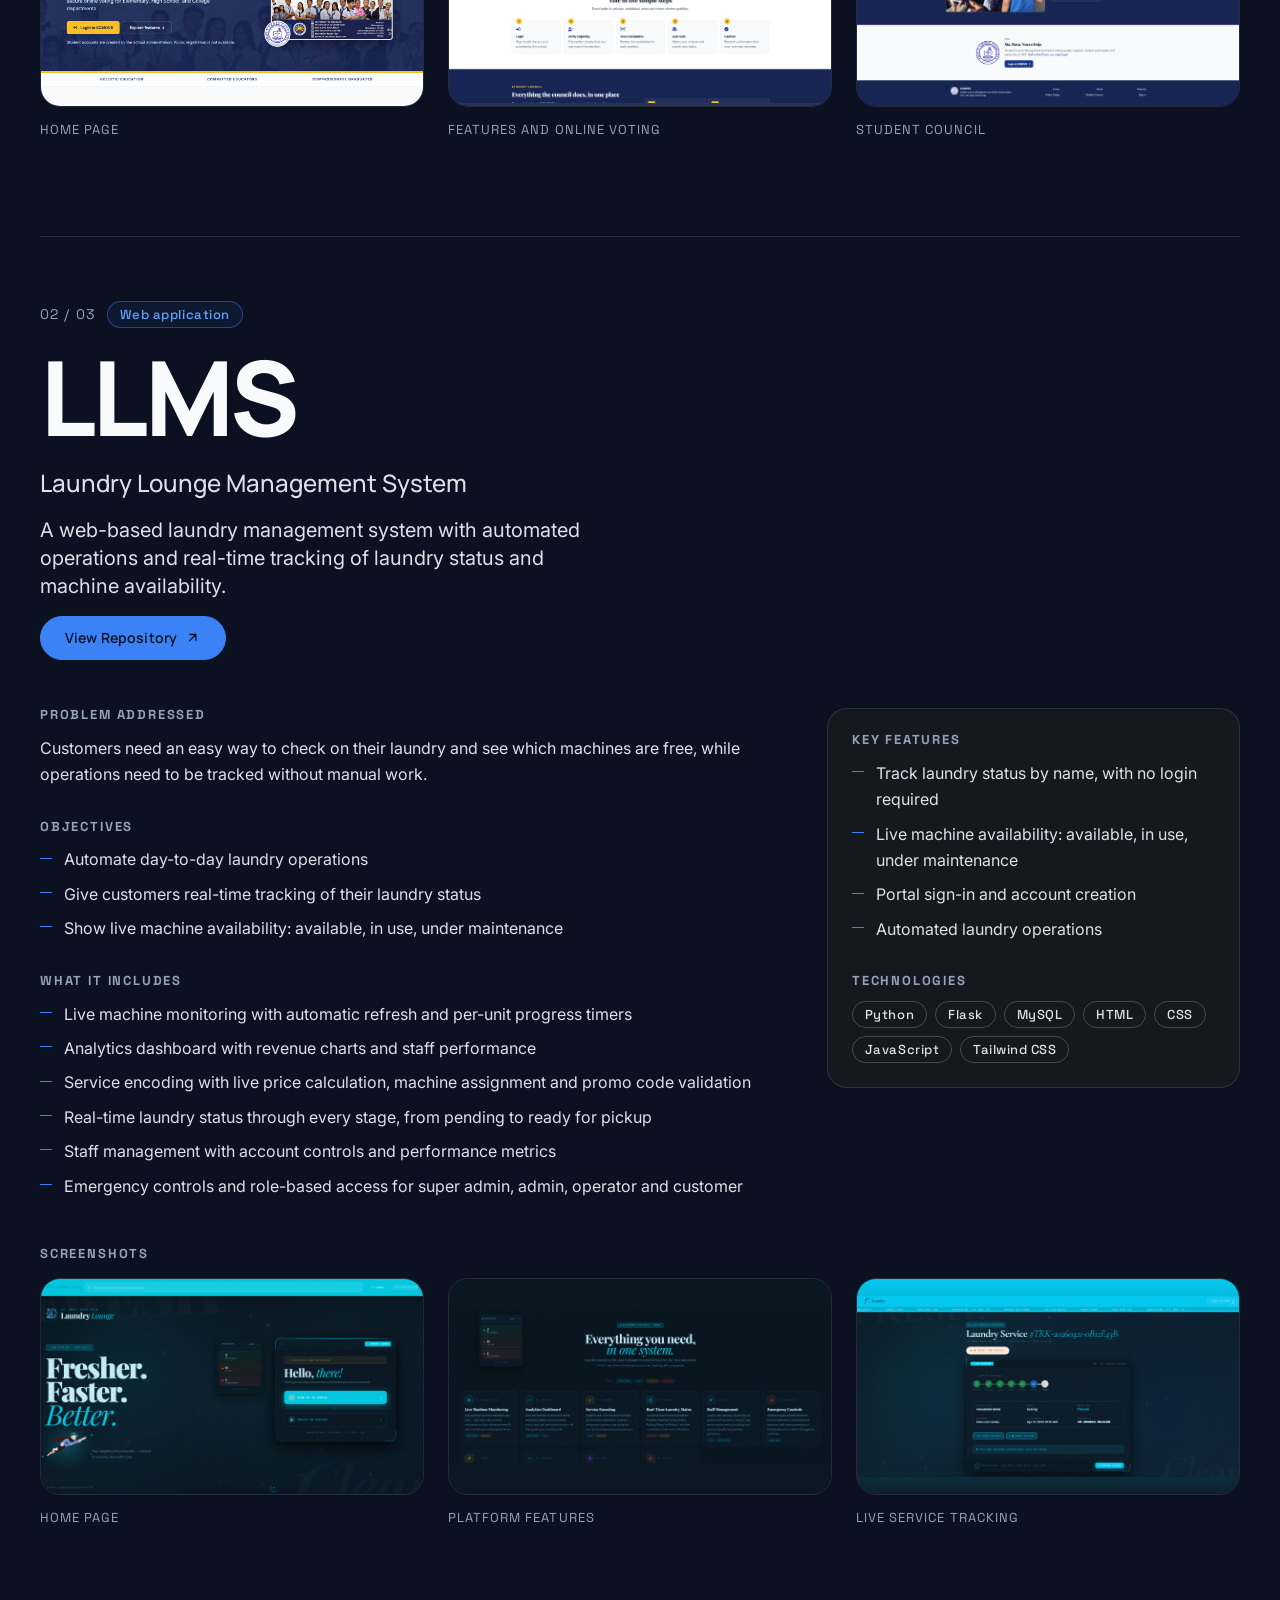
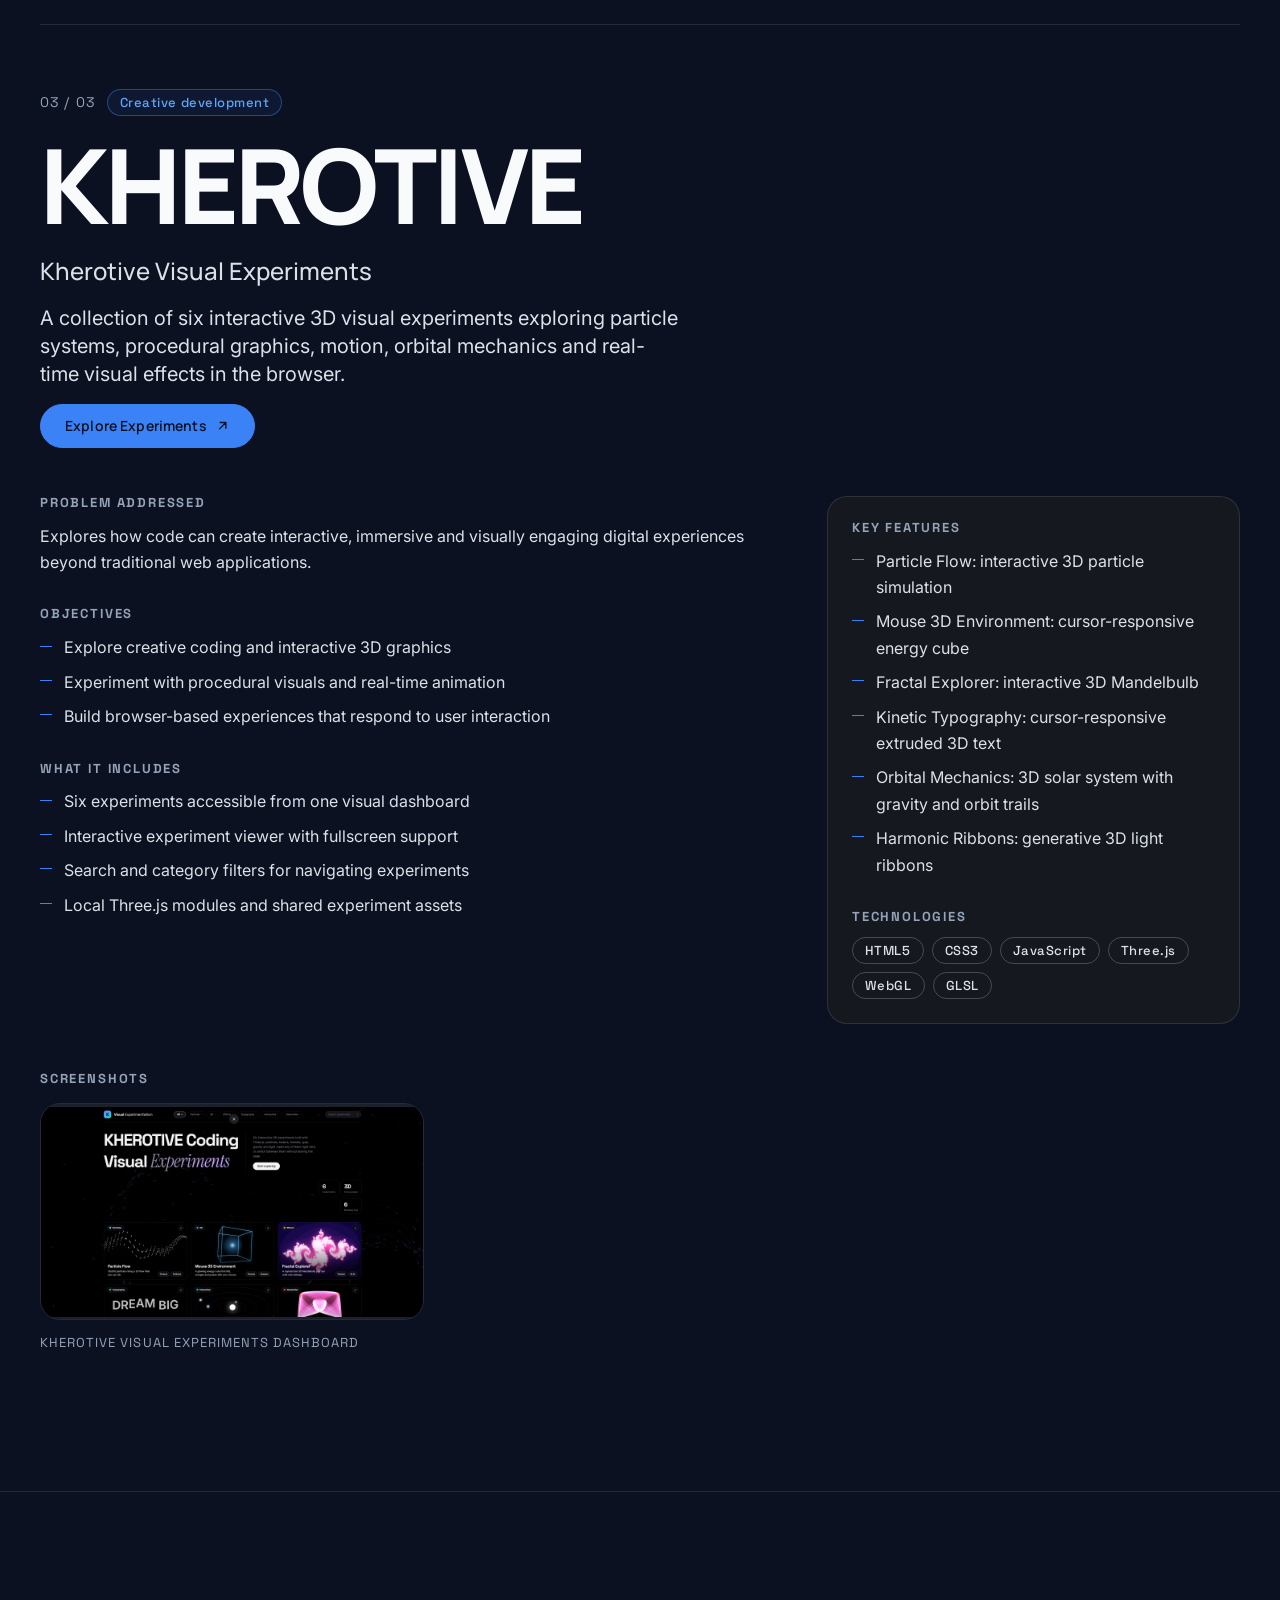
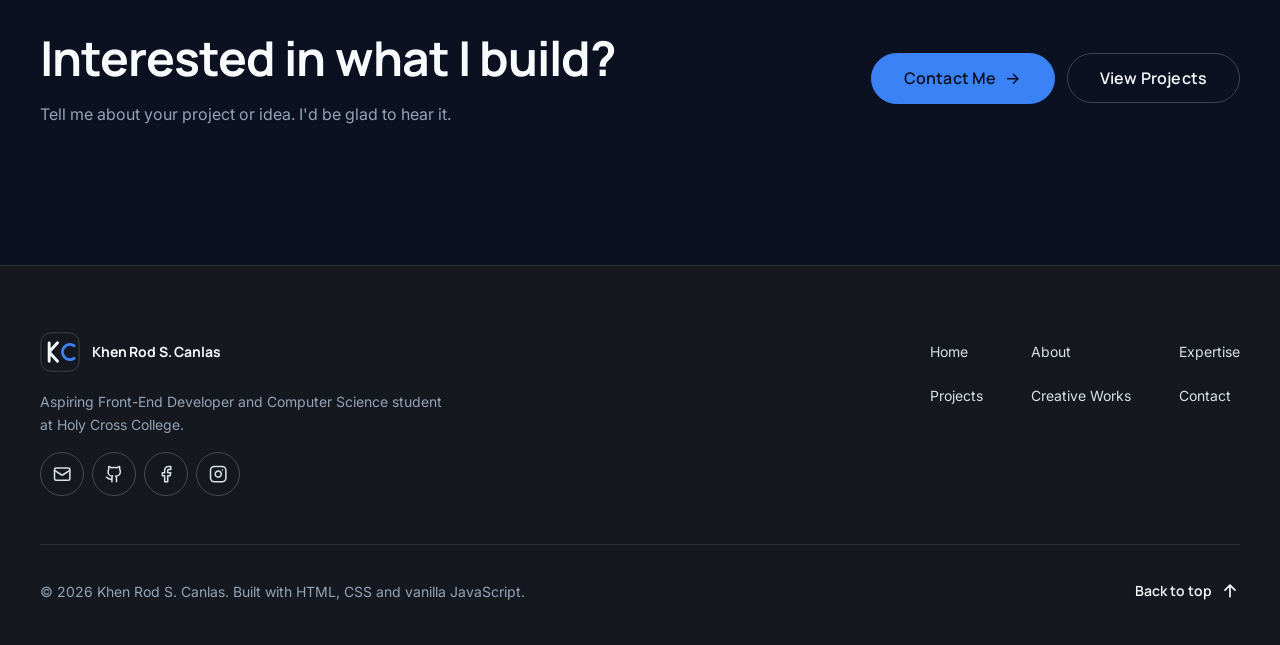
<file: pages/projects.html>
<!DOCTYPE html>
<html lang="en">
<head>
  <meta charset="UTF-8">
  <meta name="viewport" content="width=device-width, initial-scale=1">
  <meta name="theme-color" content="#0B1120">
  <title>Projects · Khen Rod S. Canlas</title>
  <meta name="description" content="Project details for SCMOVS, LLMS and Kherotive Visual Experiments by Khen Rod S. Canlas.">
  <link rel="icon" href="../favicon.ico" sizes="any">
  <script>if(!window.matchMedia("(prefers-reduced-motion: reduce)").matches){document.documentElement.classList.add("js-anim");setTimeout(function(){if(!window.__animReady)document.documentElement.classList.remove("js-anim")},4000)}</script>

  <link rel="preconnect" href="https://fonts.googleapis.com">
  <link rel="preconnect" href="https://fonts.gstatic.com" crossorigin>
  <link href="https://fonts.googleapis.com/css2?family=Inter:wght@400;500;600&family=Manrope:wght@500;600;700;800&family=Space+Grotesk:wght@400;500;600&display=swap" rel="stylesheet">

  <link rel="stylesheet" href="../css/variables.css">
  <link rel="stylesheet" href="../css/style.css">
  <link rel="stylesheet" href="../css/responsive.css">
  <link rel="stylesheet" href="../css/animations.css">

  <script src="../js/contact.js" defer></script>
  <script src="../js/navigation.js" defer></script>
  <script src="../js/data/skills.js" defer></script>
  <script src="../js/data/projects.js" defer></script>
  <script src="../js/main.js" defer></script>
  <script src="../js/animations.js" defer></script>
</head>
<body id="top" data-page="projects" data-root="../">
  <a class="skip-link" href="#main">Skip to content</a>

  <header id="site-header">
    <noscript><nav class="noscript-nav" aria-label="Primary"><a href="../index.html">Home</a><a href="../pages/about.html">About</a><a href="../index.html#expertise">Expertise</a><a href="../pages/projects.html">Projects</a><a href="../index.html#creative-works">Creative Works</a><a href="../pages/contact.html">Contact</a></nav></noscript>
  </header>

  <main id="main">
    <section class="section page-hero" aria-labelledby="page-title">
      <div class="container container--wide">
        <div class="page-hero__text page-hero__text--wide">
          <nav class="crumbs" aria-label="Breadcrumb"><a href="../index.html">Home</a><span aria-hidden="true">/</span><span aria-current="page">Projects</span></nav>
          <h1 id="page-title" class="h1 page-hero__title">Projects I've built.</h1>
          <p class="lead">Explore my web applications and interactive 3D visual experiments, including their features, technologies and live experiences.</p>
          <nav class="jump" aria-label="Jump to a project">
            <a class="tag" href="#scmovs">SCMOVS</a>
            <a class="tag" href="#llms">LLMS</a>
            <a class="tag" href="#kherotive-visual-experiments">KHEROTIVE</a>
          </nav>
        </div>
      </div>
    </section>

    <div class="container container--wide pd-list" data-project-details>
      <noscript><p class="text-soft"><strong>SCMOVS</strong> and <strong>LLMS</strong> are web applications, while <strong>KHEROTIVE</strong> is a collection of six interactive 3D visual experiments built with Three.js. Enable JavaScript to see full project details and screenshots.</p></noscript>
    </div>

    <section class="section section--bordered cta" aria-labelledby="cta-title">
      <div class="container container--wide">
        <div class="cta__inner">
          <div class="stack">
            <h2 id="cta-title">Interested in what I build?</h2>
            <p class="text-muted">Tell me about your project or idea. I'd be glad to hear it.</p>
          </div>
          <div class="cluster">
            <a class="btn btn--primary btn--lg" href="contact.html">Contact Me <svg class="icon-arrow" viewBox="0 0 24 24" fill="none" stroke="currentColor" stroke-width="2" stroke-linecap="round" stroke-linejoin="round" aria-hidden="true"><path d="M5 12h14M13 6l6 6-6 6"/></svg></a>
            <a class="btn btn--secondary btn--lg" href="projects.html">View Projects</a>
          </div>
        </div>
      </div>
    </section>
  </main>

  <footer id="site-footer"></footer>
</body>
</html>
</file>
<file: css/variables.css>
/* ==========================================================================
   variables.css — Design tokens (single source of truth)
   Brand palette is from the project brief. Anything marked "derived" was
   added only to satisfy contrast (WCAG AA) or to give surfaces depth.
   Load this file BEFORE style.css.
   ========================================================================== */

:root {
  /* ---- Brand palette (from brief) ------------------------------------- */
  --navy-950: #0B1120;      /* Midnight Navy */
  --charcoal-900: #15191F;  /* Charcoal */
  --white-50: #F8FAFC;      /* Soft White */
  --blue-500: #3B82F6;      /* Electric Blue */
  --slate-500: #64748B;     /* Slate */
  --silver-200: #DCE1E8;    /* Silver */

  /* ---- Derived tints (contrast-driven) -------------------------------- */
  --slate-400: #94A3B8;     /* muted text on dark: 7.3:1 on navy (brand slate is only 3.96:1) */
  --blue-400: #60A5FA;      /* hover/links on dark: 7.4:1 on navy */
  --blue-600: #2563EB;      /* accent on light surfaces: 4.9:1 on soft white */
  --charcoal-800: #1B212B;  /* elevated surface above charcoal */
  --error-400: #F87171;     /* functional: form errors */
  --success-400: #4ADE80;   /* functional: form success */

  /* ---- Semantic tokens: DARK (default) -------------------------------- */
  --color-bg: var(--navy-950);
  --color-surface: var(--charcoal-900);
  --color-surface-raised: var(--charcoal-800);
  --color-text: var(--white-50);
  --color-text-soft: var(--silver-200);
  --color-text-muted: var(--slate-400);
  --color-border: rgba(220, 225, 232, 0.12);
  --color-border-strong: rgba(220, 225, 232, 0.24);
  --color-accent: var(--blue-500);
  --color-accent-hover: var(--blue-400);
  --color-on-accent: var(--navy-950);   /* navy on blue = 5.1:1 (white on blue is only 3.5:1) */
  --color-link: var(--blue-400);
  --color-focus: var(--blue-400);
  --color-error: var(--error-400);
  --color-success: var(--success-400);
  --color-decor: var(--slate-500);      /* decorative only: borders, rules, large icons */

  /* ---- Typography ------------------------------------------------------ */
  --font-display: "Manrope", "Inter", system-ui, -apple-system, "Segoe UI", Roboto, sans-serif;
  --font-body: "Inter", system-ui, -apple-system, "Segoe UI", Roboto, sans-serif;
  --font-accent: "Space Grotesk", "Inter", system-ui, sans-serif;  /* eyebrows, labels, numerals */

  --text-xs: 0.8125rem;   /* 13px: uppercase labels only */
  --text-sm: 0.875rem;    /* 14px */
  --text-base: 1rem;      /* 16px body */
  --text-lg: clamp(1.125rem, 1.07rem + 0.3vw, 1.25rem);
  --text-xl: clamp(1.25rem, 1.15rem + 0.5vw, 1.5rem);
  --text-2xl: clamp(1.5rem, 1.25rem + 1.2vw, 2rem);
  --text-3xl: clamp(1.875rem, 1.4rem + 2.2vw, 3rem);
  --text-4xl: clamp(2.25rem, 1.5rem + 3.6vw, 4.25rem);
  --text-display: clamp(2.5rem, 1.2rem + 6.6vw, 6.5rem);

  --leading-display: 1.02;
  --leading-heading: 1.15;
  --leading-snug: 1.4;
  --leading-body: 1.65;

  --tracking-display: -0.035em;
  --tracking-heading: -0.02em;
  --tracking-label: 0.14em;

  --weight-regular: 400;
  --weight-medium: 500;
  --weight-semibold: 600;
  --weight-bold: 700;
  --weight-extrabold: 800;

  /* ---- Spacing scale (4px base) --------------------------------------- */
  --space-1: 0.25rem;
  --space-2: 0.5rem;
  --space-3: 0.75rem;
  --space-4: 1rem;
  --space-5: 1.5rem;
  --space-6: 2rem;
  --space-7: 3rem;
  --space-8: 4rem;
  --space-9: 6rem;
  --space-10: 8rem;
  --section-y: clamp(4.5rem, 3rem + 7vw, 9rem);  /* vertical rhythm between sections */

  /* ---- Layout ---------------------------------------------------------- */
  --container-narrow: 46rem;   /* reading width */
  --container-default: 72rem;
  --container-wide: 82rem;
  --gutter: clamp(1.25rem, 0.6rem + 3vw, 2.5rem);
  --nav-height: 4.5rem;

  /* ---- Shape ----------------------------------------------------------- */
  --radius-sm: 0.5rem;
  --radius-md: 0.875rem;
  --radius-lg: 1.25rem;
  --radius-xl: 1.75rem;
  --radius-pill: 999px;
  --border-width: 1px;

  /* ---- Elevation (restrained: no glows) ------------------------------- */
  --shadow-sm: 0 1px 2px rgba(0, 0, 0, 0.35);
  --shadow-md: 0 10px 28px -12px rgba(0, 0, 0, 0.55);
  --shadow-lg: 0 28px 60px -24px rgba(0, 0, 0, 0.65);

  /* ---- Motion ---------------------------------------------------------- */
  --dur-fast: 150ms;
  --dur-base: 250ms;
  --dur-slow: 500ms;
  --dur-reveal: 700ms;
  --ease-out: cubic-bezier(0.22, 1, 0.36, 1);
  --ease-in-out: cubic-bezier(0.65, 0, 0.35, 1);

  /* ---- Stacking -------------------------------------------------------- */
  --z-raised: 10;
  --z-nav: 100;
  --z-overlay: 200;
  --z-modal: 300;

  /* ---- Touch ----------------------------------------------------------- */
  --tap-min: 2.75rem;  /* 44px minimum interactive target */

  /* Breakpoints (reference only; CSS variables can't be used in @media):
     sm 30em (480px) · md 48em (768px) · lg 64em (1024px) · xl 80em (1280px) · 2xl 100em (1600px) */

  color-scheme: dark;
}

/* ---- Light surface theme: apply with class="theme-light" on a section ---- */
.theme-light {
  --color-bg: var(--white-50);
  --color-surface: #FFFFFF;
  --color-surface-raised: #FFFFFF;
  --color-text: var(--navy-950);
  --color-text-soft: #334155;
  --color-text-muted: #556274;         /* derived: 5.7:1 on soft white */
  --color-border: rgba(11, 17, 32, 0.12);
  --color-border-strong: rgba(11, 17, 32, 0.28);
  --color-accent: var(--blue-600);
  --color-accent-hover: #1D4ED8;
  --color-on-accent: #FFFFFF;
  --color-link: var(--blue-600);
  --color-focus: var(--blue-600);
  --color-error: #B91C1C;
  --color-success: #15803D;
  --color-decor: var(--slate-500);
  --shadow-md: 0 10px 28px -12px rgba(11, 17, 32, 0.18);
  --shadow-lg: 0 28px 60px -24px rgba(11, 17, 32, 0.25);
  color-scheme: light;
  background: var(--color-bg);
  color: var(--color-text);
}
</file>
<file: css/style.css>
/* ==========================================================================
   style.css — Global styles, typography, layout primitives, components
   Requires variables.css to be loaded first. Mobile-first.
   Page-specific section styles are added in later phases below the
   "SECTIONS" marker at the bottom of this file.
   ========================================================================== */

/* ---------- 1. Reset & base ------------------------------------------- */
*, *::before, *::after { box-sizing: border-box; }

html {
  -webkit-text-size-adjust: 100%;
  text-size-adjust: 100%;
  scroll-behavior: smooth;
  scroll-padding-top: calc(var(--nav-height) + var(--space-4));
}

body {
  margin: 0;
  min-height: 100vh;
  background: var(--color-bg);
  color: var(--color-text);
  font-family: var(--font-body);
  font-size: var(--text-base);
  line-height: var(--leading-body);
  font-weight: var(--weight-regular);
  -webkit-font-smoothing: antialiased;
  -moz-osx-font-smoothing: grayscale;
  overflow-x: clip;               /* guard against accidental horizontal scroll */
}

img, picture, svg, video { display: block; max-width: 100%; height: auto; }
button, input, textarea, select { font: inherit; color: inherit; }
button { cursor: pointer; }
a { color: var(--color-link); text-decoration-thickness: 1px; text-underline-offset: 0.2em; }
a:hover { color: var(--color-accent-hover); }
ul[role="list"], ol[role="list"] { list-style: none; margin: 0; padding: 0; }
hr { border: 0; border-top: var(--border-width) solid var(--color-border); margin: var(--space-6) 0; }
::selection { background: var(--color-accent); color: var(--color-on-accent); }

/* Focus: always visible for keyboard users */
:focus-visible {
  outline: 2px solid var(--color-focus);
  outline-offset: 3px;
  border-radius: var(--radius-sm);
}
:focus:not(:focus-visible) { outline: none; }

/* ---------- 2. Accessibility helpers ---------------------------------- */
.sr-only {
  position: absolute; width: 1px; height: 1px; padding: 0; margin: -1px;
  overflow: hidden; clip: rect(0, 0, 0, 0); white-space: nowrap; border: 0;
}
.skip-link {
  position: absolute; left: var(--space-4); top: -4rem; z-index: var(--z-modal);
  padding: var(--space-3) var(--space-5);
  background: var(--color-accent); color: var(--color-on-accent);
  border-radius: var(--radius-sm); font-weight: var(--weight-semibold);
  transition: top var(--dur-fast) var(--ease-out);
}
.skip-link:focus { top: var(--space-4); color: var(--color-on-accent); }

/* Minimal reduced-motion safety net (animations.css refines this in Phase 12) */
@media (prefers-reduced-motion: reduce) {
  html { scroll-behavior: auto; }
  *, *::before, *::after {
    animation-duration: 0.01ms !important;
    animation-iteration-count: 1 !important;
    transition-duration: 0.01ms !important;
  }
}

/* ---------- 3. Typography --------------------------------------------- */
h1, h2, h3, h4 {
  margin: 0;
  font-family: var(--font-display);
  font-weight: var(--weight-bold);
  line-height: var(--leading-heading);
  letter-spacing: var(--tracking-heading);
  text-wrap: balance;
}
p { margin: 0; text-wrap: pretty; }

.display { font-size: var(--text-display); font-weight: var(--weight-extrabold); line-height: var(--leading-display); letter-spacing: var(--tracking-display); }
.h1 { font-size: var(--text-4xl); }
.h2 { font-size: var(--text-3xl); }
.h3 { font-size: var(--text-2xl); }
.h4 { font-size: var(--text-xl); }
h1 { font-size: var(--text-4xl); }
h2 { font-size: var(--text-3xl); }
h3 { font-size: var(--text-2xl); }
h4 { font-size: var(--text-xl); }

.lead { font-size: var(--text-lg); line-height: var(--leading-snug); color: var(--color-text-soft); max-width: 40rem; }
.text-muted { color: var(--color-text-muted); }
.text-soft { color: var(--color-text-soft); }
.text-sm { font-size: var(--text-sm); }
.text-accent { color: var(--color-accent); }
.measure { max-width: 65ch; }

/* Eyebrow / section label */
.eyebrow {
  display: inline-flex; align-items: center; gap: var(--space-3);
  font-family: var(--font-accent); font-size: var(--text-xs); font-weight: var(--weight-medium);
  letter-spacing: var(--tracking-label); text-transform: uppercase;
  color: var(--color-text-muted);
}
.eyebrow::before { content: ""; width: 1.75rem; height: 1px; background: var(--color-accent); }

/* Section index number, e.g. "01" */
.index-num { font-family: var(--font-accent); font-size: var(--text-sm); color: var(--color-text-muted); letter-spacing: 0.08em; }

/* ---------- 4. Layout primitives -------------------------------------- */
.container { width: 100%; max-width: var(--container-default); margin-inline: auto; padding-inline: var(--gutter); }
.container--wide { max-width: var(--container-wide); }
.container--narrow { max-width: var(--container-narrow); }

.section { padding-block: var(--section-y); position: relative; }
.section--alt { background: var(--color-surface); }
.section--bordered { border-top: var(--border-width) solid var(--color-border); }
.section__head { display: grid; gap: var(--space-4); margin-bottom: var(--space-7); max-width: 46rem; }

.stack { display: grid; gap: var(--space-4); }
.stack--lg { gap: var(--space-6); }
.cluster { display: flex; flex-wrap: wrap; align-items: center; gap: var(--space-3); }
.grid { display: grid; gap: var(--space-5); }

/* Bento grid: 1 column on mobile, 6-col composition from tablet up */
.bento { display: grid; gap: var(--space-4); grid-template-columns: 1fr; }
@media (min-width: 48em) {
  .bento { grid-template-columns: repeat(6, 1fr); gap: var(--space-5); }
  .bento > .span-2 { grid-column: span 2; }
  .bento > .span-3 { grid-column: span 3; }
  .bento > .span-4 { grid-column: span 4; }
  .bento > .span-6 { grid-column: span 6; }
  .bento > .row-2 { grid-row: span 2; }
}

/* ---------- 5. Buttons ------------------------------------------------- */
.btn {
  --btn-bg: transparent; --btn-fg: var(--color-text); --btn-bd: var(--color-border-strong);
  display: inline-flex; align-items: center; justify-content: center; gap: var(--space-2);
  min-height: var(--tap-min); padding: 0.7rem 1.5rem;
  background: var(--btn-bg); color: var(--btn-fg);
  border: var(--border-width) solid var(--btn-bd); border-radius: var(--radius-pill);
  font-family: var(--font-display); font-size: var(--text-sm); font-weight: var(--weight-semibold);
  letter-spacing: 0.01em; line-height: 1; text-decoration: none; white-space: nowrap;
  transition: background-color var(--dur-base) var(--ease-out), color var(--dur-base) var(--ease-out),
              border-color var(--dur-base) var(--ease-out), transform var(--dur-base) var(--ease-out);
}
.btn:hover { transform: translateY(-1px); color: var(--btn-fg); }
.btn:active { transform: translateY(0); }
.btn svg { width: 1.1em; height: 1.1em; flex: none; transition: transform var(--dur-base) var(--ease-out); }
.btn:hover svg.icon-arrow { transform: translateX(3px); }

.btn--primary { --btn-bg: var(--color-accent); --btn-fg: var(--color-on-accent); --btn-bd: var(--color-accent); }
.btn--primary:hover { --btn-bg: var(--color-accent-hover); --btn-bd: var(--color-accent-hover); }
.btn--secondary:hover { --btn-bd: var(--color-text); background: rgba(127, 140, 160, 0.12); }
.btn--ghost { --btn-bd: transparent; padding-inline: var(--space-4); }
.btn--ghost:hover { background: rgba(127, 140, 160, 0.14); }
.btn--sm { min-height: var(--tap-min); padding: 0.55rem 1.1rem; }   /* keeps 44px target */
.btn--lg { padding: 1rem 2rem; font-size: var(--text-base); }
.btn[disabled], .btn[aria-disabled="true"] { opacity: 0.5; cursor: not-allowed; transform: none; pointer-events: none; }

/* Text link with arrow */
.link-arrow {
  display: inline-flex; align-items: center; gap: var(--space-2);
  min-height: var(--tap-min);
  font-family: var(--font-display); font-weight: var(--weight-semibold); font-size: var(--text-sm);
  color: var(--color-text); text-decoration: none;
  border-bottom: 1px solid transparent;
  transition: color var(--dur-base) var(--ease-out), gap var(--dur-base) var(--ease-out);
}
.link-arrow:hover { color: var(--color-accent-hover); gap: var(--space-3); }
.link-arrow svg { width: 1.25rem; height: 1.25rem; flex: none; }

/* ---------- 6. Cards & surfaces --------------------------------------- */
.card {
  position: relative; display: flex; flex-direction: column; gap: var(--space-4);
  padding: var(--space-5);
  background: var(--color-surface);
  border: var(--border-width) solid var(--color-border);
  border-radius: var(--radius-lg);
  transition: border-color var(--dur-base) var(--ease-out), transform var(--dur-base) var(--ease-out),
              box-shadow var(--dur-base) var(--ease-out);
}
.card--raised { background: var(--color-surface-raised); box-shadow: var(--shadow-md); }
.card--interactive:hover { border-color: var(--color-border-strong); transform: translateY(-3px); box-shadow: var(--shadow-md); }
.card--flush { padding: 0; overflow: hidden; }
.card__title { font-size: var(--text-xl); }
.card__body { color: var(--color-text-muted); font-size: var(--text-base); }
.card__icon {
  display: grid; place-items: center; width: 2.75rem; height: 2.75rem;
  border-radius: var(--radius-md); background: rgba(59, 130, 246, 0.12); color: var(--color-accent);
}
.card__icon svg { width: 1.35rem; height: 1.35rem; }

/* Media frame: reserved aspect ratio prevents layout shift */
.media { position: relative; overflow: hidden; background: var(--color-surface-raised); aspect-ratio: 16 / 10; }
.media--square { aspect-ratio: 1 / 1; }
.media--portrait { aspect-ratio: 4 / 5; }
.media > img, .media > video { width: 100%; height: 100%; object-fit: cover; }

/* Clearly-labelled placeholder for assets that have not been supplied yet.
   Usage: <div class="media placeholder" data-label="SCMOVS thumbnail"></div> */
.placeholder {
  display: grid; place-items: center; text-align: center; padding: var(--space-4);
  color: var(--color-text-muted); border: 1px dashed var(--color-border-strong);
  background:
    repeating-linear-gradient(135deg, transparent 0 14px, rgba(127, 140, 160, 0.07) 14px 15px),
    var(--color-surface-raised);
}
.placeholder::after {
  content: "Placeholder · " attr(data-label);
  font-family: var(--font-accent); font-size: var(--text-xs);
  letter-spacing: 0.08em; text-transform: uppercase;
}

/* ---------- 7. Tags / chips ------------------------------------------- */
.tag {
  display: inline-flex; align-items: center; gap: var(--space-2);
  padding: 0.3rem 0.75rem;
  font-family: var(--font-accent); font-size: var(--text-xs); font-weight: var(--weight-medium);
  letter-spacing: 0.04em; line-height: 1.2;
  color: var(--color-text-soft);
  border: var(--border-width) solid var(--color-border-strong); border-radius: var(--radius-pill);
  white-space: nowrap;
}
/* Long tags may wrap on very narrow screens instead of overflowing */
@media (max-width: 30em) { .tag { white-space: normal; border-radius: var(--radius-md); } }
.tag--accent { color: var(--color-accent-hover); border-color: rgba(59, 130, 246, 0.45); background: rgba(59, 130, 246, 0.08); }
.tag-list { display: flex; flex-wrap: wrap; gap: var(--space-2); padding: 0; margin: 0; list-style: none; }

/* ---------- 8. Forms --------------------------------------------------- */
.field { display: grid; gap: var(--space-2); }
.field__label { font-size: var(--text-sm); font-weight: var(--weight-medium); color: var(--color-text-soft); }
.field__control {
  width: 100%; min-height: var(--tap-min); padding: 0.75rem 1rem;
  background: var(--color-surface); color: var(--color-text);
  border: var(--border-width) solid var(--color-border-strong); border-radius: var(--radius-md);
  transition: border-color var(--dur-fast) var(--ease-out), background-color var(--dur-fast) var(--ease-out);
}
textarea.field__control { min-height: 9rem; resize: vertical; }
.field__control::placeholder { color: var(--color-text-muted); opacity: 0.8; }
.field__control:hover { border-color: var(--color-text-muted); }
.field__control:focus-visible { outline: 2px solid var(--color-focus); outline-offset: 2px; border-color: var(--color-focus); }
.field__hint { font-size: var(--text-sm); color: var(--color-text-muted); }
.field__error { font-size: var(--text-sm); color: var(--color-error); display: none; }
.field[data-invalid="true"] .field__control { border-color: var(--color-error); }
.field[data-invalid="true"] .field__error { display: block; }
.form-status { padding: var(--space-4); border-radius: var(--radius-md); border: var(--border-width) solid var(--color-border-strong); font-size: var(--text-sm); }
.form-status[data-state="error"] { border-color: var(--color-error); color: var(--color-error); }
.form-status[data-state="info"] { border-color: var(--color-accent); color: var(--color-text-soft); }
.form-status[data-state="success"] { border-color: var(--color-success); color: var(--color-success); }

/* ---------- 9. Misc components ---------------------------------------- */
.rule { height: 1px; background: var(--color-border); border: 0; margin: 0; }
.icon { width: 1.25rem; height: 1.25rem; flex: none; }
.stat-label { font-family: var(--font-accent); font-size: var(--text-xs); letter-spacing: var(--tracking-label); text-transform: uppercase; color: var(--color-text-muted); }

/* ==========================================================================
   SECTIONS — page/section-specific styles are appended here in Phases 3–11
   ========================================================================== */

/* ---------- Phase 3: Header, navigation, footer ----------------------- */
.site-header {
  position: sticky; top: 0; z-index: var(--z-nav);
  min-height: var(--nav-height);                    /* reserved space: no layout shift when JS renders */
  border-bottom: var(--border-width) solid transparent;
  transition: border-color var(--dur-base) var(--ease-out);
}
/* Backdrop lives on a pseudo-element: a filter on the header itself would
   trap the fixed mobile menu inside the header's box. */
.site-header::before {
  content: ""; position: absolute; inset: 0; z-index: -1;
  background: rgba(11, 17, 32, 0.88);
  -webkit-backdrop-filter: blur(10px); backdrop-filter: blur(10px);
}
.site-header.is-scrolled, .site-header.is-open { border-bottom-color: var(--color-border); }

.site-header__inner {
  display: flex; align-items: center; justify-content: space-between; gap: var(--space-4);
  height: var(--nav-height);
}

/* Brand */
.brand { display: inline-flex; align-items: center; gap: var(--space-3); min-height: var(--tap-min); color: var(--color-text); text-decoration: none; }
.brand:hover { color: var(--color-text); }
.brand__mark { width: 2.5rem; height: 2.5rem; flex: none; transition: transform var(--dur-base) var(--ease-out); }
.brand:hover .brand__mark { transform: rotate(-4deg); }
.brand__name { display: none; font-family: var(--font-display); font-weight: var(--weight-bold); font-size: var(--text-sm); letter-spacing: -0.01em; white-space: nowrap; }
@media (min-width: 30em) { .brand__name { display: inline; } }

/* Mobile menu toggle */
.nav-toggle {
  display: inline-grid; place-items: center; width: var(--tap-min); height: var(--tap-min);
  padding: 0; background: transparent; border: var(--border-width) solid var(--color-border-strong);
  border-radius: var(--radius-pill); color: var(--color-text);
  transition: border-color var(--dur-base) var(--ease-out);
}
.nav-toggle:hover { border-color: var(--color-text); }
.nav-toggle__bars { display: grid; gap: 5px; width: 1.1rem; }
.nav-toggle__bars span { display: block; height: 2px; background: currentColor; border-radius: 2px; transition: transform var(--dur-base) var(--ease-out), opacity var(--dur-fast) linear; }
.is-open .nav-toggle__bars span:nth-child(1) { transform: translateY(7px) rotate(45deg); }
.is-open .nav-toggle__bars span:nth-child(2) { opacity: 0; }
.is-open .nav-toggle__bars span:nth-child(3) { transform: translateY(-7px) rotate(-45deg); }

/* Menu panel — mobile: full-screen sheet under the header */
.site-menu {
  position: fixed; inset: var(--nav-height) 0 0 0; z-index: var(--z-overlay);
  display: flex; flex-direction: column; gap: var(--space-6);
  padding: var(--space-5) var(--gutter) calc(var(--space-6) + env(safe-area-inset-bottom, 0px));
  background: var(--color-bg); overflow-y: auto; overscroll-behavior: contain;
  visibility: hidden; opacity: 0; transform: translateY(-0.5rem);
  transition: opacity var(--dur-base) var(--ease-out), transform var(--dur-base) var(--ease-out), visibility 0s linear var(--dur-base);
}
.is-open .site-menu { visibility: visible; opacity: 1; transform: none; transition-delay: 0s; }
body.nav-open { overflow: hidden; }

.site-nav__list { list-style: none; margin: 0; padding: 0; display: grid; counter-reset: nav; }
.site-nav__link {
  display: flex; align-items: baseline; gap: var(--space-4); min-height: var(--tap-min);
  padding-block: var(--space-4); border-bottom: var(--border-width) solid var(--color-border);
  font-family: var(--font-display); font-weight: var(--weight-semibold); font-size: var(--text-2xl);
  letter-spacing: var(--tracking-heading); color: var(--color-text); text-decoration: none;
  transition: color var(--dur-base) var(--ease-out), padding-left var(--dur-base) var(--ease-out);
}
.site-nav__link::before {
  counter-increment: nav; content: "0" counter(nav);
  font-family: var(--font-accent); font-size: var(--text-xs); font-weight: var(--weight-medium);
  letter-spacing: 0.08em; color: var(--color-text-muted);
  min-width: 1.75rem; font-variant-numeric: tabular-nums;
}
.site-nav__link:hover { color: var(--color-accent-hover); padding-left: var(--space-2); }
.site-nav__link[aria-current] { color: var(--color-accent); }
.site-menu__resume { align-self: flex-start; }

/* Desktop: inline navigation */
@media (min-width: 64em) {
  .nav-toggle { display: none; }
  .site-menu {
    position: static; inset: auto; z-index: auto; flex-direction: row; align-items: center; gap: var(--space-6);
    padding: 0; background: transparent; overflow: visible;
    visibility: visible; opacity: 1; transform: none; transition: none;
  }
  .site-nav__list { display: flex; align-items: center; gap: var(--space-1); counter-reset: none; }
  .site-nav__link {
    position: relative; padding: 0.5rem 0.9rem; border: 0; border-radius: var(--radius-pill);
    font-size: var(--text-sm); font-weight: var(--weight-medium); letter-spacing: 0; color: var(--color-text-soft);
  }
  .site-nav__link::before { content: none; }
  .site-nav__link:hover { padding-left: 0.9rem; color: var(--color-text); }
  /* Active indicator: a short accent bar that grows in */
  .site-nav__link::after {
    content: ""; position: absolute; left: 0.9rem; right: 0.9rem; bottom: 0.15rem; height: 2px;
    background: var(--color-accent); border-radius: 2px;
    transform: scaleX(0); transform-origin: left; transition: transform var(--dur-base) var(--ease-out);
  }
  .site-nav__link[aria-current] { color: var(--color-text); }
  .site-nav__link[aria-current]::after { transform: scaleX(1); }
}

/* Footer */
.site-footer { border-top: var(--border-width) solid var(--color-border); background: var(--color-surface); padding-block: var(--space-8) var(--space-6); }
.site-footer__top { display: grid; gap: var(--space-7); padding-bottom: var(--space-7); }
.site-footer__brand { display: grid; gap: var(--space-4); max-width: 26rem; }
.site-footer__list { list-style: none; margin: 0; padding: 0; display: grid; grid-template-columns: repeat(2, minmax(0, 1fr)); gap: 0 var(--space-5); }
.site-footer__link {
  display: inline-flex; align-items: center; min-height: var(--tap-min);
  font-size: var(--text-sm); color: var(--color-text-soft); text-decoration: none;
  transition: color var(--dur-base) var(--ease-out);
}
.site-footer__link:hover { color: var(--color-accent-hover); }
.site-footer__bottom {
  display: flex; flex-wrap: wrap; align-items: center; justify-content: space-between; gap: var(--space-3) var(--space-5);
  padding-top: var(--space-5); border-top: var(--border-width) solid var(--color-border);
}
@media (min-width: 48em) {
  .site-footer__top { grid-template-columns: 1fr auto; align-items: start; }
  .site-footer__list { grid-template-columns: repeat(3, auto); gap: 0 var(--space-7); }
}

/* No-JS fallback links (shown only when scripts are disabled) */
.noscript-nav { display: flex; flex-wrap: wrap; gap: var(--space-2) var(--space-5); padding: var(--space-3) var(--gutter); }
.noscript-nav a { display: inline-flex; align-items: center; min-height: var(--tap-min); }

/* ---------- Phase 4: Hero --------------------------------------------- */
.hero {
  position: relative; isolation: isolate; overflow: clip;
  display: grid; align-items: center;
  min-height: calc(100svh - var(--nav-height));
  padding-block: var(--space-7) var(--space-9);
}
/* Quiet decoration: a masked hairline grid and one soft blue wash. No motion yet. */
.hero__bg { position: absolute; inset: 0; z-index: -1; pointer-events: none; }
.hero__bg::before {
  content: ""; position: absolute; inset: 0;
  background-image:
    linear-gradient(var(--color-border) 1px, transparent 1px),
    linear-gradient(90deg, var(--color-border) 1px, transparent 1px);
  background-size: 4rem 4rem;
  -webkit-mask-image: radial-gradient(ellipse 70% 60% at 72% 30%, #000 10%, transparent 75%);
          mask-image: radial-gradient(ellipse 70% 60% at 72% 30%, #000 10%, transparent 75%);
}
.hero__bg::after {
  content: ""; position: absolute; inset: 0;
  background: radial-gradient(45% 40% at 80% 18%, rgba(59, 130, 246, 0.14), transparent 70%);
}

.hero__inner { display: grid; gap: var(--space-8); align-items: center; }
.hero__content { display: grid; gap: var(--space-5); justify-items: start; min-width: 0; }
.hero__title { font-size: clamp(2.5rem, 1.2rem + 5.2vw, 4.5rem); max-width: 16ch; margin-block: var(--space-2) 0; }
.hero__lede { max-width: 38rem; font-size: clamp(1rem, 0.95rem + 0.22vw, 1.125rem); line-height: 1.6; }   /* sized for a longer intro paragraph */
.hero__actions { margin-top: var(--space-2); }

.hero__facts {
  display: grid; grid-template-columns: repeat(2, minmax(0, auto)); gap: var(--space-5) var(--space-7);
  margin: var(--space-5) 0 0; padding-top: var(--space-5);
  border-top: var(--border-width) solid var(--color-border); width: 100%; max-width: 30rem;
}
.hero__facts dd { margin: var(--space-1) 0 0; font-family: var(--font-display); font-weight: var(--weight-semibold); font-size: var(--text-base); }

/* Portrait */
.hero__visual { position: relative; margin: 0; width: 100%; max-width: 24rem; padding: 0 var(--space-4) var(--space-4) 0; justify-self: start; }
.hero__outline {
  position: absolute; top: var(--space-4); left: var(--space-4); right: 0; bottom: 0;
  border: var(--border-width) solid var(--color-border-strong); border-radius: var(--radius-xl);
}
.hero__frame {
  position: relative; aspect-ratio: 4 / 5; overflow: hidden;
  background: var(--color-surface); border: var(--border-width) solid var(--color-border);
  border-radius: var(--radius-xl); box-shadow: var(--shadow-lg);
}
.hero__frame > img { width: 100%; height: 100%; object-fit: cover; object-position: 50% 28%; }   /* keeps the face in frame for tall portraits */
.hero__badge {
  position: absolute; left: var(--space-4); right: var(--space-4); bottom: var(--space-4);
  display: grid; gap: var(--space-1); padding: var(--space-3) var(--space-4);
  font-family: var(--font-display); font-size: var(--text-sm); font-weight: var(--weight-semibold);
  background: rgba(11, 17, 32, 0.86); color: var(--white-50);
  -webkit-backdrop-filter: blur(8px); backdrop-filter: blur(8px);
  border: var(--border-width) solid var(--color-border-strong); border-radius: var(--radius-md);
}
.hero__badge .stat-label { color: var(--slate-400); }

/* Scroll cue (desktop/tablet only) */
.hero__scroll-wrap { position: absolute; left: 0; right: 0; bottom: var(--space-5); display: none; pointer-events: none; }
.hero__scroll {
  pointer-events: auto; display: inline-flex; align-items: center; gap: var(--space-3);
  min-height: var(--tap-min); color: var(--color-text-muted); text-decoration: none;
}
.hero__scroll:hover { color: var(--color-text); }
.hero__scroll-line { position: relative; display: block; width: 1px; height: 2.5rem; background: var(--color-border-strong); overflow: hidden; }
.hero__scroll-line::after { content: ""; position: absolute; left: 0; top: 0; width: 1px; height: 40%; background: var(--color-accent); }

@media (min-width: 48em) {
  .hero__scroll-wrap { display: block; }
  .hero { padding-bottom: var(--space-10); }
}
@media (min-width: 64em) {
  .hero__inner { grid-template-columns: minmax(0, 7fr) minmax(0, 5fr); gap: var(--space-9); }
  .hero__visual { justify-self: end; max-width: 27rem; }
}

/* ---------- Phase 5: About --------------------------------------------- */
.about__grid { display: grid; gap: var(--space-8); }
.about__story { display: grid; gap: var(--space-5); align-content: start; justify-items: start; }
.about__story h2 { margin-top: calc(-1 * var(--space-2)); }
.about__lead { font-size: var(--text-xl); color: var(--color-text); max-width: 34rem; }
.about__story p { max-width: 36rem; }
.about__cards .card { height: 100%; }
.about__interests {
  display: grid; gap: var(--space-4);
  margin-top: var(--space-8); padding-top: var(--space-6);
  border-top: var(--border-width) solid var(--color-border);
}
@media (min-width: 64em) {
  .about__grid { grid-template-columns: minmax(0, 5fr) minmax(0, 7fr); gap: var(--space-9); align-items: start; }
  .about__story { position: sticky; top: calc(var(--nav-height) + var(--space-6)); }
}

/* ---------- Phase 6: Expertise ----------------------------------------- */
.skill-card { gap: var(--space-5); padding: var(--space-5); }
.skill-card__head { display: flex; align-items: center; gap: var(--space-4); }
.skill-card__head .card__title { font-size: var(--text-xl); }
.skill-list { list-style: none; margin: 0; padding: 0; display: grid; gap: var(--space-3); grid-template-columns: 1fr; flex: 1; grid-auto-rows: 1fr; }
.skill {
  display: flex; align-items: center; gap: var(--space-3);
  padding: var(--space-3) var(--space-4);
  background: var(--color-bg); border: var(--border-width) solid var(--color-border); border-radius: var(--radius-md);
  transition: border-color var(--dur-base) var(--ease-out);
}
.skill:hover { border-color: var(--color-border-strong); }
.skill__icon { display: grid; place-items: center; width: 2.25rem; height: 2.25rem; flex: none; border-radius: var(--radius-sm); background: rgba(59, 130, 246, 0.12); color: var(--color-accent); }
.skill__icon svg { width: 1.15rem; height: 1.15rem; }
.skill__text { display: grid; line-height: 1.3; min-width: 0; }
.skill__name { font-family: var(--font-display); font-weight: var(--weight-semibold); font-size: var(--text-base); }
.skill__note { font-size: var(--text-sm); color: var(--color-text-muted); }

@media (min-width: 30em) {
  .skill-card--front-end .skill-list, .skill-card--design .skill-list { grid-template-columns: repeat(2, minmax(0, 1fr)); }
}
@media (min-width: 48em) {
  .skill-card--front-end { grid-column: span 4; }
  .skill-card--back-end { grid-column: span 2; }
  .skill-card--design { grid-column: span 6; }
  .skill-card--design .skill-list { grid-template-columns: repeat(3, minmax(0, 1fr)); }
}
/* Tablet: stack the three cards full-width so no card gets cramped */
@media (min-width: 48em) and (max-width: 63.99em) {
  .skill-card--front-end, .skill-card--back-end { grid-column: span 6; }
  .skill-card--back-end .skill-list { grid-template-columns: repeat(3, minmax(0, 1fr)); }
}
.skill-card__head .card__icon { flex: none; }

/* ---------- Phase 7: Featured projects --------------------------------- */
.projects { display: grid; gap: var(--space-8); }
.project {
  display: grid; gap: var(--space-6); align-items: center;
  padding: var(--space-4); background: var(--color-bg);
  border: var(--border-width) solid var(--color-border); border-radius: var(--radius-xl);
  scroll-margin-top: calc(var(--nav-height) + var(--space-4));
}
.project__media { display: grid; gap: var(--space-4); min-width: 0; }
.project__stage { border-radius: var(--radius-lg); border: var(--border-width) solid var(--color-border); aspect-ratio: 16 / 9; }
.project__stage > img[hidden], .project__stage > .placeholder[hidden] { display: none; }
.project__stage .placeholder { position: absolute; inset: 0; }
.project__img { transition: transform var(--dur-slow) var(--ease-out); object-position: top center; }
.project:hover .project__img { transform: scale(1.02); }

.project__thumbs-row { display: flex; flex-wrap: wrap; align-items: center; justify-content: space-between; gap: var(--space-3); }
.project__thumbs { display: flex; flex-wrap: wrap; gap: var(--space-3); min-width: 0; }
.project__thumb {
  position: relative; display: grid; place-items: center; width: 5.5rem; aspect-ratio: 16 / 9; padding: 0; overflow: hidden;
  background: var(--color-surface); border: var(--border-width) solid var(--color-border-strong); border-radius: var(--radius-sm);
  opacity: 0.7; transition: opacity var(--dur-base) var(--ease-out), border-color var(--dur-base) var(--ease-out);
}
.project__thumb:hover { opacity: 1; }
.project__thumb[aria-pressed="true"] { opacity: 1; border-color: var(--color-accent); box-shadow: 0 0 0 1px var(--color-accent); }
.project__thumb img { width: 100%; height: 100%; object-fit: cover; object-position: top center; }
.project__thumb-empty { font-family: var(--font-accent); font-size: var(--text-sm); color: var(--color-text-muted); }
@media (max-width: 30em) { .project__thumb { width: 4.25rem; aspect-ratio: auto; height: var(--tap-min); } }
/* Larger invisible hit area so thumbnails meet the 44px touch target */
.project__thumb::before { content: ""; position: absolute; inset: -0.2rem; }
.project__caption { color: var(--color-text-muted); }

.project__info { display: grid; gap: var(--space-5); padding: var(--space-2) var(--space-2) var(--space-3); min-width: 0; }
.project__meta { gap: var(--space-4); }
.project__heading { display: grid; gap: var(--space-2); }
.project__title { font-size: var(--text-3xl); font-weight: var(--weight-extrabold); letter-spacing: var(--tracking-display); line-height: 1; }
.project__full { color: var(--color-text-soft); font-family: var(--font-display); font-weight: var(--weight-medium); font-size: var(--text-lg); line-height: var(--leading-snug); }
.project__block { display: grid; gap: var(--space-2); }
.project__features { list-style: none; margin: 0; padding: 0; display: grid; gap: var(--space-2); color: var(--color-text-soft); }
.project__features li { position: relative; padding-left: var(--space-5); }
.project__features li::before { content: ""; position: absolute; left: 0; top: 0.7em; width: 0.75rem; height: 1px; background: var(--color-accent); }
.project__actions { margin-top: var(--space-2); }
.project__note { font-family: var(--font-accent); font-size: var(--text-xs); letter-spacing: 0.06em; text-transform: uppercase; color: var(--color-text-muted); }

@media (min-width: 48em) {
  .project { padding: var(--space-5); }
}
@media (min-width: 64em) {
  .project { grid-template-columns: minmax(0, 7fr) minmax(0, 5fr); gap: var(--space-8); padding: var(--space-6); }
  .project:nth-child(even) .project__media { order: 2; }   /* alternate sides for an editorial rhythm */
}

/* ---------- Phase 8: Creative works ------------------------------------ */
.creative__item { height: 100%; }
.creative__media { position: relative; display: block; aspect-ratio: 3 / 2; overflow: hidden; background: var(--color-surface-raised); }
.creative__media > img { width: 100%; height: 100%; object-fit: cover; transition: transform var(--dur-slow) var(--ease-out); }
.creative__item:hover .creative__media > img { transform: scale(1.03); }
.creative__item--video .creative__media { background: #000; }
.creative__item--video .creative__media > img { object-fit: contain; }   /* keep the whole end card visible on black */
.creative__media--empty { aspect-ratio: 16 / 6; }
.creative__play {
  position: absolute; left: var(--space-4); bottom: var(--space-4); width: 3.25rem; height: 3.25rem; display: grid; place-items: center;
  border-radius: 50%; color: var(--white-50); background: rgba(11, 17, 32, 0.72);
  border: var(--border-width) solid var(--color-border-strong);
  -webkit-backdrop-filter: blur(6px); backdrop-filter: blur(6px);
  transition: background-color var(--dur-base) var(--ease-out), color var(--dur-base) var(--ease-out), transform var(--dur-base) var(--ease-out);
}
.creative__play svg { width: 1.3rem; height: 1.3rem; margin-left: 0.15rem; }
.creative__item:hover .creative__play { background: var(--color-accent); color: var(--color-on-accent); transform: scale(1.06); }
.creative__body { display: grid; gap: var(--space-3); align-content: start; padding: var(--space-5); }
.creative__item--placeholder { border-style: dashed; background: transparent; }
@media (min-width: 48em) {
  .creative > .creative__item { grid-column: span 3; }
}

/* ---------- Phase 9: Education ----------------------------------------- */
.education { display: grid; gap: var(--space-7); align-items: start; }
.education__intro { display: grid; gap: var(--space-4); align-content: start; max-width: 28rem; }
ol.timeline { list-style: none; margin: 0; padding: 0 0 0 var(--space-6);   /* ol.timeline outranks the base ol[role=list] reset */
  position: relative; display: grid; gap: var(--space-6); }
.timeline::before { content: ""; position: absolute; left: 0.4rem; top: 0.6rem; bottom: 0; width: 1px; background: var(--color-border-strong); }
.timeline__item { position: relative; display: grid; gap: var(--space-3); }
.timeline__item::before {
  content: ""; position: absolute; left: calc(-1 * var(--space-6) + 0.4rem - 0.3rem); top: 0.45rem;
  width: 0.6rem; height: 0.6rem; border-radius: 50%; background: var(--color-accent);
  box-shadow: 0 0 0 4px var(--color-surface);          /* ring in the section colour so the line looks cut by the dot */
}
.timeline__when { color: var(--color-accent-hover); }
.education__card { gap: var(--space-4); }
.education__status { align-self: flex-start; }
.education__dot { width: 0.5rem; height: 0.5rem; border-radius: 50%; background: var(--color-success); }
.education__school { font-family: var(--font-display); font-size: var(--text-lg); color: var(--color-text-soft); margin-top: calc(-1 * var(--space-2)); }
@media (min-width: 64em) {
  .education { grid-template-columns: minmax(0, 5fr) minmax(0, 7fr); gap: var(--space-9); }
}

/* ---------- Phase 10: Contact ------------------------------------------ */
.contact { display: grid; gap: var(--space-8); align-items: start; }
.contact__intro { display: grid; gap: var(--space-5); align-content: start; }
.contact__intro h2 { margin-top: calc(-1 * var(--space-2)); }

ul.contact-links { list-style: none; margin: var(--space-2) 0 0; padding: 0; display: grid; gap: var(--space-3); }
.contact-link {
  display: flex; align-items: center; gap: var(--space-4); min-height: 3.5rem; padding: var(--space-3) var(--space-4);
  color: var(--color-text); text-decoration: none; background: var(--color-bg);
  border: var(--border-width) solid var(--color-border); border-radius: var(--radius-md);
  transition: border-color var(--dur-base) var(--ease-out), transform var(--dur-base) var(--ease-out);
}
.contact-link:hover { color: var(--color-text); border-color: var(--color-border-strong); transform: translateX(3px); }
.contact-link__icon { display: grid; place-items: center; width: 2.5rem; height: 2.5rem; flex: none; border-radius: var(--radius-sm); background: rgba(59, 130, 246, 0.12); color: var(--color-accent); }
.contact-link__icon .icon { width: 1.2rem; height: 1.2rem; }
.contact-link__text { display: grid; min-width: 0; flex: 1; }
.contact-link__value { font-family: var(--font-display); font-weight: var(--weight-semibold); overflow-wrap: anywhere; }
.contact-link__go { color: var(--color-text-muted); transition: transform var(--dur-base) var(--ease-out), color var(--dur-base) var(--ease-out); }
.contact-link:hover .contact-link__go { color: var(--color-accent-hover); transform: translate(2px, -2px); }

.contact-form { gap: var(--space-5); padding: var(--space-5); background: var(--color-bg); box-shadow: none; }
.contact-form__actions { display: grid; gap: var(--space-3); justify-items: start; }
.contact-form .btn { justify-self: start; }
.hp { position: absolute; left: -10000px; width: 1px; height: 1px; overflow: hidden; }
.form-status[hidden] { display: none; }
.form-status a { color: inherit; text-decoration: underline; }

.social-list { list-style: none; margin: 0; padding: 0; display: flex; gap: var(--space-2); }
.social-list__link {
  display: grid; place-items: center; width: var(--tap-min); height: var(--tap-min);
  color: var(--color-text-soft); border: var(--border-width) solid var(--color-border-strong); border-radius: 50%;
  transition: color var(--dur-base) var(--ease-out), border-color var(--dur-base) var(--ease-out), transform var(--dur-base) var(--ease-out);
}
.social-list__link:hover { color: var(--color-accent-hover); border-color: var(--color-accent-hover); transform: translateY(-2px); }
.social-list__link .icon { width: 1.15rem; height: 1.15rem; }

@media (min-width: 48em) { .contact-form { padding: var(--space-6); } }
@media (min-width: 64em) { .contact { grid-template-columns: minmax(0, 5fr) minmax(0, 6fr); gap: var(--space-9); } }

/* ---------- Phase 11: Additional pages --------------------------------- */
/* Page header */
.page-hero { padding-block: var(--space-7) var(--space-8); position: relative; }
.page-hero__grid { display: grid; gap: var(--space-7); align-items: center; }
.page-hero__text { display: grid; gap: var(--space-4); align-content: start; justify-items: start; min-width: 0; }
.page-hero__text--wide .lead { max-width: 44rem; }
.page-hero__title { font-weight: var(--weight-extrabold); letter-spacing: var(--tracking-display); line-height: 1.05; }
.page-hero__portrait { margin: 0; width: 100%; max-width: 20rem; }
.page-hero__portrait .media { border-radius: var(--radius-xl); border: var(--border-width) solid var(--color-border); box-shadow: var(--shadow-lg); }
.page-hero__portrait img { object-position: 50% 28%; }
.crumbs { display: flex; align-items: center; gap: var(--space-2); font-family: var(--font-accent); font-size: var(--text-xs); letter-spacing: 0.08em; text-transform: uppercase; color: var(--color-text-muted); }
.crumbs a { color: var(--color-text-muted); text-decoration: none; display: inline-flex; align-items: center; min-height: var(--tap-min); }
.crumbs a:hover { color: var(--color-text); }
.crumbs [aria-current] { color: var(--color-text-soft); }
@media (min-width: 64em) {
  .page-hero__grid { grid-template-columns: minmax(0, 7fr) minmax(0, 4fr); gap: var(--space-9); }
  .page-hero__portrait { justify-self: end; }
}

/* About page */
.about-page__intro { display: grid; gap: var(--space-7); align-items: start; }
.about-page__intro .stack p { max-width: 40rem; }
.glance__list { display: grid; gap: var(--space-5); margin: var(--space-3) 0 0; }
.glance__list dd { margin: var(--space-1) 0 0; font-family: var(--font-display); font-weight: var(--weight-semibold); font-size: var(--text-lg); line-height: var(--leading-snug); }
.interest-grid { grid-template-columns: 1fr; }
.about-page__more { margin-top: var(--space-6); }
@media (min-width: 40em) { .interest-grid { grid-template-columns: repeat(2, minmax(0, 1fr)); } }
@media (min-width: 64em) {
  .about-page__intro { grid-template-columns: minmax(0, 7fr) minmax(0, 4fr); gap: var(--space-9); }
  .interest-grid { grid-template-columns: repeat(4, minmax(0, 1fr)); }
  .interest-grid--two { grid-template-columns: repeat(2, minmax(0, 1fr)); }
}

/* Call-to-action band */
.cta__inner { display: grid; gap: var(--space-6); align-items: center; }
@media (min-width: 64em) { .cta__inner { grid-template-columns: 1fr auto; gap: var(--space-9); } }

/* Projects page */
.jump { display: flex; flex-wrap: wrap; gap: var(--space-3); margin-top: var(--space-2); }
.jump .tag { min-height: var(--tap-min); padding-inline: var(--space-5); text-decoration: none; color: var(--color-text); transition: border-color var(--dur-base) var(--ease-out), color var(--dur-base) var(--ease-out); }
.jump .tag:hover { border-color: var(--color-accent); color: var(--color-accent-hover); }

.pd-list { display: grid; gap: var(--space-9); padding-bottom: var(--section-y); }
.pd { display: grid; gap: var(--space-7); padding-top: var(--space-8); border-top: var(--border-width) solid var(--color-border); scroll-margin-top: var(--nav-height); }
.pd__head { display: grid; gap: var(--space-4); justify-items: start; max-width: 48rem; }
.pd__title { font-size: var(--text-display); font-weight: var(--weight-extrabold); letter-spacing: var(--tracking-display); line-height: var(--leading-display); }
.pd__full { font-family: var(--font-display); font-weight: var(--weight-medium); font-size: var(--text-xl); color: var(--color-text-soft); line-height: var(--leading-snug); }
.pd__body { display: grid; gap: var(--space-7); }
.pd__main, .pd__aside { display: grid; gap: var(--space-6); align-content: start; min-width: 0; }
.pd__aside { padding: var(--space-5); background: var(--color-surface); border: var(--border-width) solid var(--color-border); border-radius: var(--radius-lg); }
.pd__block { display: grid; gap: var(--space-3); }
.pd__gallery-wrap { display: grid; gap: var(--space-4); }
.pd__gallery { display: grid; gap: var(--space-5); grid-template-columns: 1fr; }
.pd__shot { margin: 0; display: grid; gap: var(--space-3); }
.pd__shot-link { display: block; border-radius: var(--radius-lg); overflow: hidden; border: var(--border-width) solid var(--color-border); transition: border-color var(--dur-base) var(--ease-out), transform var(--dur-base) var(--ease-out); }
.pd__shot-link:hover { border-color: var(--color-border-strong); transform: translateY(-3px); }
.pd__shot-media { display: block; aspect-ratio: 16 / 9; }
.pd__shot-media img { width: 100%; height: 100%; object-fit: contain; transition: transform var(--dur-slow) var(--ease-out); }
.pd__shot-link:hover img { transform: scale(1.02); }
.pd__shot figcaption { font-family: var(--font-accent); font-size: var(--text-xs); letter-spacing: 0.08em; text-transform: uppercase; color: var(--color-text-muted); }
@media (min-width: 40em) { .pd__gallery { grid-template-columns: repeat(2, minmax(0, 1fr)); } }
@media (min-width: 64em) {
  .pd__body { grid-template-columns: minmax(0, 7fr) minmax(0, 4fr); gap: var(--space-8); align-items: start; }
  .pd__aside { position: sticky; top: calc(var(--nav-height) + var(--space-5)); }
  .pd__gallery { grid-template-columns: repeat(3, minmax(0, 1fr)); }
}

/* Screenshot lightbox */
.lightbox { padding: 0; border: var(--border-width) solid var(--color-border-strong); border-radius: var(--radius-lg); background: var(--color-bg); color: var(--color-text); width: min(96vw, 80rem); max-width: 96vw; max-height: 94vh; overflow: hidden; }
.lightbox[open] { display: grid; grid-template-rows: auto minmax(0, 1fr); }
.lightbox::backdrop { background: rgba(5, 8, 16, 0.82); -webkit-backdrop-filter: blur(4px); backdrop-filter: blur(4px); }
.lightbox__bar { display: flex; align-items: center; gap: var(--space-2); padding: var(--space-3) var(--space-4); border-bottom: var(--border-width) solid var(--color-border); }
.lightbox__caption { flex: 1; margin: 0; font-family: var(--font-display); font-weight: var(--weight-semibold); font-size: var(--text-sm); min-width: 0; }
.lightbox__btn { display: grid; place-items: center; width: var(--tap-min); height: var(--tap-min); padding: 0; background: transparent; border: var(--border-width) solid var(--color-border-strong); border-radius: 50%; color: var(--color-text); transition: border-color var(--dur-base) var(--ease-out), background-color var(--dur-base) var(--ease-out); }
.lightbox__btn[hidden] { display: none; }
.lightbox__btn:hover { border-color: var(--color-text); background: rgba(127, 140, 160, 0.14); }
.lightbox__btn svg { width: 1.2rem; height: 1.2rem; }
.lightbox__img { width: 100%; height: 100%; max-height: calc(94vh - 4.5rem); object-fit: contain; background: #000; }
</file>
<file: css/responsive.css>
/* ==========================================================================
   responsive.css — Refinements for screen size and shape
   --------------------------------------------------------------------------
   style.css is mobile-first and holds the main breakpoints (30em, 40em, 48em,
   64em). This file adds the cases a width-only approach misses:
   large monitors, short screens (720p laptops, landscape phones) and
   touch-target minimums. Load order: variables, style, responsive, animations.
   ========================================================================== */

/* ---------- 1. Touch targets: every control at least 44 x 44 ------------ */
.site-footer__link { min-width: var(--tap-min); }
.crumbs a { min-width: var(--tap-min); }
.brand { min-width: var(--tap-min); }

/* ---------- 2. Large monitors: scale the whole interface up ------------- */
/* All sizes are in rem, so raising the root size grows type, spacing and
   container widths together instead of leaving a small island of content. */
@media (min-width: 100em) {   /* 1600px and up */
  html { font-size: 112.5%; }
}
@media (min-width: 140em) {   /* 2240px and up */
  html { font-size: 131.25%; }
}

/* ---------- 3. Short screens (720p laptops, small windows) -------------- */
@media (min-width: 64em) and (max-height: 56em) {
  .hero { padding-block: var(--space-6) var(--space-9); }
  .hero__content { gap: var(--space-4); }
  .hero__title { font-size: clamp(2.5rem, min(1.2rem + 5.2vw, 9.5vh), 4.5rem); }
  .hero__lede { max-width: 40rem; }
  .hero__facts { margin-top: var(--space-3); padding-top: var(--space-4); }
  .hero__visual { max-width: 22rem; }
  .hero__scroll-wrap { display: none; }   /* cue would overlap content on a short screen */
}

/* ---------- 4. Landscape phones: reclaim vertical space ----------------- */
@media (max-height: 31.25em) and (orientation: landscape) {
  :root { --nav-height: 3.5rem; }
  .brand__mark { width: 2.25rem; height: 2.25rem; }
  .hero { min-height: 0; padding-block: var(--space-6) var(--space-7); }
  .hero__scroll-wrap { display: none; }
  .section { padding-block: clamp(3rem, 2rem + 4vw, 5rem); }
  .site-nav__link { padding-block: var(--space-3); font-size: var(--text-xl); }   /* menu fits and scrolls on a short screen */
}

/* ---------- 5. Mid-size tablets (landscape iPad and similar) ------------ */
@media (min-width: 64em) and (max-width: 75em) {
  .hero__inner { gap: var(--space-7); }
  .hero__visual { max-width: 22rem; }
  .site-nav__link, .site-nav__link:hover { padding-inline: 0.7rem; }
  .site-nav__link::after { left: 0.7rem; right: 0.7rem; }
  .site-menu { gap: var(--space-4); }
}

/* ---------- 6. Very small phones (320 to 360px) ------------------------- */
@media (max-width: 22.5em) {
  :root { --gutter: 1rem; }
  .btn--lg { padding-inline: 1.4rem; }
  .hero__actions .btn { width: 100%; }          /* full-width buttons are easier to hit */
  .contact-form .btn { width: 100%; }
}

/* ---------- 7. Phones: content-level recomposition ---------------------- */
@media (max-width: 47.99em) {
  .site-footer .brand__name { display: inline; }        /* the header hides the name for space; the footer has room */
  .creative__media--empty { aspect-ratio: 16 / 3; }     /* placeholder tiles stay slim instead of taking a whole screen */
  .creative__item--placeholder .creative__body { padding: var(--space-4); }
}

/* ---------- 8. Tablet portrait (768 to 1023px): recompose, don't just shrink */
@media (min-width: 48em) and (max-width: 63.99em) {
  /* Hero: text and portrait side by side instead of a small portrait under a wide paragraph */
  .hero__inner { grid-template-columns: minmax(0, 3fr) minmax(0, 2fr); gap: var(--space-6); align-items: start; }
  .hero__visual { max-width: none; justify-self: stretch; }
  .hero__lede { font-size: 1rem; }
  .hero__facts { grid-template-columns: 1fr; gap: var(--space-4); }
  .hero__frame > img { object-position: 50% 42%; }      /* window sits lower so the face clears the caption */
  .hero__badge { left: var(--space-3); right: var(--space-3); bottom: var(--space-3); padding: var(--space-2) var(--space-3); font-size: var(--text-xs); }
  .hero__badge .stat-label { display: none; }
  /* Keep reading lines at a comfortable length on wide single-column cards */
  .project__info, .pd__main { max-width: 46rem; }
}

/* ---------- 9. Small laptops (1024 to 1200px): avoid cramped card titles - */
@media (min-width: 64em) and (max-width: 75em) {
  .about__cards > .span-3 { grid-column: span 6; }
}
</file>
<file: css/animations.css>
/* ==========================================================================
   animations.css — Motion layer (works with js/animations.js)
   --------------------------------------------------------------------------
   Rules this file follows:
   - Only transform and opacity are animated (smooth, cheap on phones).
   - Hidden-until-revealed states exist ONLY under html.js-anim, a class that
     is added when JavaScript runs AND the visitor has not asked for reduced
     motion. Without it, everything is simply visible.
   - Continuous motion is limited to a slow background drift, the scroll cue,
     and the skills marquee (which pauses on hover/focus).
   ========================================================================== */

/* ---------- 1. Scroll reveal ------------------------------------------- */
.js-anim [data-reveal] {
  opacity: 0;
  transform: translate3d(0, 28px, 0);
  transition: opacity var(--dur-reveal) var(--ease-out), transform var(--dur-reveal) var(--ease-out);
  transition-delay: var(--d, 0ms);
}
.js-anim [data-reveal="left"]  { transform: translate3d(-36px, 0, 0); }
.js-anim [data-reveal="right"] { transform: translate3d(36px, 0, 0); }
.js-anim [data-reveal="scale"] { transform: scale(0.96); }
.js-anim [data-reveal="fade"]  { transform: none; }
.js-anim [data-reveal].is-visible { opacity: 1; transform: none; }
/* animations.js removes data-reveal once an element has appeared, so normal
   hover transitions on cards and buttons are not slowed by the reveal delay. */

/* ---------- 2. Word-by-word heading reveal ------------------------------ */
.js-anim [data-split] .word {
  display: inline-block; overflow: hidden; vertical-align: top;
  padding-bottom: 0.14em; margin-bottom: -0.14em;       /* room for descenders inside the mask */
}
.js-anim [data-split] .word__inner {
  display: inline-block; transform: translate3d(0, 112%, 0);
  transition: transform 0.9s var(--ease-out);
  transition-delay: calc(var(--base, 0ms) + var(--i, 0) * 70ms);
}
.js-anim [data-split].is-visible .word__inner { transform: none; }

/* ---------- 3. Page load and page change -------------------------------- */
@media (prefers-reduced-motion: no-preference) {
  body { animation: page-in 0.5s var(--ease-out) both; }
  .site-header { animation: header-in 0.7s var(--ease-out) both; }
  body.is-leaving { opacity: 0; transition: opacity 0.22s ease-in; }
}
@keyframes page-in { from { opacity: 0; } to { opacity: 1; } }
@keyframes header-in { from { opacity: 0; transform: translate3d(0, -14px, 0); } to { opacity: 1; transform: none; } }

/* ---------- 4. Scroll progress bar -------------------------------------- */
.scroll-progress {
  position: fixed; top: 0; left: 0; right: 0; z-index: calc(var(--z-nav) + 1);
  height: 2px; background: var(--color-accent);
  transform-origin: 0 50%; transform: scaleX(var(--p, 0)); pointer-events: none;
}

/* ---------- 5. Hero motion ---------------------------------------------- */
.hero__bg::before { transform: translate3d(calc(var(--px, 0) * 10px), calc(var(--py, 0) * 8px), 0); }
.hero__outline    { transform: translate3d(calc(var(--px, 0) * -12px), calc(var(--py, 0) * -10px), 0); }
.hero__frame      { transform: translate3d(calc(var(--px, 0) * 4px), calc(var(--py, 0) * 3px), 0); }

@media (prefers-reduced-motion: no-preference) {
  .hero__bg::after { animation: drift 18s ease-in-out infinite; }
  .hero__scroll-line::after { animation: scroll-cue 2.4s var(--ease-in-out) infinite; }
}
@keyframes drift {
  0%, 100% { transform: translate3d(0, 0, 0) scale(1); }
  50%      { transform: translate3d(-3%, 4%, 0) scale(1.1); }
}
@keyframes scroll-cue {
  0%   { transform: translateY(-110%); }
  60%  { transform: translateY(260%); }
  100% { transform: translateY(260%); }
}

/* ---------- 6. Skills marquee ------------------------------------------- */
.marquee {
  overflow: hidden; padding-block: var(--space-5);
  border-block: var(--border-width) solid var(--color-border);
  background: var(--color-bg);
  -webkit-mask-image: linear-gradient(90deg, transparent, #000 8%, #000 92%, transparent);
          mask-image: linear-gradient(90deg, transparent, #000 8%, #000 92%, transparent);
}
.marquee__track { display: flex; width: max-content; }
.marquee__list { display: flex; flex: none; align-items: center; margin: 0; padding: 0; list-style: none; }
.marquee__list li {
  display: flex; align-items: center; white-space: nowrap;
  font-family: var(--font-display); font-weight: var(--weight-bold); font-size: var(--text-xl);
  letter-spacing: var(--tracking-heading); color: var(--color-text-muted);
}
.marquee__list li::after {
  content: ""; width: 0.4rem; height: 0.4rem; margin-inline: var(--space-6);
  border-radius: 50%; background: var(--color-accent); flex: none;
}
@media (prefers-reduced-motion: no-preference) {
  .marquee__track { animation: marquee 42s linear infinite; }
  .marquee:hover .marquee__track, .marquee:focus-within .marquee__track { animation-play-state: paused; }
}
@keyframes marquee { to { transform: translate3d(-50%, 0, 0); } }
/* Reduced motion: a still, wrapped list instead of a moving strip */
@media (prefers-reduced-motion: reduce) {
  .marquee { -webkit-mask-image: none; mask-image: none; }
  .marquee__track { width: auto; padding-inline: var(--gutter); }
  .marquee__list { flex-wrap: wrap; row-gap: var(--space-3); }
  .marquee__list[aria-hidden="true"] { display: none; }
}

/* ---------- 7. Card spotlight (soft highlight that follows the pointer) -- */
.has-spotlight { position: relative; }
.has-spotlight::after {
  content: ""; position: absolute; inset: 0; border-radius: inherit; pointer-events: none;
  background: radial-gradient(380px circle at var(--mx, 50%) var(--my, 50%), rgba(96, 165, 250, 0.10), transparent 62%);
  opacity: 0; transition: opacity var(--dur-base) var(--ease-out);
}
.has-spotlight:hover::after { opacity: 1; }
.theme-light .has-spotlight::after { background: radial-gradient(380px circle at var(--mx, 50%) var(--my, 50%), rgba(37, 99, 235, 0.08), transparent 62%); }

/* ---------- 8. Small touches -------------------------------------------- */
@media (prefers-reduced-motion: no-preference) {
  .timeline::before { transform-origin: 0 0; animation: line-grow 1.2s var(--ease-out) both; }
  .education__dot { animation: dot-pulse 2.6s ease-out infinite; }
}
@keyframes line-grow { from { transform: scaleY(0); } to { transform: scaleY(1); } }
@keyframes dot-pulse {
  0%   { box-shadow: 0 0 0 0 rgba(74, 222, 128, 0.55); }
  70%  { box-shadow: 0 0 0 7px rgba(74, 222, 128, 0); }
  100% { box-shadow: 0 0 0 0 rgba(74, 222, 128, 0); }
}
</file>
<file: visual-experiments/assets/css/experiment.css>
:root{--ac:#fff}
*{margin:0;box-sizing:border-box}
html,body{height:100%;background:#000;color:#f4f4f6;font-family:'Space Grotesk',Inter,system-ui,sans-serif;overflow:hidden}
#gl{position:fixed;inset:0;width:100%;height:100%;display:block;cursor:grab;touch-action:none}
.title{position:fixed;top:24px;left:28px;pointer-events:none}
.title h1{font-size:22px;font-weight:600;letter-spacing:-.02em;display:flex;align-items:center;gap:12px}
.title h1::before{content:"";width:11px;height:11px;border-radius:50%;background:var(--ac);box-shadow:0 0 16px var(--ac)}
.title p{margin-top:8px;font-size:13px;color:#8d8d9b}
.back{position:fixed;top:22px;right:24px;color:#fff;text-decoration:none;font-size:13px;border:1px solid #ffffff2a;border-radius:99px;padding:9px 18px;background:#000000aa;backdrop-filter:blur(10px)}
.back:hover{border-color:var(--ac)}
.panel{position:fixed;left:50%;bottom:24px;transform:translateX(-50%);display:flex;gap:22px;align-items:flex-end;flex-wrap:wrap;justify-content:center;max-width:calc(100% - 28px);padding:14px 22px;border:1px solid #ffffff1c;border-radius:22px;background:#050507d9;backdrop-filter:blur(14px)}
.panel label{display:flex;flex-direction:column;gap:7px;font-size:12px;color:#a2a2b0}
.panel input[type=range]{width:130px;accent-color:var(--ac)}
.panel input[type=text]{width:150px;font:600 14px 'Space Grotesk';color:#fff;background:#14141b;border:1px solid #ffffff22;border-radius:10px;padding:7px 10px}
.btn{font:500 13px 'Space Grotesk';color:#fff;background:#ffffff14;border:1px solid #ffffff24;border-radius:99px;padding:10px 18px;cursor:pointer}
.btn:hover{border-color:var(--ac)}
:focus-visible{outline:2px solid var(--ac);outline-offset:3px}
</file>
